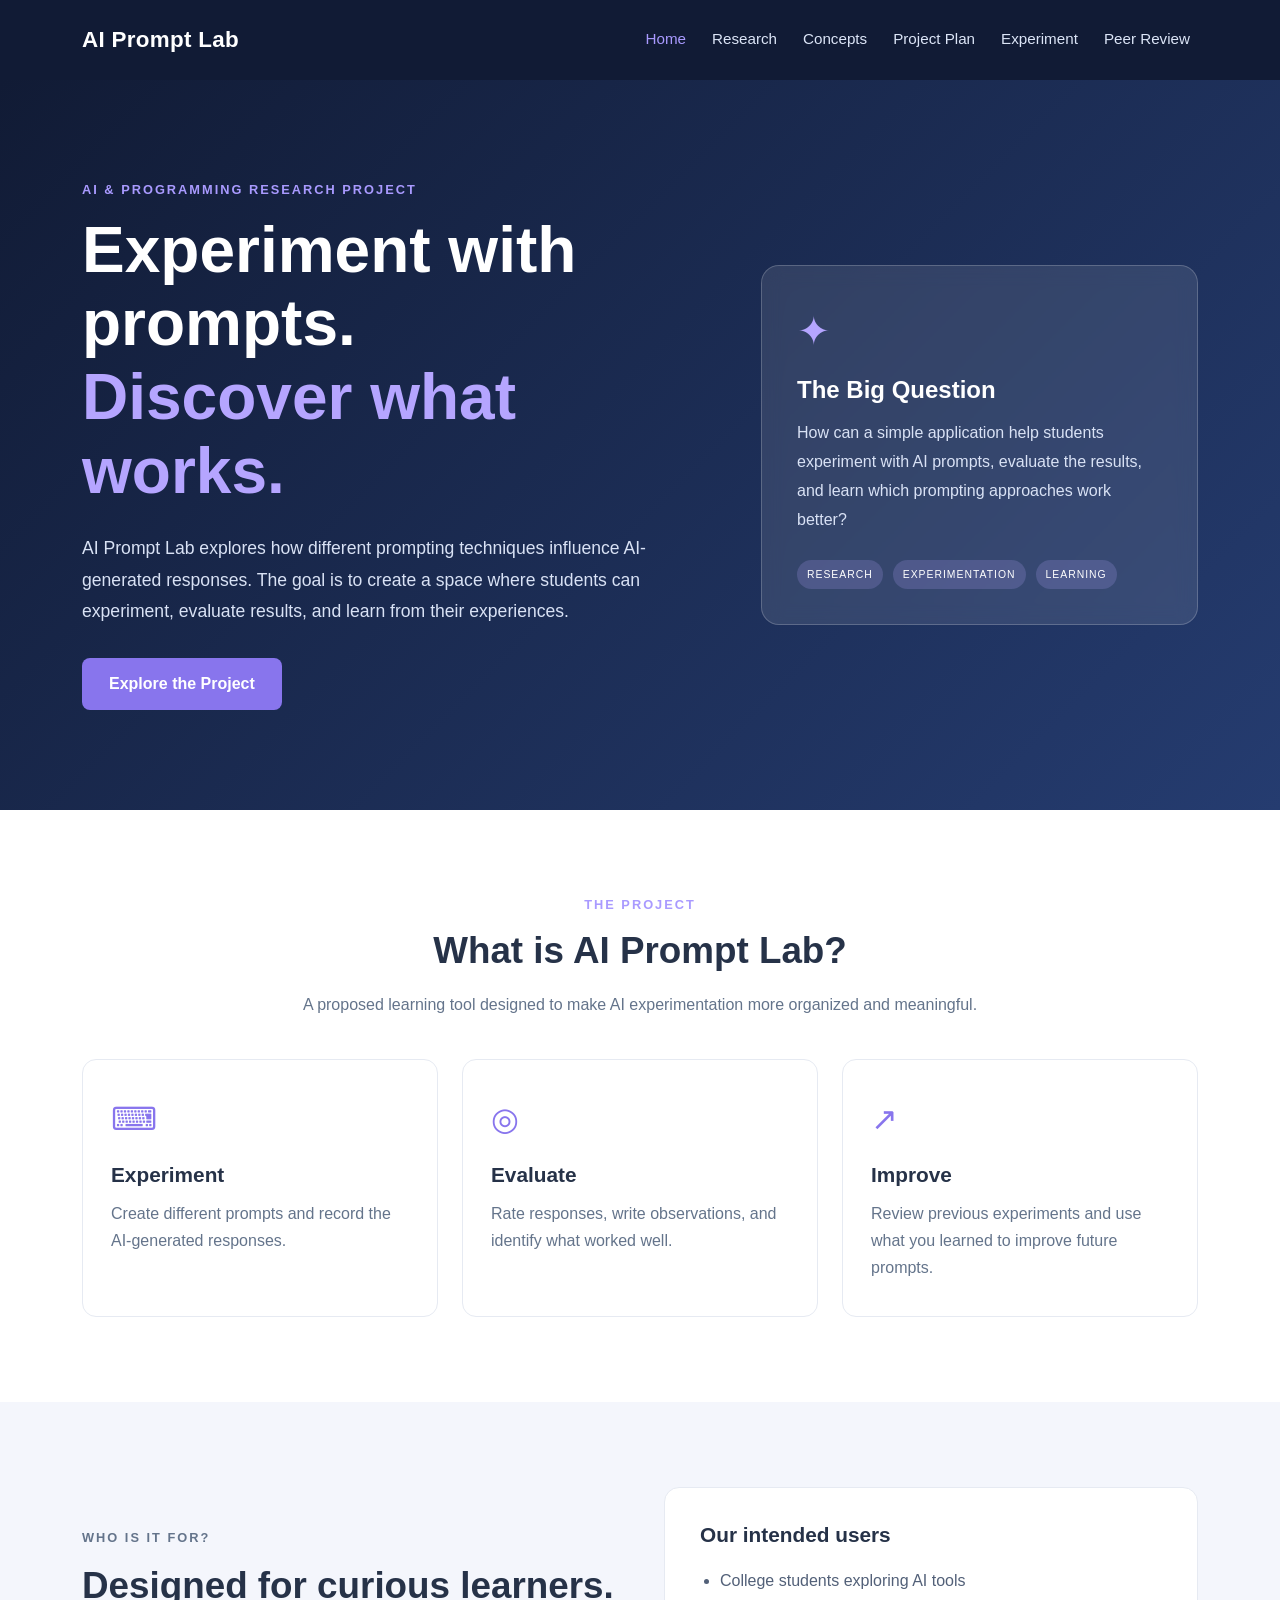
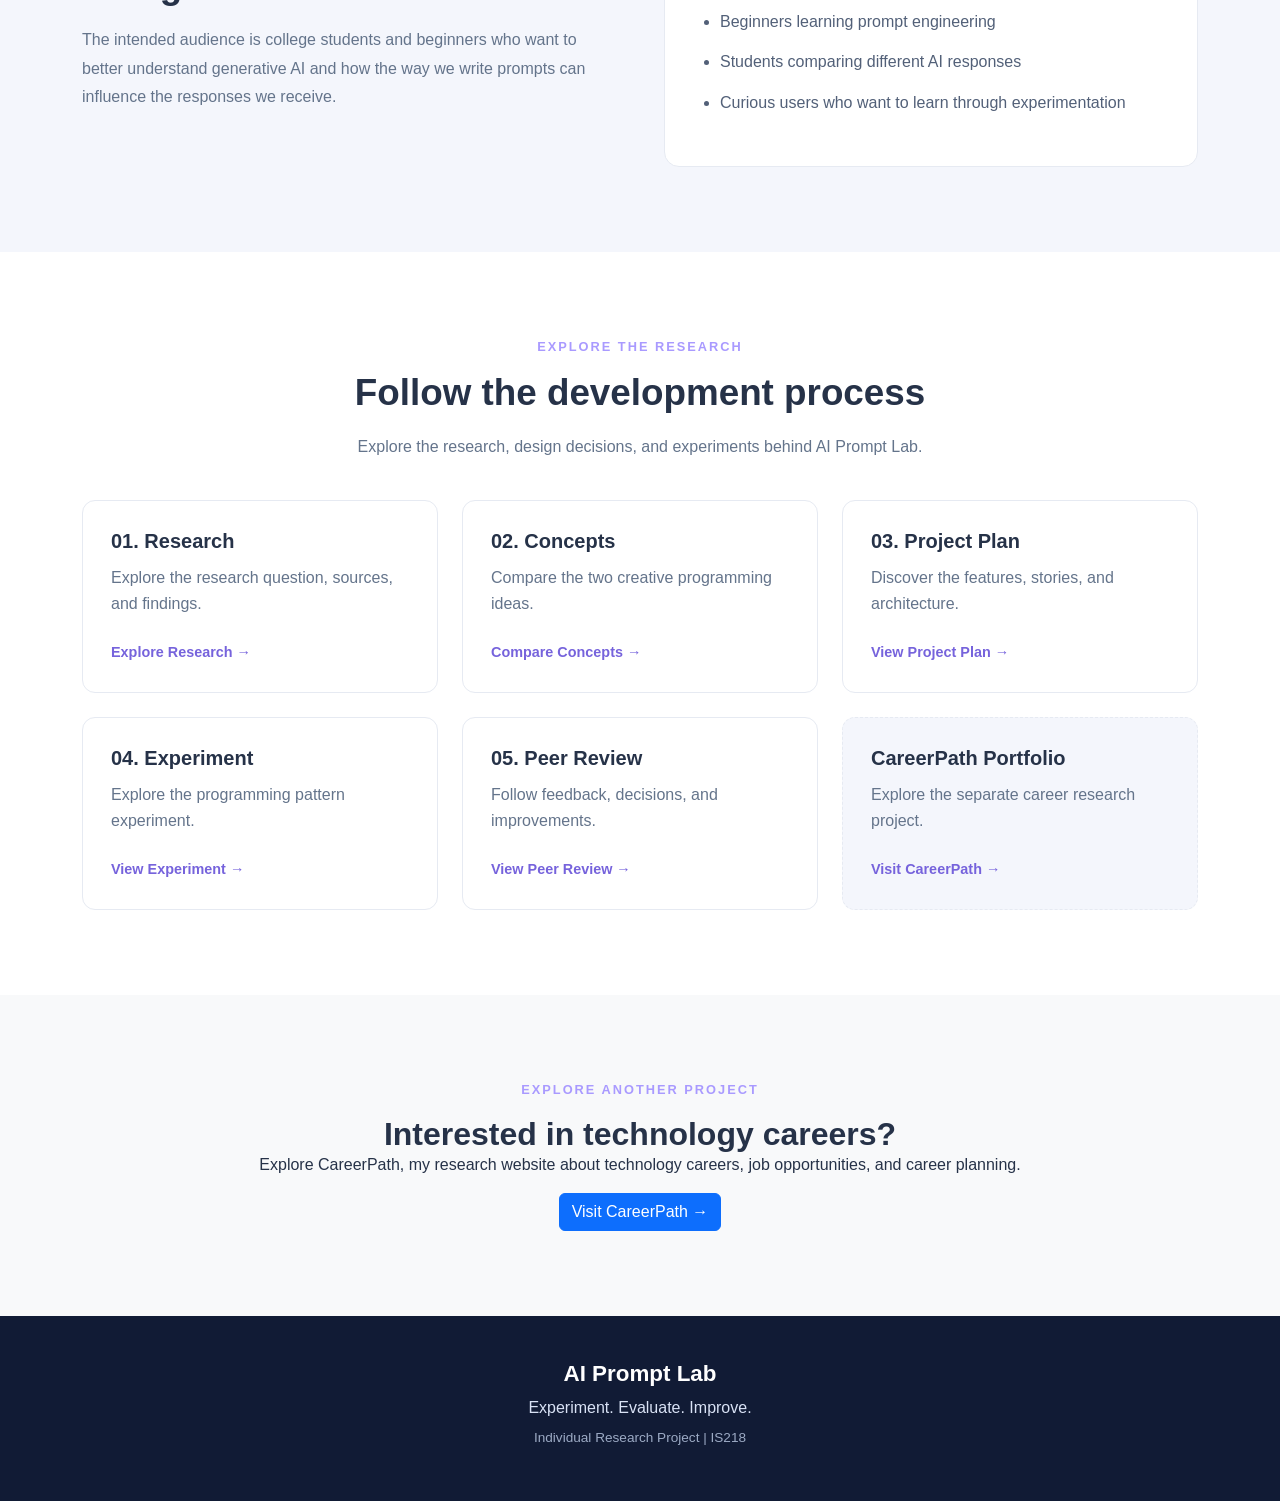
<file: index.html>
<!DOCTYPE html>
<html lang="en">
<head>
    <meta charset="UTF-8">
    <meta name="viewport" content="width=device-width, initial-scale=1.0">
    <title>AI Prompt Lab | Experiment. Evaluate. Improve.</title>

    <!-- Bootstrap CSS -->
    <link href="https://cdn.jsdelivr.net/npm/bootstrap@5.3.3/dist/css/bootstrap.min.css" rel="stylesheet">

    <!-- Custom CSS -->
    <link rel="stylesheet" href="css/style.css">
</head>
<body>

    <!-- Navigation -->
    <nav class="navbar navbar-expand-lg navbar-dark">
        <div class="container">
            <a class="navbar-brand fw-bold" href="index.html">
                AI Prompt Lab
            </a>

            <button class="navbar-toggler" type="button"
                    data-bs-toggle="collapse" data-bs-target="#mainNav"
                    aria-controls="mainNav" aria-expanded="false"
                    aria-label="Toggle navigation">
                <span class="navbar-toggler-icon"></span>
            </button>

            <div class="collapse navbar-collapse" id="mainNav">
                <ul class="navbar-nav ms-auto">
                    <li class="nav-item">
                        <a class="nav-link active" href="index.html">Home</a>
                    </li>
                    <li class="nav-item">
                        <a class="nav-link" href="research.html">Research</a>
                    </li>
                    <li class="nav-item">
                        <a class="nav-link" href="concepts.html">Concepts</a>
                    </li>
                    <li class="nav-item">
                        <a class="nav-link" href="project-plan.html">Project Plan</a>
                    </li>
                    <li class="nav-item">
                        <a class="nav-link" href="experiment.html">Experiment</a>
                    </li>
                    <li class="nav-item">
                        <a class="nav-link" href="review.html">Peer Review</a>
                    </li>
                </ul>
            </div>
        </div>
    </nav>

    <!-- Hero Section -->
    <header class="hero-section">
        <div class="container">
            <div class="row align-items-center g-5">
                <div class="col-lg-7">
                    <p class="hero-label">AI & PROGRAMMING RESEARCH PROJECT</p>

                    <h1>
                        Experiment with prompts.
                        <span>Discover what works.</span>
                    </h1>

                    <p class="hero-description">
                        AI Prompt Lab explores how different prompting
                        techniques influence AI-generated responses.
                        The goal is to create a space where students
                        can experiment, evaluate results, and learn
                        from their experiences.
                    </p>

                    <a href="project-plan.html" class="btn btn-primary-custom">
                        Explore the Project
                    </a>
                </div>

                <div class="col-lg-5">
                    <div class="hero-card">
                        <div class="hero-card-icon">✦</div>
                        <h3>The Big Question</h3>
                        <p>
                            How can a simple application help students
                            experiment with AI prompts, evaluate the
                            results, and learn which prompting
                            approaches work better?
                        </p>
                        <div class="hero-card-footer">
                            <span>RESEARCH</span>
                            <span>EXPERIMENTATION</span>
                            <span>LEARNING</span>
                        </div>
                    </div>
                </div>
            </div>
        </div>
    </header>

    <!-- Project Overview -->
    <section class="section-padding">
        <div class="container">
            <div class="section-heading text-center">
                <p class="section-label">THE PROJECT</p>
                <h2>What is AI Prompt Lab?</h2>
                <p>
                    A proposed learning tool designed to make AI
                    experimentation more organized and meaningful.
                </p>
            </div>

            <div class="row g-4 mt-3">
                <div class="col-md-4">
                    <div class="info-card">
                        <div class="info-icon">⌨</div>
                        <h3>Experiment</h3>
                        <p>
                            Create different prompts and record
                            the AI-generated responses.
                        </p>
                    </div>
                </div>

                <div class="col-md-4">
                    <div class="info-card">
                        <div class="info-icon">◎</div>
                        <h3>Evaluate</h3>
                        <p>
                            Rate responses, write observations,
                            and identify what worked well.
                        </p>
                    </div>
                </div>

                <div class="col-md-4">
                    <div class="info-card">
                        <div class="info-icon">↗</div>
                        <h3>Improve</h3>
                        <p>
                            Review previous experiments and use
                            what you learned to improve future prompts.
                        </p>
                    </div>
                </div>
            </div>
        </div>
    </section>

    <!-- Audience -->
    <section class="audience-section section-padding">
        <div class="container">
            <div class="row align-items-center g-5">
                <div class="col-lg-6">
                    <p class="section-label">WHO IS IT FOR?</p>
                    <h2>Designed for curious learners.</h2>
                    <p>
                        The intended audience is college students
                        and beginners who want to better understand
                        generative AI and how the way we write prompts
                        can influence the responses we receive.
                    </p>
                </div>

                <div class="col-lg-6">
                    <div class="audience-card">
                        <h3>Our intended users</h3>
                        <ul>
                            <li>College students exploring AI tools</li>
                            <li>Beginners learning prompt engineering</li>
                            <li>Students comparing different AI responses</li>
                            <li>Curious users who want to learn through experimentation</li>
                        </ul>
                    </div>
                </div>
            </div>
        </div>
    </section>

    <!-- Research Navigation -->
    <section class="section-padding">
        <div class="container">
            <div class="section-heading text-center">
                <p class="section-label">EXPLORE THE RESEARCH</p>
                <h2>Follow the development process</h2>
                <p>
                    Explore the research, design decisions,
                    and experiments behind AI Prompt Lab.
                </p>
            </div>

            <div class="row g-4 mt-3">
                <div class="col-md-4">
                    <a href="research.html" class="navigation-card">
                        <h3>01. Research</h3>
                        <p>Explore the research question, sources, and findings.</p>
                        <span>Explore Research →</span>
                    </a>
                </div>

                <div class="col-md-4">
                    <a href="concepts.html" class="navigation-card">
                        <h3>02. Concepts</h3>
                        <p>Compare the two creative programming ideas.</p>
                        <span>Compare Concepts →</span>
                    </a>
                </div>

                <div class="col-md-4">
                    <a href="project-plan.html" class="navigation-card">
                        <h3>03. Project Plan</h3>
                        <p>Discover the features, stories, and architecture.</p>
                        <span>View Project Plan →</span>
                    </a>
                </div>

                <div class="col-md-4">
                    <a href="experiment.html" class="navigation-card">
                        <h3>04. Experiment</h3>
                        <p>Explore the programming pattern experiment.</p>
                        <span>View Experiment →</span>
                    </a>
                </div>

                <div class="col-md-4">
                    <a href="review.html" class="navigation-card">
                        <h3>05. Peer Review</h3>
                        <p>Follow feedback, decisions, and improvements.</p>
                        <span>View Peer Review →</span>
                    </a>
                </div>

            
<div class="col-md-4">
    <a href="https://jmb26243.github.io/careerpath/"
       class="navigation-card portfolio-card"
       target="_blank"
       rel="noopener noreferrer">

        <h3>CareerPath Portfolio</h3>
        <p>Explore the separate career research project.</p>
        <span>Visit CareerPath →</span>

    </a>
</div>

                </div>
            </div>
        </div>
    </section>

    <!-- Related Project -->
<section class="section-padding bg-light">
    <div class="container text-center">
        <p class="section-label">EXPLORE ANOTHER PROJECT</p>
        <h2 class="section-heading">Interested in technology careers?</h2>
        <p>
            Explore CareerPath, my research website about technology
            careers, job opportunities, and career planning.
        </p>

  <a href="https://jmb26243.github.io/careerpath/"
   class="btn btn-primary"
   target="_blank"
   rel="noopener noreferrer">
    Visit CareerPath →
</a> 
    </div>
</section>

    <!-- Footer -->
    <footer class="site-footer">
        <div class="container text-center">
            <h3>AI Prompt Lab</h3>
            <p>Experiment. Evaluate. Improve.</p>
            <p class="footer-small">
                Individual Research Project | IS218
            </p>
        </div>
    </footer>

    <!-- Bootstrap JavaScript -->
    <script src="https://cdn.jsdelivr.net/npm/bootstrap@5.3.3/dist/js/bootstrap.bundle.min.js"></script>

</body>
</html>
</file>
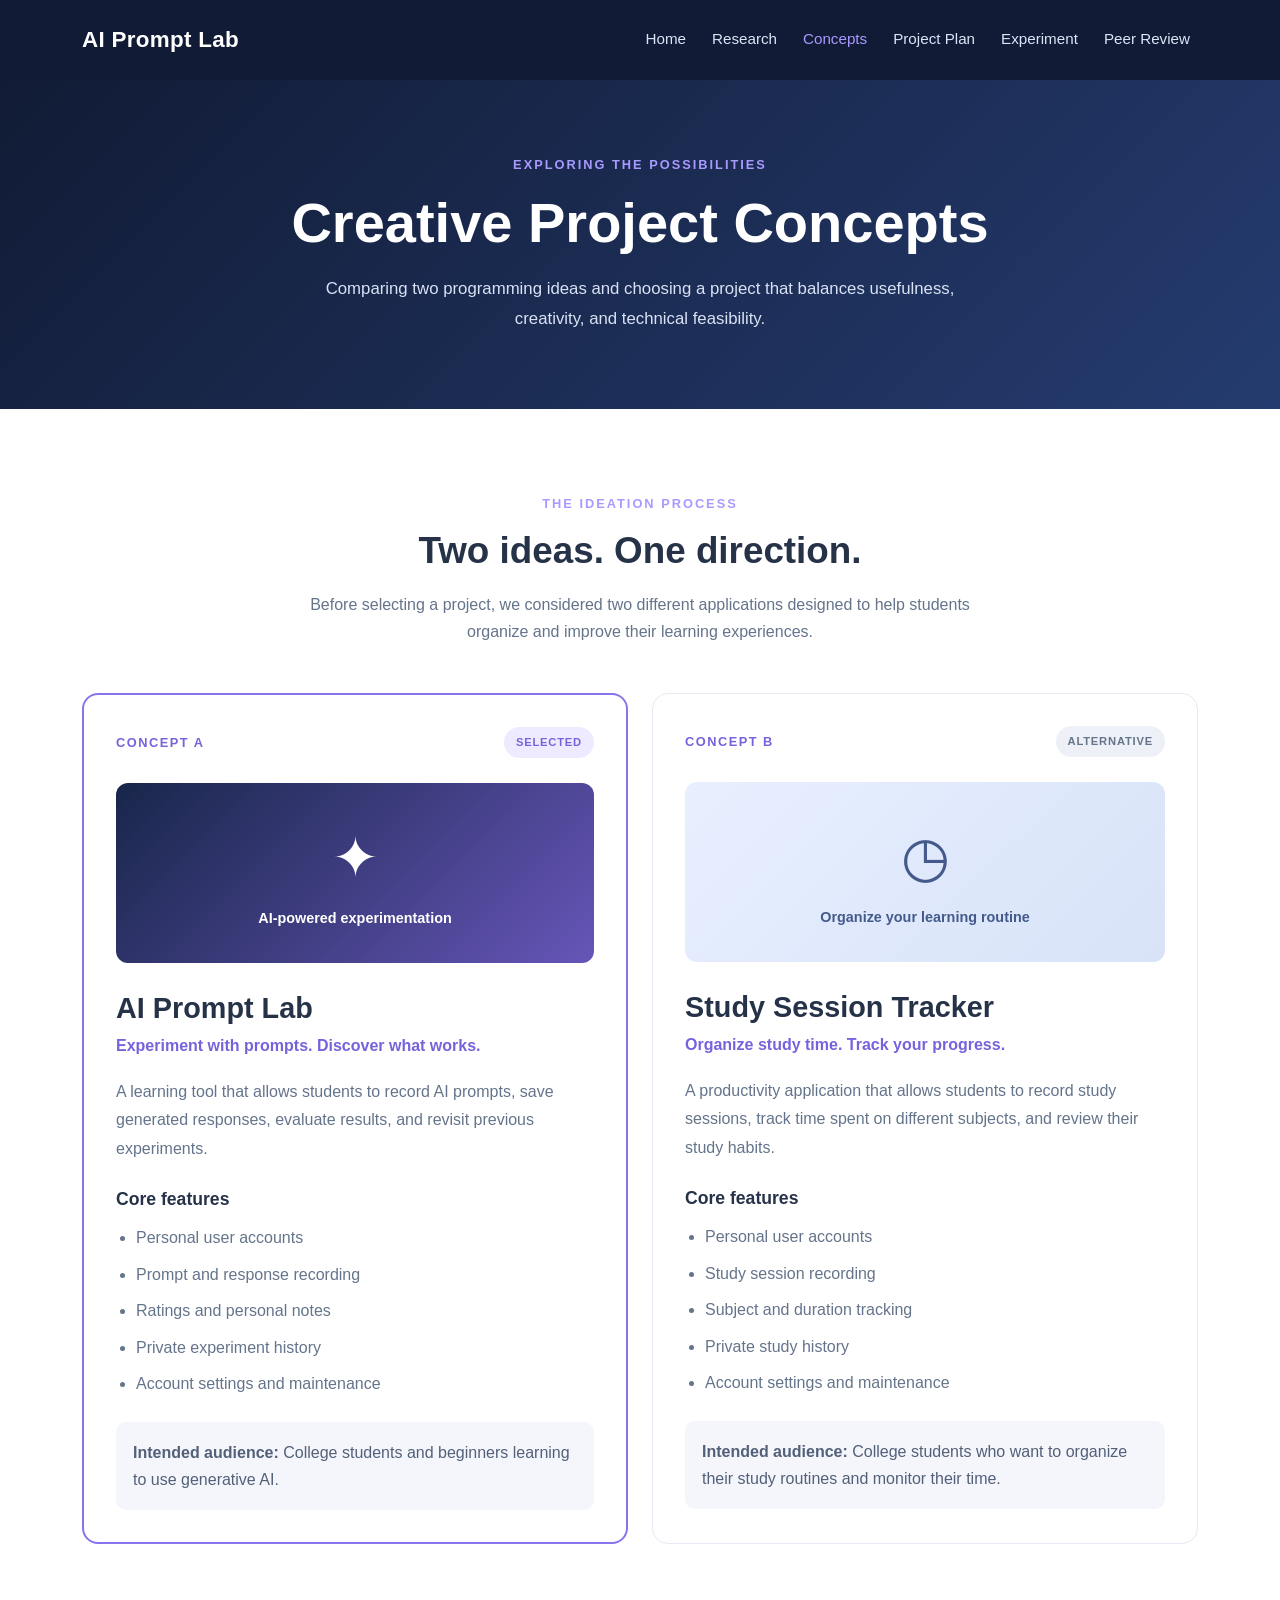
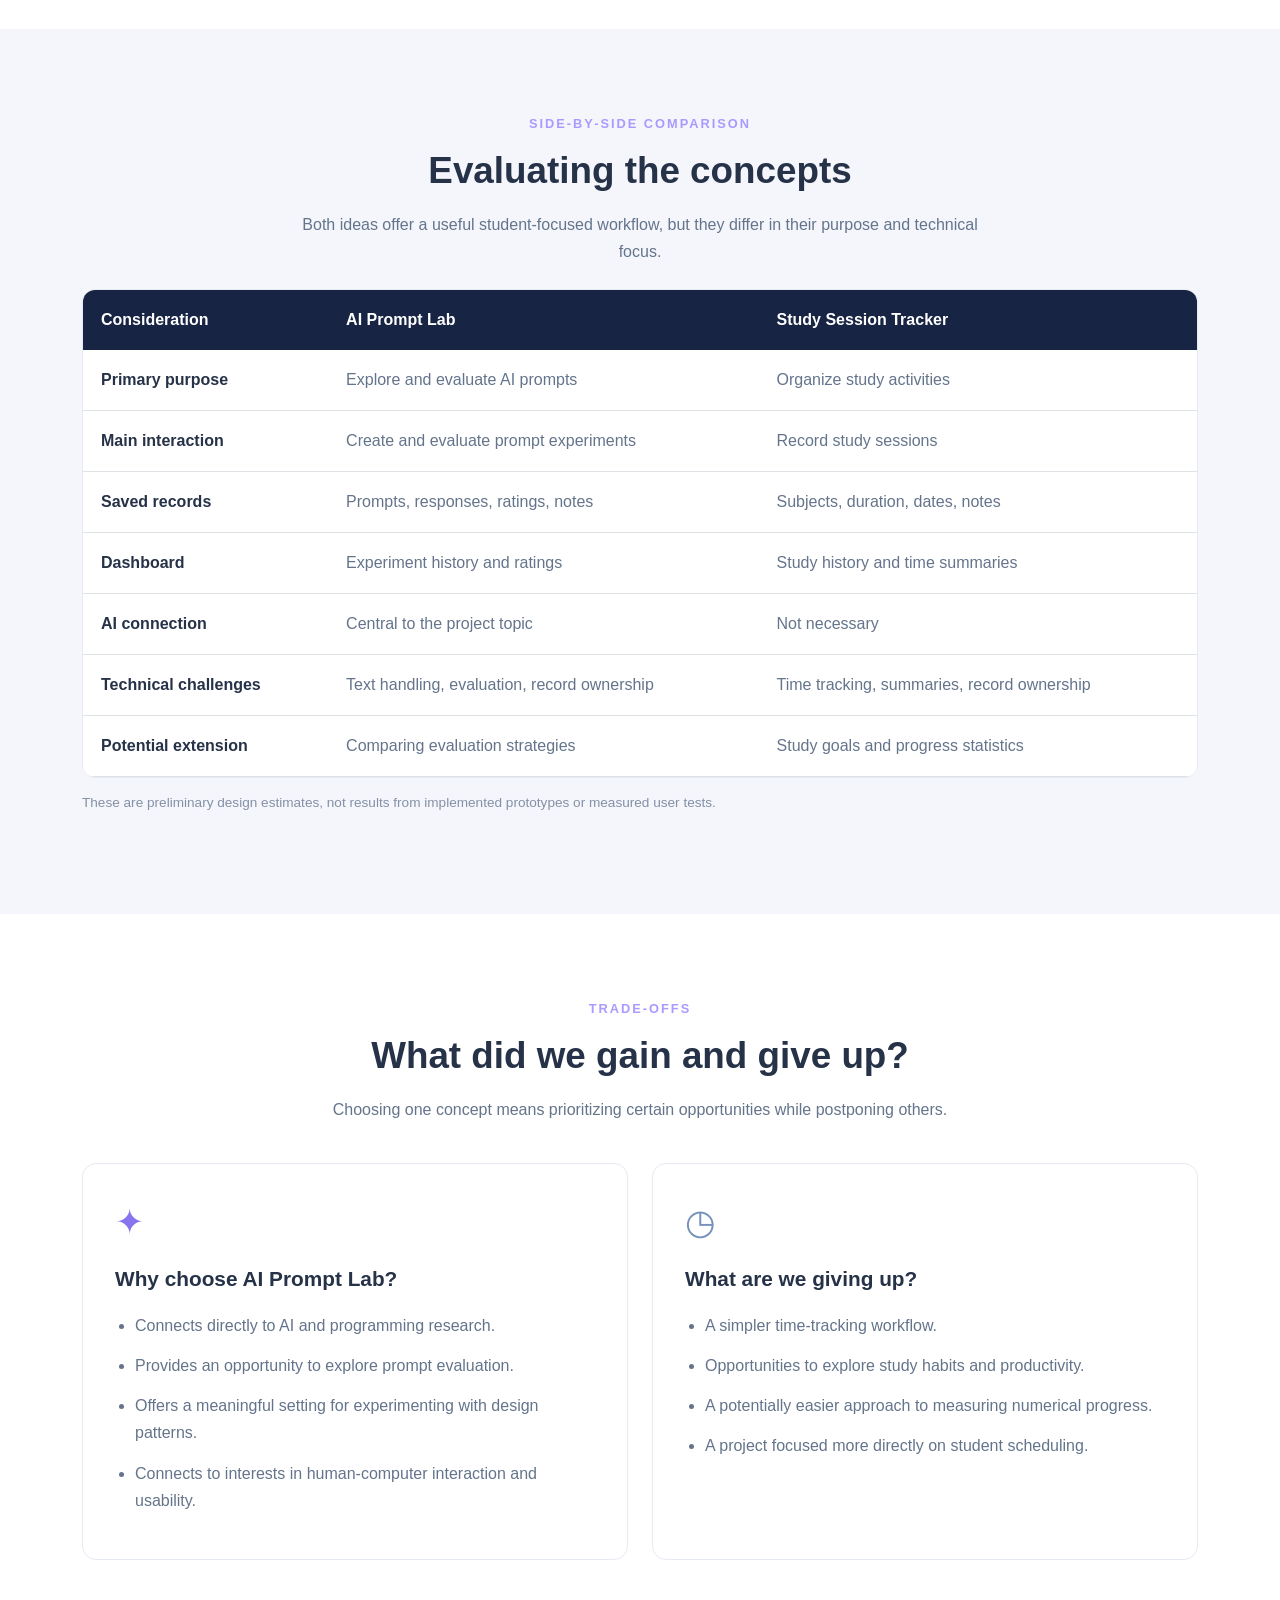
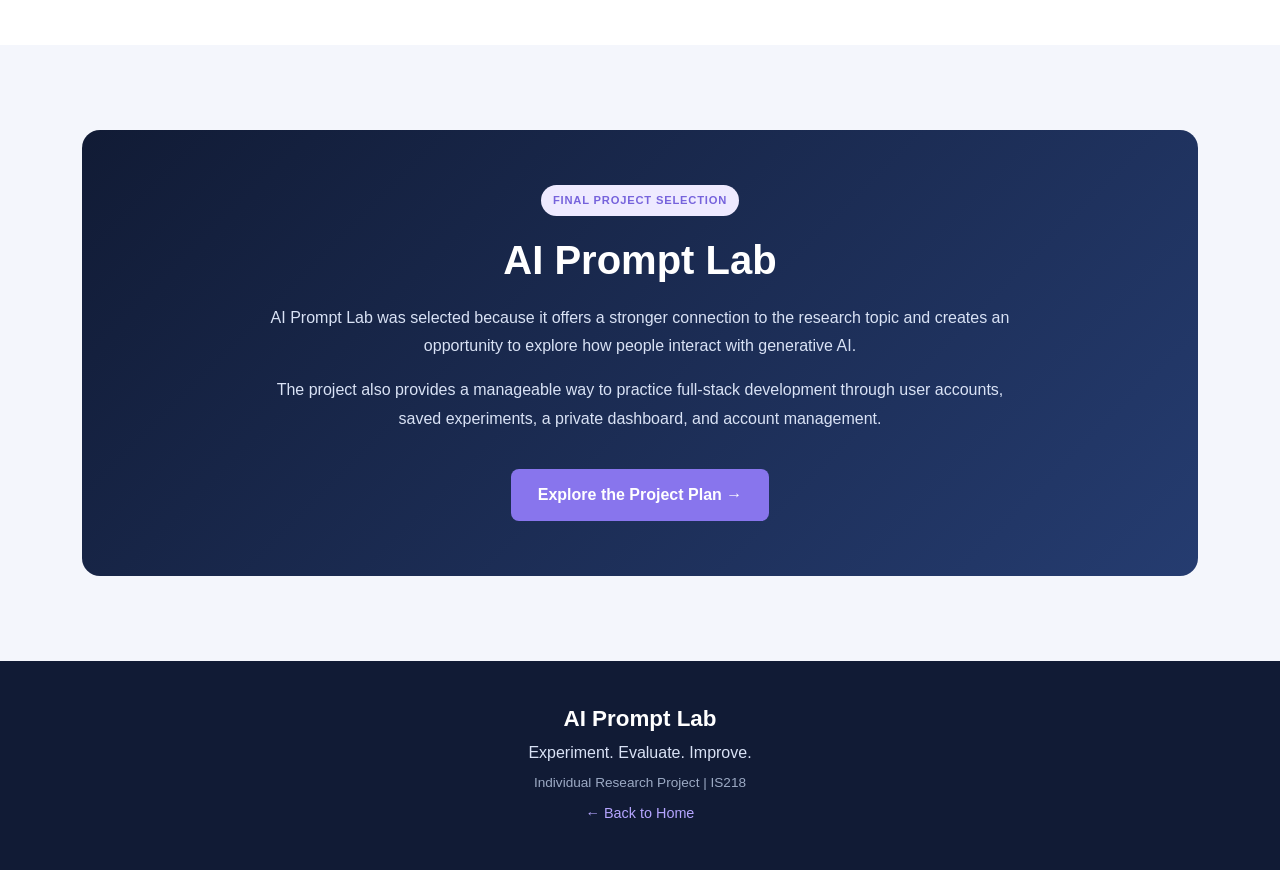
<file: concepts.html>
<!DOCTYPE html>
<html lang="en">
<head>
    <meta charset="UTF-8">
    <meta name="viewport" content="width=device-width, initial-scale=1.0">
    <title>Concepts | AI Prompt Lab</title>

    <!-- Bootstrap CSS -->
    <link href="https://cdn.jsdelivr.net/npm/bootstrap@5.3.3/dist/css/bootstrap.min.css" rel="stylesheet">

    <!-- Custom CSS -->
    <link rel="stylesheet" href="css/style.css">
</head>
<body>

    <!-- Navigation -->
    <nav class="navbar navbar-expand-lg navbar-dark">
        <div class="container">
            <a class="navbar-brand fw-bold" href="index.html">
                AI Prompt Lab
            </a>

            <button class="navbar-toggler" type="button"
                    data-bs-toggle="collapse" data-bs-target="#mainNav"
                    aria-controls="mainNav" aria-expanded="false"
                    aria-label="Toggle navigation">
                <span class="navbar-toggler-icon"></span>
            </button>

            <div class="collapse navbar-collapse" id="mainNav">
                <ul class="navbar-nav ms-auto">
                    <li class="nav-item">
                        <a class="nav-link" href="index.html">Home</a>
                    </li>
                    <li class="nav-item">
                        <a class="nav-link" href="research.html">Research</a>
                    </li>
                    <li class="nav-item">
                        <a class="nav-link active" href="concepts.html">Concepts</a>
                    </li>
                    <li class="nav-item">
                        <a class="nav-link" href="project-plan.html">Project Plan</a>
                    </li>
                    <li class="nav-item">
                        <a class="nav-link" href="experiment.html">Experiment</a>
                    </li>
                    <li class="nav-item">
                        <a class="nav-link" href="review.html">Peer Review</a>
                    </li>
                </ul>
            </div>
        </div>
    </nav>

    <!-- Page Hero -->
    <header class="page-hero">
        <div class="container">
            <p class="hero-label">EXPLORING THE POSSIBILITIES</p>
            <h1>Creative Project Concepts</h1>
            <p>
                Comparing two programming ideas and choosing
                a project that balances usefulness, creativity,
                and technical feasibility.
            </p>
        </div>
    </header>

    <!-- Introduction -->
    <section class="section-padding">
        <div class="container">
            <div class="section-heading text-center">
                <p class="section-label">THE IDEATION PROCESS</p>
                <h2>Two ideas. One direction.</h2>
                <p>
                    Before selecting a project, we considered two
                    different applications designed to help students
                    organize and improve their learning experiences.
                </p>
            </div>

            <div class="row g-4 mt-4">

                <!-- Concept A -->
                <div class="col-lg-6">
                    <div class="concept-card selected-concept">
                        <div class="concept-card-top">
                            <span class="concept-number">CONCEPT A</span>
                            <span class="selected-label">SELECTED</span>
                        </div>

                        <div class="concept-illustration ai-illustration">
                            <div class="illustration-symbol">✦</div>
                            <div class="illustration-caption">
                                AI-powered experimentation
                            </div>
                        </div>

                        <h2>AI Prompt Lab</h2>

                        <p class="concept-tagline">
                            Experiment with prompts. Discover what works.
                        </p>

                        <p>
                            A learning tool that allows students to
                            record AI prompts, save generated responses,
                            evaluate results, and revisit previous
                            experiments.
                        </p>

                        <h3>Core features</h3>
                        <ul>
                            <li>Personal user accounts</li>
                            <li>Prompt and response recording</li>
                            <li>Ratings and personal notes</li>
                            <li>Private experiment history</li>
                            <li>Account settings and maintenance</li>
                        </ul>

                        <div class="concept-audience">
                            <strong>Intended audience:</strong>
                            College students and beginners learning
                            to use generative AI.
                        </div>
                    </div>
                </div>

                <!-- Concept B -->
                <div class="col-lg-6">
                    <div class="concept-card">
                        <div class="concept-card-top">
                            <span class="concept-number">CONCEPT B</span>
                            <span class="alternative-label">ALTERNATIVE</span>
                        </div>

                        <div class="concept-illustration study-illustration">
                            <div class="illustration-symbol">◷</div>
                            <div class="illustration-caption">
                                Organize your learning routine
                            </div>
                        </div>

                        <h2>Study Session Tracker</h2>

                        <p class="concept-tagline">
                            Organize study time. Track your progress.
                        </p>

                        <p>
                            A productivity application that allows
                            students to record study sessions,
                            track time spent on different subjects,
                            and review their study habits.
                        </p>

                        <h3>Core features</h3>
                        <ul>
                            <li>Personal user accounts</li>
                            <li>Study session recording</li>
                            <li>Subject and duration tracking</li>
                            <li>Private study history</li>
                            <li>Account settings and maintenance</li>
                        </ul>

                        <div class="concept-audience">
                            <strong>Intended audience:</strong>
                            College students who want to organize
                            their study routines and monitor their time.
                        </div>
                    </div>
                </div>

            </div>
        </div>
    </section>

    <!-- Comparison Table -->
    <section class="comparison-section section-padding">
        <div class="container">
            <div class="section-heading text-center">
                <p class="section-label">SIDE-BY-SIDE COMPARISON</p>
                <h2>Evaluating the concepts</h2>
                <p>
                    Both ideas offer a useful student-focused workflow,
                    but they differ in their purpose and technical focus.
                </p>
            </div>

            <div class="comparison-table-wrapper mt-4">
                <table class="table comparison-table">
                    <thead>
                        <tr>
                            <th>Consideration</th>
                            <th>AI Prompt Lab</th>
                            <th>Study Session Tracker</th>
                        </tr>
                    </thead>
                    <tbody>
                        <tr>
                            <th>Primary purpose</th>
                            <td>Explore and evaluate AI prompts</td>
                            <td>Organize study activities</td>
                        </tr>
                        <tr>
                            <th>Main interaction</th>
                            <td>Create and evaluate prompt experiments</td>
                            <td>Record study sessions</td>
                        </tr>
                        <tr>
                            <th>Saved records</th>
                            <td>Prompts, responses, ratings, notes</td>
                            <td>Subjects, duration, dates, notes</td>
                        </tr>
                        <tr>
                            <th>Dashboard</th>
                            <td>Experiment history and ratings</td>
                            <td>Study history and time summaries</td>
                        </tr>
                        <tr>
                            <th>AI connection</th>
                            <td>Central to the project topic</td>
                            <td>Not necessary</td>
                        </tr>
                        <tr>
                            <th>Technical challenges</th>
                            <td>Text handling, evaluation, record ownership</td>
                            <td>Time tracking, summaries, record ownership</td>
                        </tr>
                        <tr>
                            <th>Potential extension</th>
                            <td>Comparing evaluation strategies</td>
                            <td>Study goals and progress statistics</td>
                        </tr>
                    </tbody>
                </table>
            </div>

            <p class="comparison-note">
                These are preliminary design estimates, not results
                from implemented prototypes or measured user tests.
            </p>
        </div>
    </section>

    <!-- Tradeoffs -->
    <section class="section-padding">
        <div class="container">
            <div class="section-heading text-center">
                <p class="section-label">TRADE-OFFS</p>
                <h2>What did we gain and give up?</h2>
                <p>
                    Choosing one concept means prioritizing certain
                    opportunities while postponing others.
                </p>
            </div>

            <div class="row g-4 mt-3">
                <div class="col-md-6">
                    <div class="tradeoff-card">
                        <div class="tradeoff-icon">✦</div>
                        <h3>Why choose AI Prompt Lab?</h3>
                        <ul>
                            <li>Connects directly to AI and programming research.</li>
                            <li>Provides an opportunity to explore prompt evaluation.</li>
                            <li>Offers a meaningful setting for experimenting with design patterns.</li>
                            <li>Connects to interests in human-computer interaction and usability.</li>
                        </ul>
                    </div>
                </div>

                <div class="col-md-6">
                    <div class="tradeoff-card alternative-tradeoff">
                        <div class="tradeoff-icon">◷</div>
                        <h3>What are we giving up?</h3>
                        <ul>
                            <li>A simpler time-tracking workflow.</li>
                            <li>Opportunities to explore study habits and productivity.</li>
                            <li>A potentially easier approach to measuring numerical progress.</li>
                            <li>A project focused more directly on student scheduling.</li>
                        </ul>
                    </div>
                </div>
            </div>
        </div>
    </section>

    <!-- Final Decision -->
    <section class="decision-section section-padding">
        <div class="container">
            <div class="decision-card">
                <span class="selected-label">FINAL PROJECT SELECTION</span>
                <h2>AI Prompt Lab</h2>
                <p>
                    AI Prompt Lab was selected because it offers a
                    stronger connection to the research topic and
                    creates an opportunity to explore how people
                    interact with generative AI.
                </p>
                <p>
                    The project also provides a manageable way to
                    practice full-stack development through user
                    accounts, saved experiments, a private dashboard,
                    and account management.
                </p>
                <a href="project-plan.html" class="btn btn-primary-custom">
                    Explore the Project Plan →
                </a>
            </div>
        </div>
    </section>

    <!-- Footer -->
    <footer class="site-footer">
        <div class="container text-center">
            <h3>AI Prompt Lab</h3>
            <p>Experiment. Evaluate. Improve.</p>
            <p class="footer-small">
                Individual Research Project | IS218
            </p>
            <a href="index.html">← Back to Home</a>
        </div>
    </footer>

    <!-- Bootstrap JavaScript -->
    <script src="https://cdn.jsdelivr.net/npm/bootstrap@5.3.3/dist/js/bootstrap.bundle.min.js"></script>

</body>
</html>
</file>
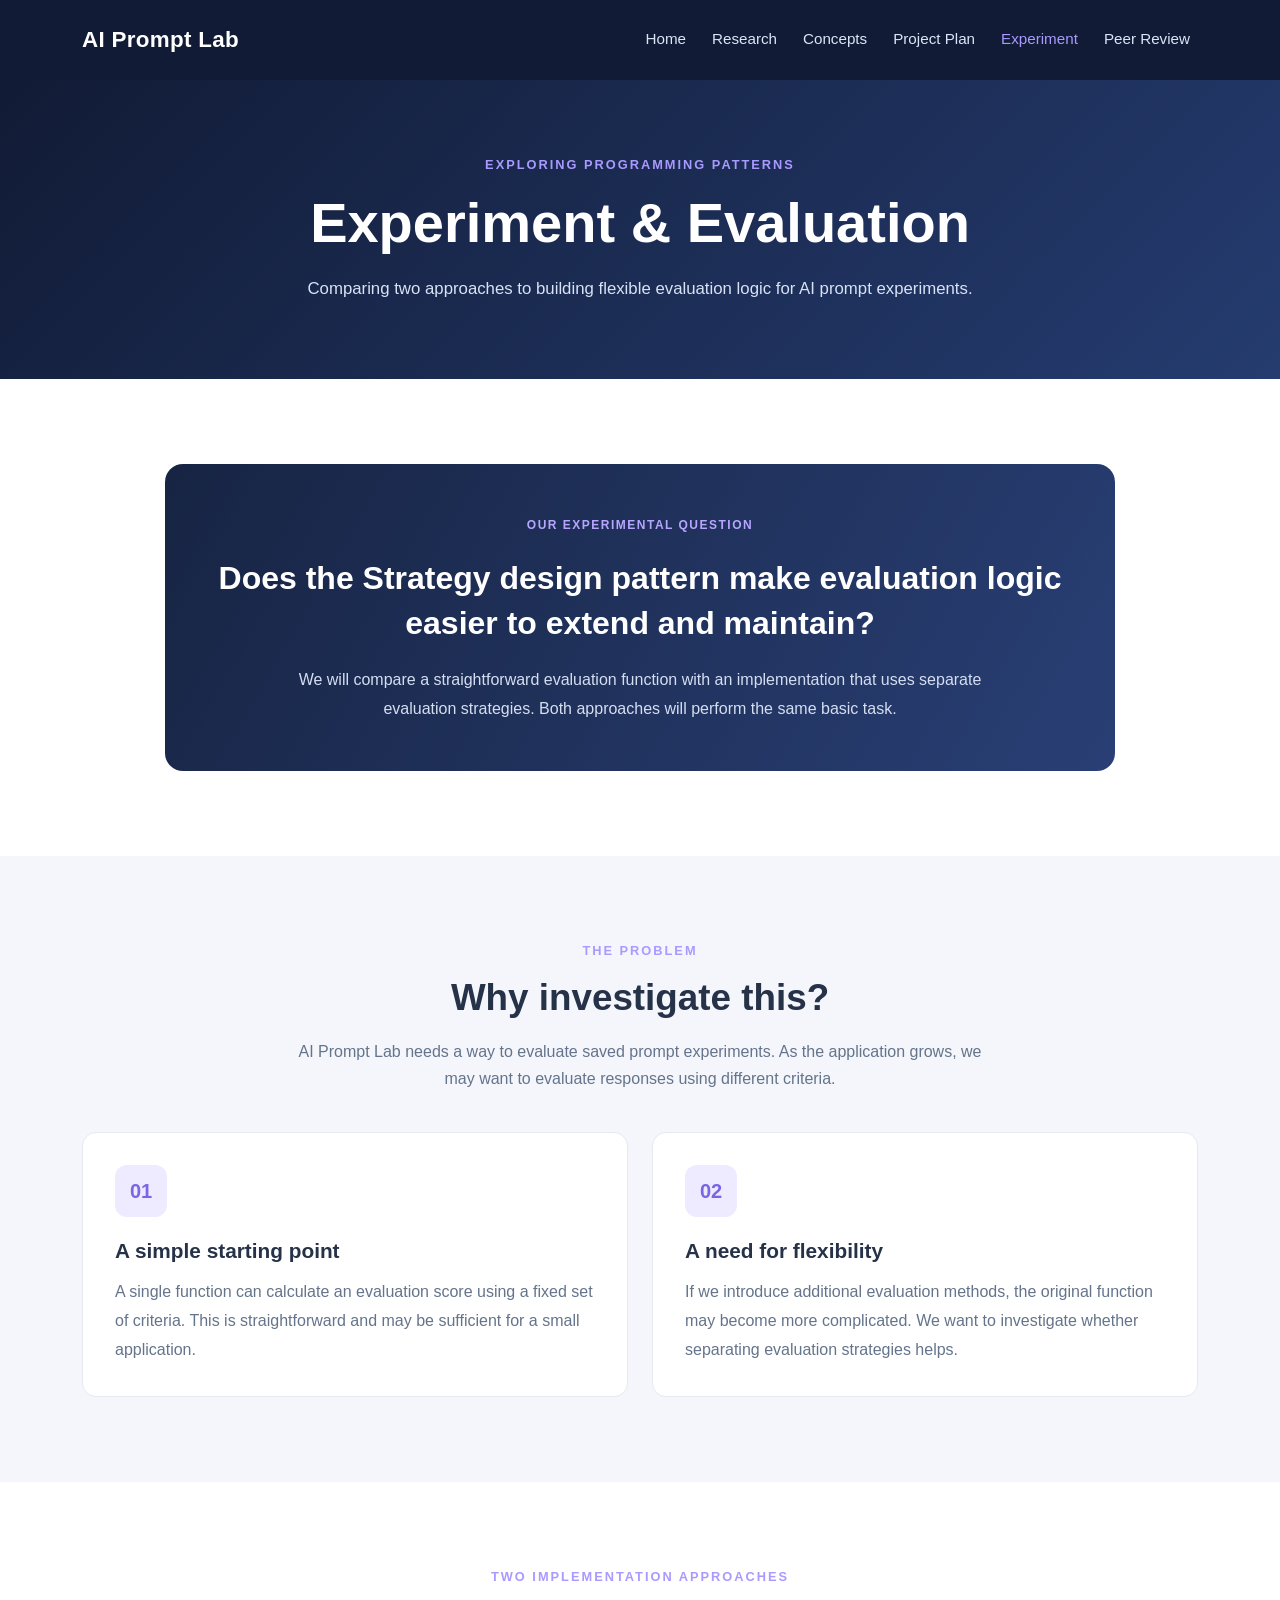
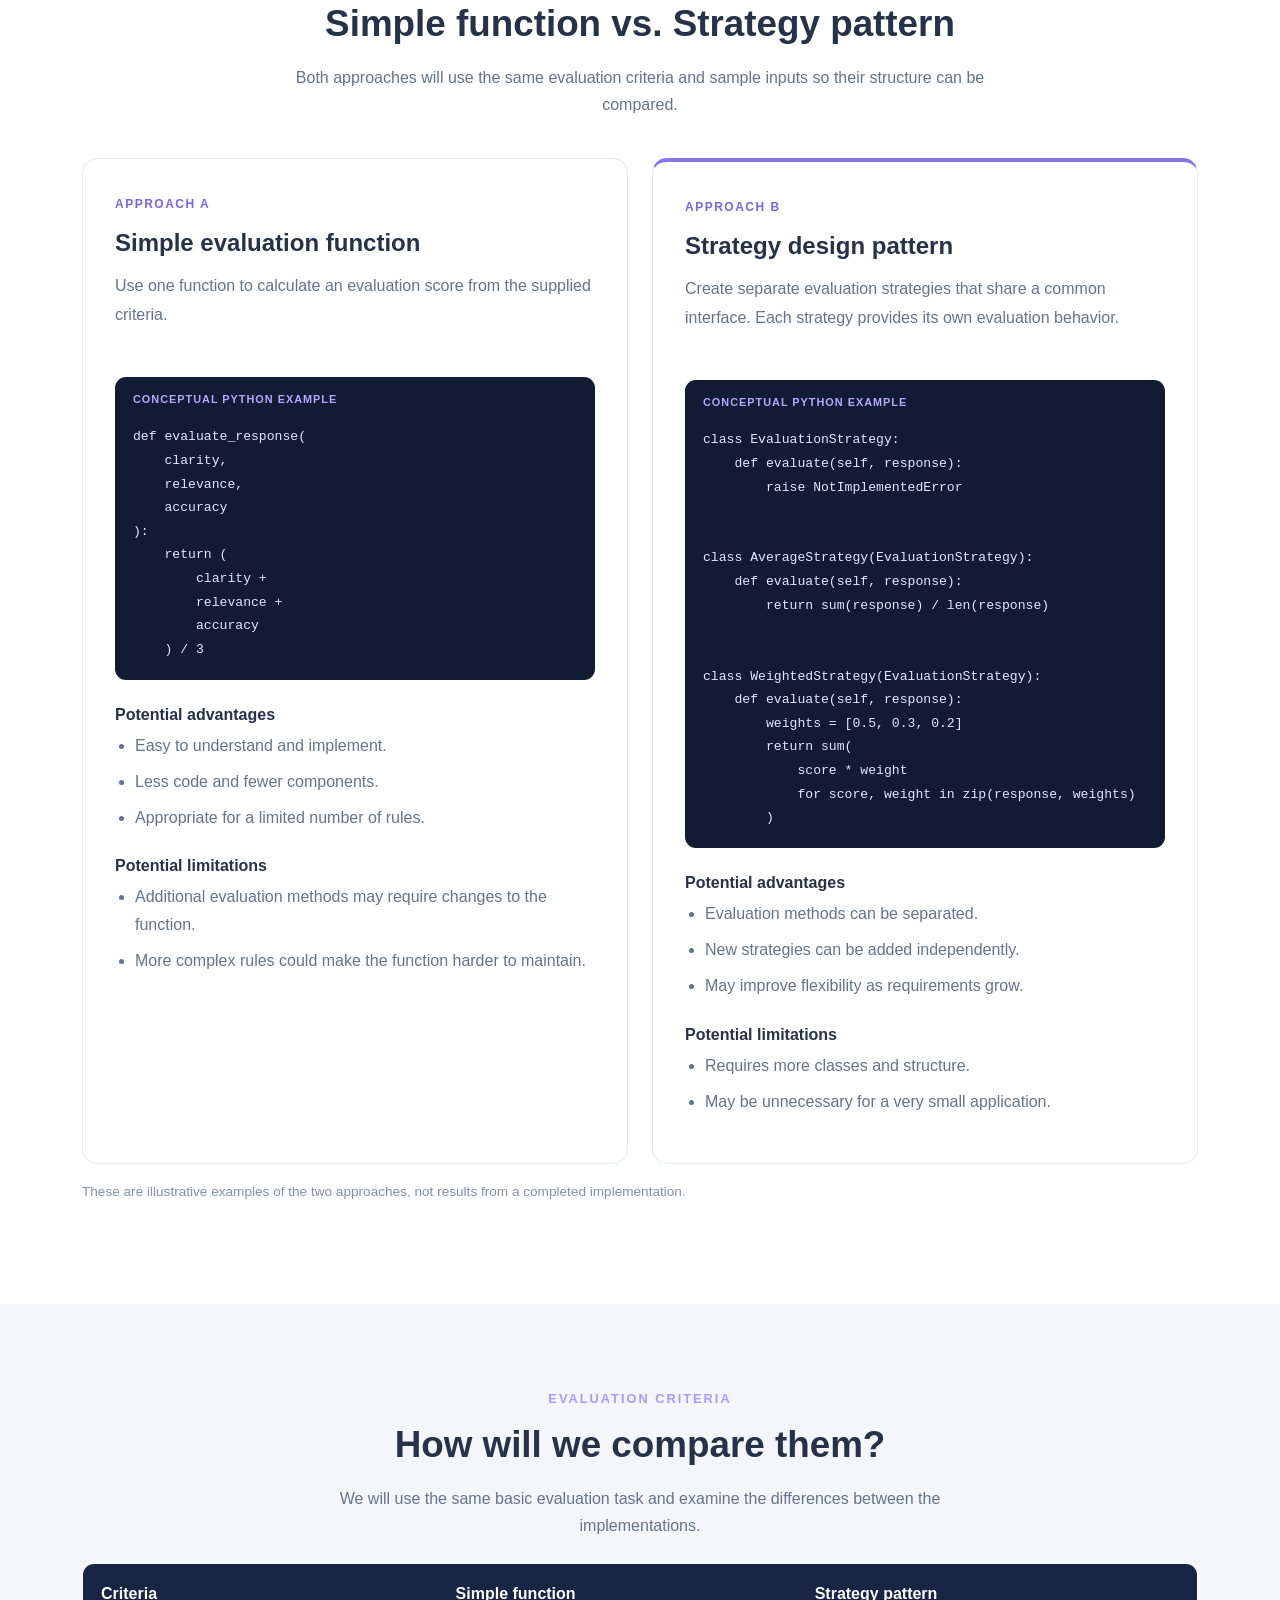
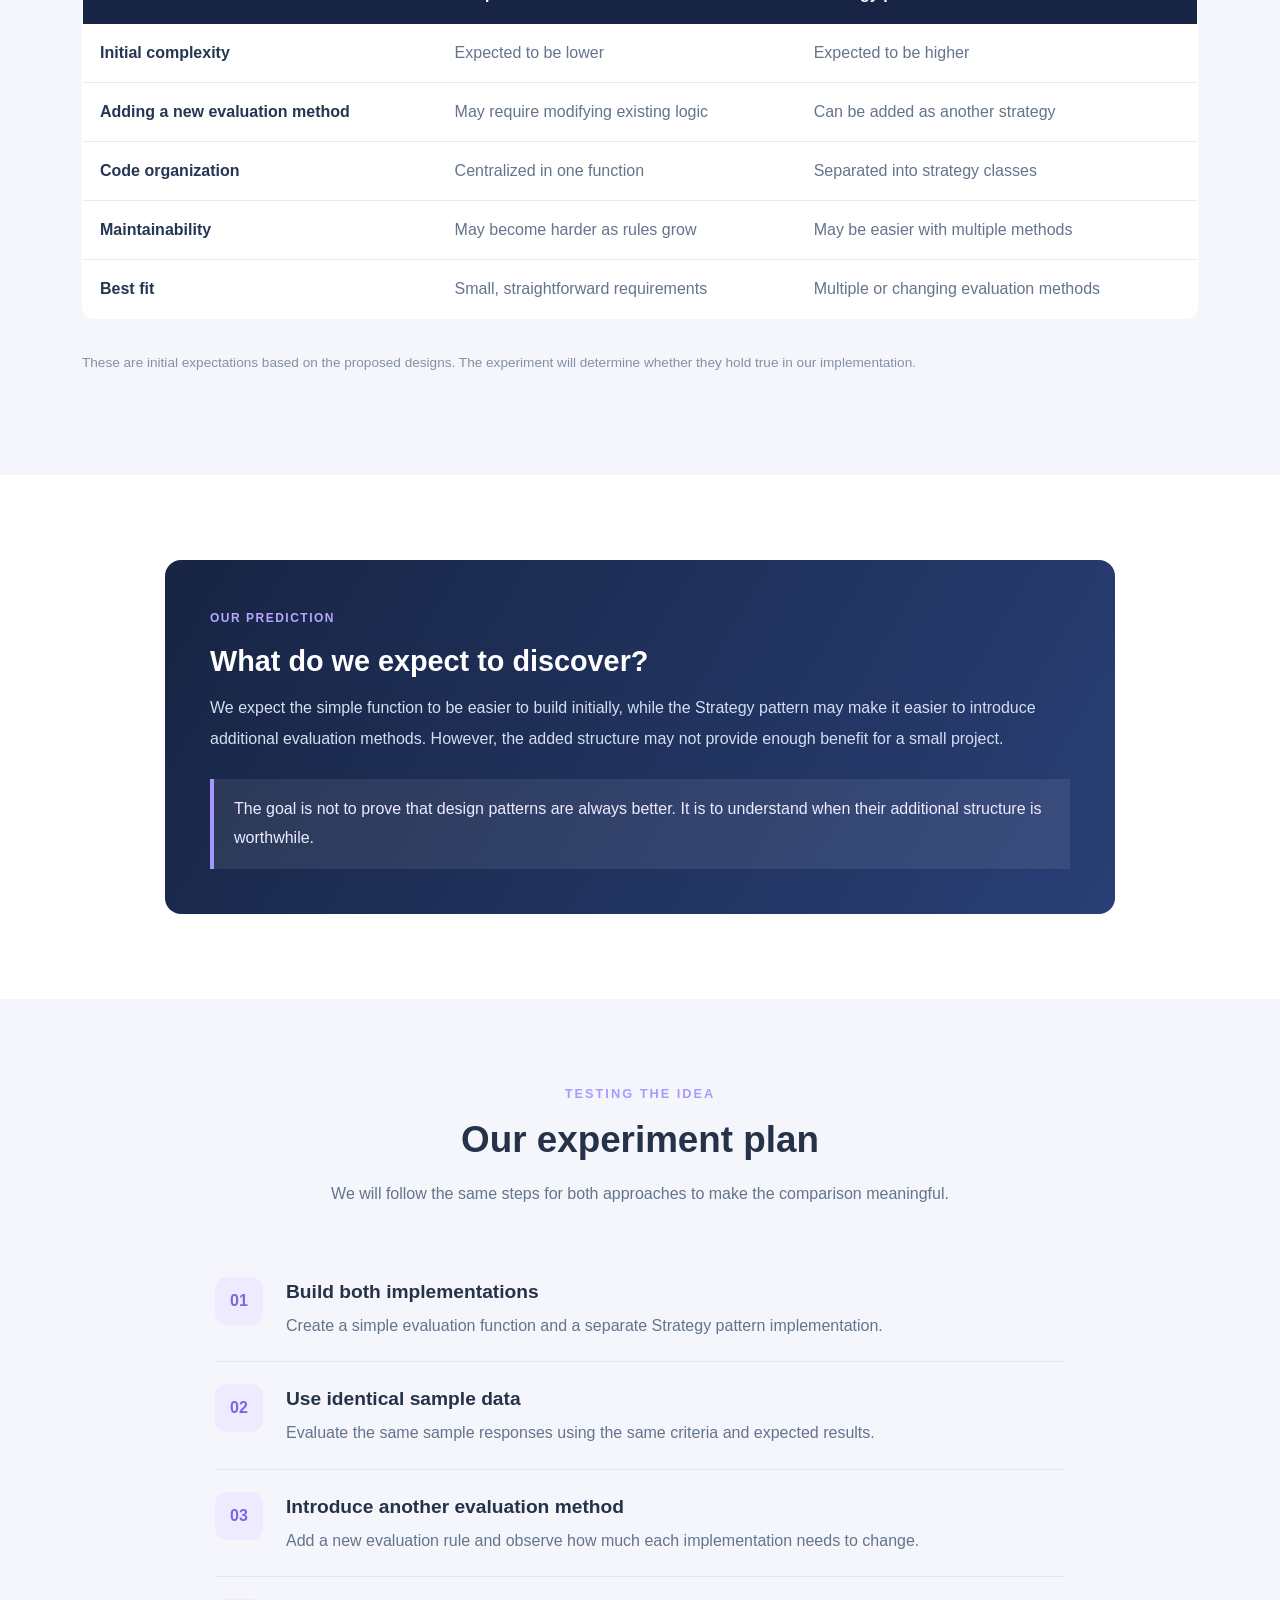
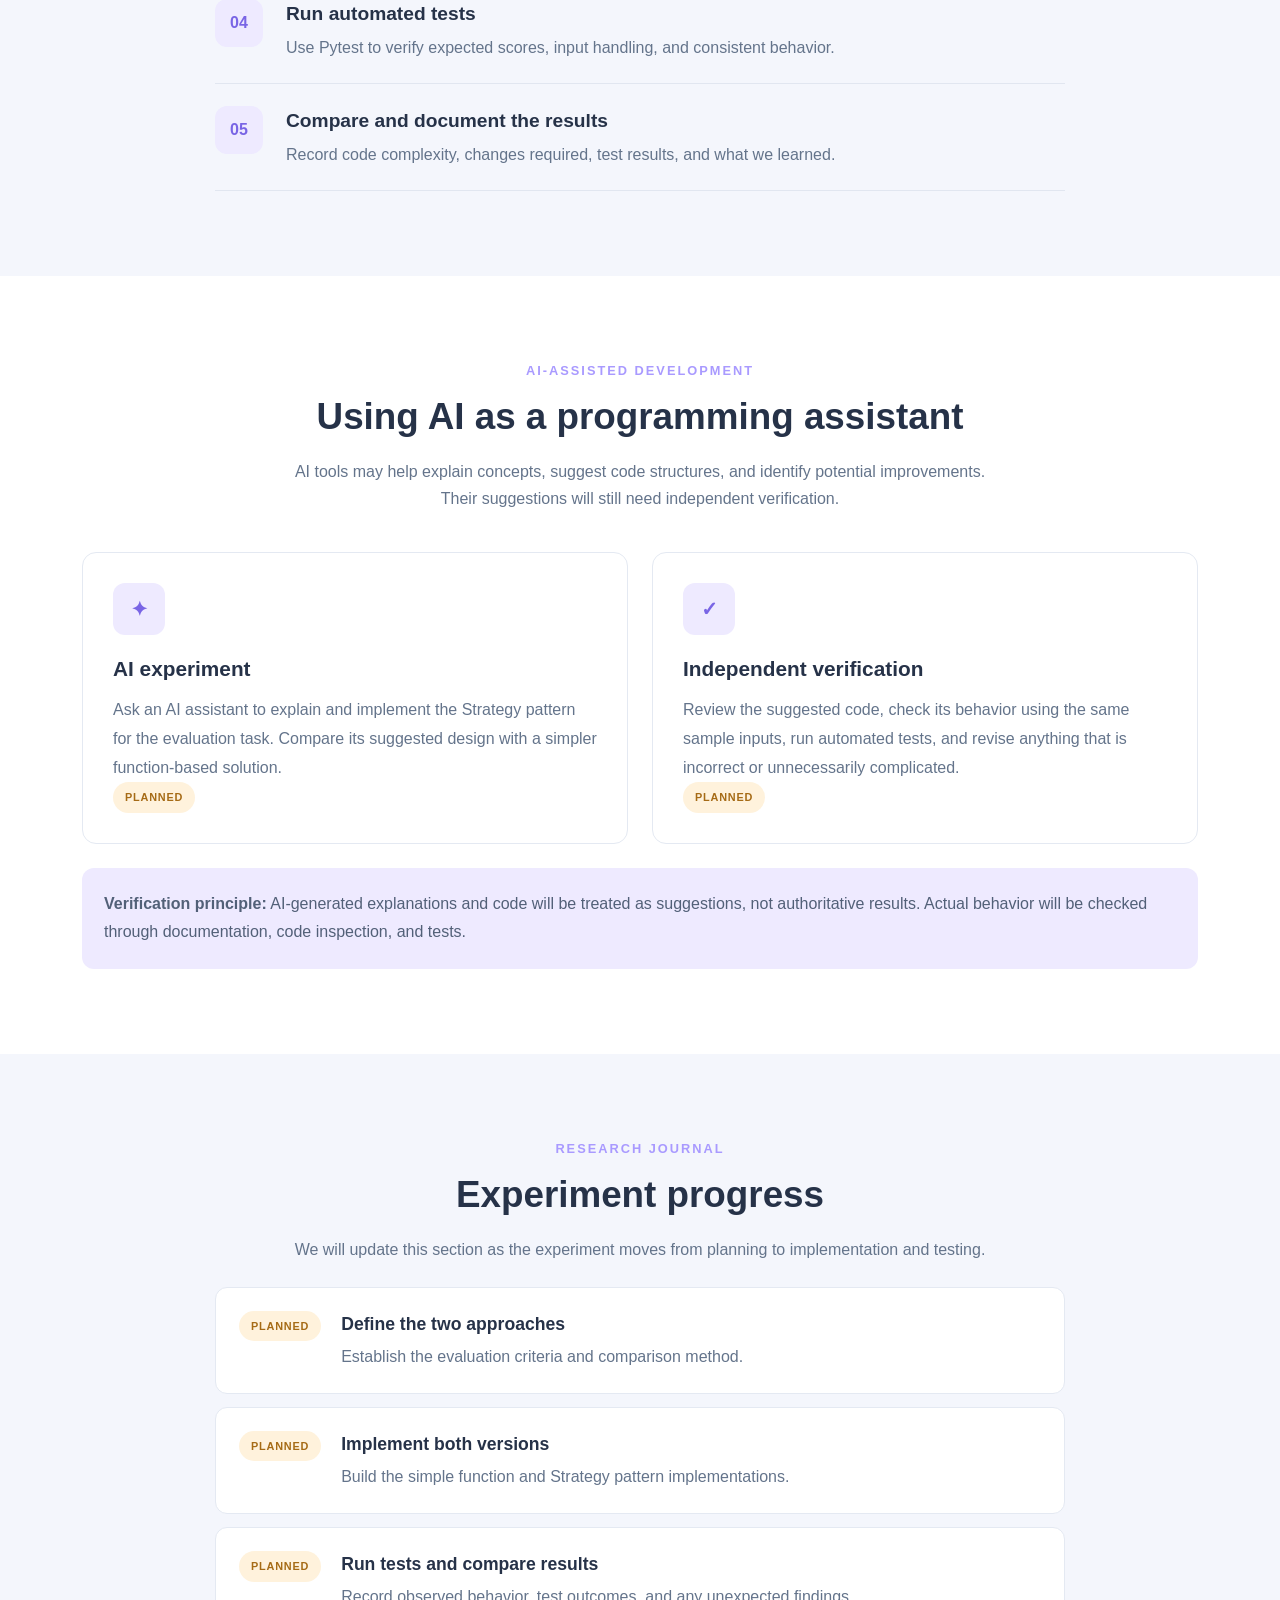
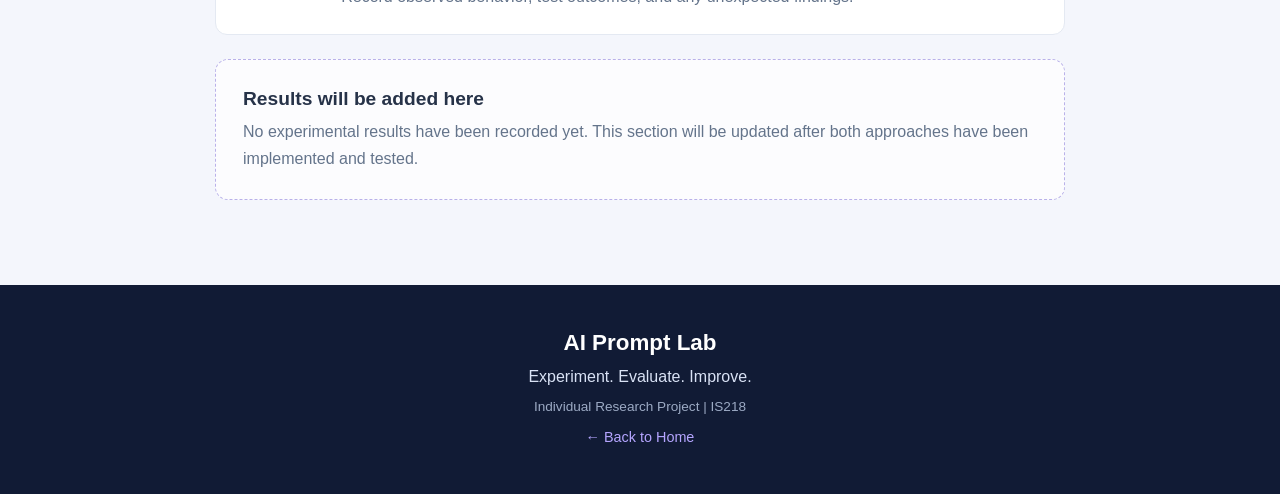
<file: experiment.html>
<!DOCTYPE html>
<html lang="en">
<head>
    <meta charset="UTF-8">
    <meta name="viewport" content="width=device-width, initial-scale=1.0">
    <title>Experiment | AI Prompt Lab</title>

    <link href="https://cdn.jsdelivr.net/npm/bootstrap@5.3.3/dist/css/bootstrap.min.css" rel="stylesheet">
    <link rel="stylesheet" href="css/style.css">
</head>
<body>

<!-- Navigation -->
<nav class="navbar navbar-expand-lg navbar-dark">
    <div class="container">
        <a class="navbar-brand fw-bold" href="index.html">AI Prompt Lab</a>

        <button class="navbar-toggler" type="button"
                data-bs-toggle="collapse" data-bs-target="#mainNav"
                aria-controls="mainNav" aria-expanded="false"
                aria-label="Toggle navigation">
            <span class="navbar-toggler-icon"></span>
        </button>

        <div class="collapse navbar-collapse" id="mainNav">
            <ul class="navbar-nav ms-auto">
                <li class="nav-item"><a class="nav-link" href="index.html">Home</a></li>
                <li class="nav-item"><a class="nav-link" href="research.html">Research</a></li>
                <li class="nav-item"><a class="nav-link" href="concepts.html">Concepts</a></li>
                <li class="nav-item"><a class="nav-link" href="project-plan.html">Project Plan</a></li>
                <li class="nav-item"><a class="nav-link active" href="experiment.html">Experiment</a></li>
                <li class="nav-item"><a class="nav-link" href="review.html">Peer Review</a></li>
            </ul>
        </div>
    </div>
</nav>

<!-- Hero -->
<header class="page-hero">
    <div class="container">
        <p class="hero-label">EXPLORING PROGRAMMING PATTERNS</p>
        <h1>Experiment & Evaluation</h1>
        <p>
            Comparing two approaches to building flexible evaluation
            logic for AI prompt experiments.
        </p>
    </div>
</header>

<!-- Research Question -->
<section class="section-padding">
    <div class="container">
        <div class="experiment-question">
            <span class="experiment-label">OUR EXPERIMENTAL QUESTION</span>
            <h2>
                Does the Strategy design pattern make evaluation
                logic easier to extend and maintain?
            </h2>
            <p>
                We will compare a straightforward evaluation function
                with an implementation that uses separate evaluation
                strategies. Both approaches will perform the same
                basic task.
            </p>
        </div>
    </div>
</section>

<!-- Background -->
<section class="plan-background section-padding">
    <div class="container">
        <div class="section-heading text-center">
            <p class="section-label">THE PROBLEM</p>
            <h2>Why investigate this?</h2>
            <p>
                AI Prompt Lab needs a way to evaluate saved prompt
                experiments. As the application grows, we may want
                to evaluate responses using different criteria.
            </p>
        </div>

        <div class="row g-4 mt-3">
            <div class="col-md-6">
                <div class="experiment-info-card">
                    <div class="experiment-icon">01</div>
                    <h3>A simple starting point</h3>
                    <p>
                        A single function can calculate an evaluation
                        score using a fixed set of criteria. This is
                        straightforward and may be sufficient for
                        a small application.
                    </p>
                </div>
            </div>

            <div class="col-md-6">
                <div class="experiment-info-card">
                    <div class="experiment-icon">02</div>
                    <h3>A need for flexibility</h3>
                    <p>
                        If we introduce additional evaluation methods,
                        the original function may become more
                        complicated. We want to investigate whether
                        separating evaluation strategies helps.
                    </p>
                </div>
            </div>
        </div>
    </div>
</section>

<!-- Approaches -->
<section class="section-padding">
    <div class="container">
        <div class="section-heading text-center">
            <p class="section-label">TWO IMPLEMENTATION APPROACHES</p>
            <h2>Simple function vs. Strategy pattern</h2>
            <p>
                Both approaches will use the same evaluation criteria
                and sample inputs so their structure can be compared.
            </p>
        </div>

        <div class="row g-4 mt-3">
            <div class="col-lg-6">
                <div class="approach-card">
                    <span class="approach-number">APPROACH A</span>
                    <h3>Simple evaluation function</h3>
                    <p class="approach-description">
                        Use one function to calculate an evaluation
                        score from the supplied criteria.
                    </p>

                    <div class="code-example">
                        <span class="code-caption">CONCEPTUAL PYTHON EXAMPLE</span>
                        <pre><code>def evaluate_response(
    clarity,
    relevance,
    accuracy
):
    return (
        clarity +
        relevance +
        accuracy
    ) / 3</code></pre>
                    </div>

                    <h4>Potential advantages</h4>
                    <ul>
                        <li>Easy to understand and implement.</li>
                        <li>Less code and fewer components.</li>
                        <li>Appropriate for a limited number of rules.</li>
                    </ul>

                    <h4>Potential limitations</h4>
                    <ul>
                        <li>Additional evaluation methods may require changes to the function.</li>
                        <li>More complex rules could make the function harder to maintain.</li>
                    </ul>
                </div>
            </div>

            <div class="col-lg-6">
                <div class="approach-card strategy-card">
                    <span class="approach-number">APPROACH B</span>
                    <h3>Strategy design pattern</h3>
                    <p class="approach-description">
                        Create separate evaluation strategies that
                        share a common interface. Each strategy
                        provides its own evaluation behavior.
                    </p>

                    <div class="code-example">
                        <span class="code-caption">CONCEPTUAL PYTHON EXAMPLE</span>
                        <pre><code>class EvaluationStrategy:
    def evaluate(self, response):
        raise NotImplementedError


class AverageStrategy(EvaluationStrategy):
    def evaluate(self, response):
        return sum(response) / len(response)


class WeightedStrategy(EvaluationStrategy):
    def evaluate(self, response):
        weights = [0.5, 0.3, 0.2]
        return sum(
            score * weight
            for score, weight in zip(response, weights)
        )</code></pre>
                    </div>

                    <h4>Potential advantages</h4>
                    <ul>
                        <li>Evaluation methods can be separated.</li>
                        <li>New strategies can be added independently.</li>
                        <li>May improve flexibility as requirements grow.</li>
                    </ul>

                    <h4>Potential limitations</h4>
                    <ul>
                        <li>Requires more classes and structure.</li>
                        <li>May be unnecessary for a very small application.</li>
                    </ul>
                </div>
            </div>
        </div>

        <p class="experiment-disclaimer">
            These are illustrative examples of the two approaches,
            not results from a completed implementation.
        </p>
    </div>
</section>

<!-- Comparison -->
<section class="plan-background section-padding">
    <div class="container">
        <div class="section-heading text-center">
            <p class="section-label">EVALUATION CRITERIA</p>
            <h2>How will we compare them?</h2>
            <p>
                We will use the same basic evaluation task and
                examine the differences between the implementations.
            </p>
        </div>

        <div class="table-responsive mt-4">
            <table class="table experiment-table align-middle">
                <thead>
                    <tr>
                        <th>Criteria</th>
                        <th>Simple function</th>
                        <th>Strategy pattern</th>
                    </tr>
                </thead>
                <tbody>
                    <tr>
                        <th>Initial complexity</th>
                        <td>Expected to be lower</td>
                        <td>Expected to be higher</td>
                    </tr>
                    <tr>
                        <th>Adding a new evaluation method</th>
                        <td>May require modifying existing logic</td>
                        <td>Can be added as another strategy</td>
                    </tr>
                    <tr>
                        <th>Code organization</th>
                        <td>Centralized in one function</td>
                        <td>Separated into strategy classes</td>
                    </tr>
                    <tr>
                        <th>Maintainability</th>
                        <td>May become harder as rules grow</td>
                        <td>May be easier with multiple methods</td>
                    </tr>
                    <tr>
                        <th>Best fit</th>
                        <td>Small, straightforward requirements</td>
                        <td>Multiple or changing evaluation methods</td>
                    </tr>
                </tbody>
            </table>
        </div>

        <p class="experiment-disclaimer">
            These are initial expectations based on the proposed
            designs. The experiment will determine whether they
            hold true in our implementation.
        </p>
    </div>
</section>

<!-- Prediction -->
<section class="section-padding">
    <div class="container">
        <div class="prediction-card">
            <span class="experiment-label">OUR PREDICTION</span>
            <h2>What do we expect to discover?</h2>
            <p>
                We expect the simple function to be easier to build
                initially, while the Strategy pattern may make it
                easier to introduce additional evaluation methods.
                However, the added structure may not provide enough
                benefit for a small project.
            </p>
            <div class="prediction-highlight">
                The goal is not to prove that design patterns are
                always better. It is to understand when their
                additional structure is worthwhile.
            </div>
        </div>
    </div>
</section>

<!-- Test Plan -->
<section class="plan-background section-padding">
    <div class="container">
        <div class="section-heading text-center">
            <p class="section-label">TESTING THE IDEA</p>
            <h2>Our experiment plan</h2>
            <p>
                We will follow the same steps for both approaches
                to make the comparison meaningful.
            </p>
        </div>

        <div class="experiment-steps mt-5">
            <div class="experiment-step">
                <span>01</span>
                <div>
                    <h3>Build both implementations</h3>
                    <p>
                        Create a simple evaluation function and a
                        separate Strategy pattern implementation.
                    </p>
                </div>
            </div>

            <div class="experiment-step">
                <span>02</span>
                <div>
                    <h3>Use identical sample data</h3>
                    <p>
                        Evaluate the same sample responses using
                        the same criteria and expected results.
                    </p>
                </div>
            </div>

            <div class="experiment-step">
                <span>03</span>
                <div>
                    <h3>Introduce another evaluation method</h3>
                    <p>
                        Add a new evaluation rule and observe
                        how much each implementation needs to change.
                    </p>
                </div>
            </div>

            <div class="experiment-step">
                <span>04</span>
                <div>
                    <h3>Run automated tests</h3>
                    <p>
                        Use Pytest to verify expected scores,
                        input handling, and consistent behavior.
                    </p>
                </div>
            </div>

            <div class="experiment-step">
                <span>05</span>
                <div>
                    <h3>Compare and document the results</h3>
                    <p>
                        Record code complexity, changes required,
                        test results, and what we learned.
                    </p>
                </div>
            </div>
        </div>
    </div>
</section>

<!-- AI Assistance -->
<section class="section-padding">
    <div class="container">
        <div class="section-heading text-center">
            <p class="section-label">AI-ASSISTED DEVELOPMENT</p>
            <h2>Using AI as a programming assistant</h2>
            <p>
                AI tools may help explain concepts, suggest code
                structures, and identify potential improvements.
                Their suggestions will still need independent verification.
            </p>
        </div>

        <div class="row g-4 mt-3">
            <div class="col-md-6">
                <div class="ai-experiment-card">
                    <div class="experiment-icon">✦</div>
                    <h3>AI experiment</h3>
                    <p>
                        Ask an AI assistant to explain and implement
                        the Strategy pattern for the evaluation task.
                        Compare its suggested design with a simpler
                        function-based solution.
                    </p>
                    <span class="status-label planned">PLANNED</span>
                </div>
            </div>

            <div class="col-md-6">
                <div class="ai-experiment-card">
                    <div class="experiment-icon">✓</div>
                    <h3>Independent verification</h3>
                    <p>
                        Review the suggested code, check its behavior
                        using the same sample inputs, run automated
                        tests, and revise anything that is incorrect
                        or unnecessarily complicated.
                    </p>
                    <span class="status-label planned">PLANNED</span>
                </div>
            </div>
        </div>

        <div class="verification-note mt-4">
            <strong>Verification principle:</strong>
            AI-generated explanations and code will be treated as
            suggestions, not authoritative results. Actual behavior
            will be checked through documentation, code inspection,
            and tests.
        </div>
    </div>
</section>

<!-- Progress -->
<section class="plan-background section-padding">
    <div class="container">
        <div class="section-heading text-center">
            <p class="section-label">RESEARCH JOURNAL</p>
            <h2>Experiment progress</h2>
            <p>
                We will update this section as the experiment moves
                from planning to implementation and testing.
            </p>
        </div>

        <div class="progress-list mt-4">
            <div class="progress-item">
                <span class="status-label planned">PLANNED</span>
                <div>
                    <h3>Define the two approaches</h3>
                    <p>
                        Establish the evaluation criteria and
                        comparison method.
                    </p>
                </div>
            </div>

            <div class="progress-item">
                <span class="status-label planned">PLANNED</span>
                <div>
                    <h3>Implement both versions</h3>
                    <p>
                        Build the simple function and Strategy
                        pattern implementations.
                    </p>
                </div>
            </div>

            <div class="progress-item">
                <span class="status-label planned">PLANNED</span>
                <div>
                    <h3>Run tests and compare results</h3>
                    <p>
                        Record observed behavior, test outcomes,
                        and any unexpected findings.
                    </p>
                </div>
            </div>
        </div>

        <div class="future-results mt-4">
            <h3>Results will be added here</h3>
            <p>
                No experimental results have been recorded yet.
                This section will be updated after both approaches
                have been implemented and tested.
            </p>
        </div>
    </div>
</section>

<!-- Footer -->
<footer class="site-footer">
    <div class="container text-center">
        <h3>AI Prompt Lab</h3>
        <p>Experiment. Evaluate. Improve.</p>
        <p class="footer-small">Individual Research Project | IS218</p>
        <a href="index.html">← Back to Home</a>
    </div>
</footer>

<script src="https://cdn.jsdelivr.net/npm/bootstrap@5.3.3/dist/js/bootstrap.bundle.min.js"></script>
</body>
</html>
</file>
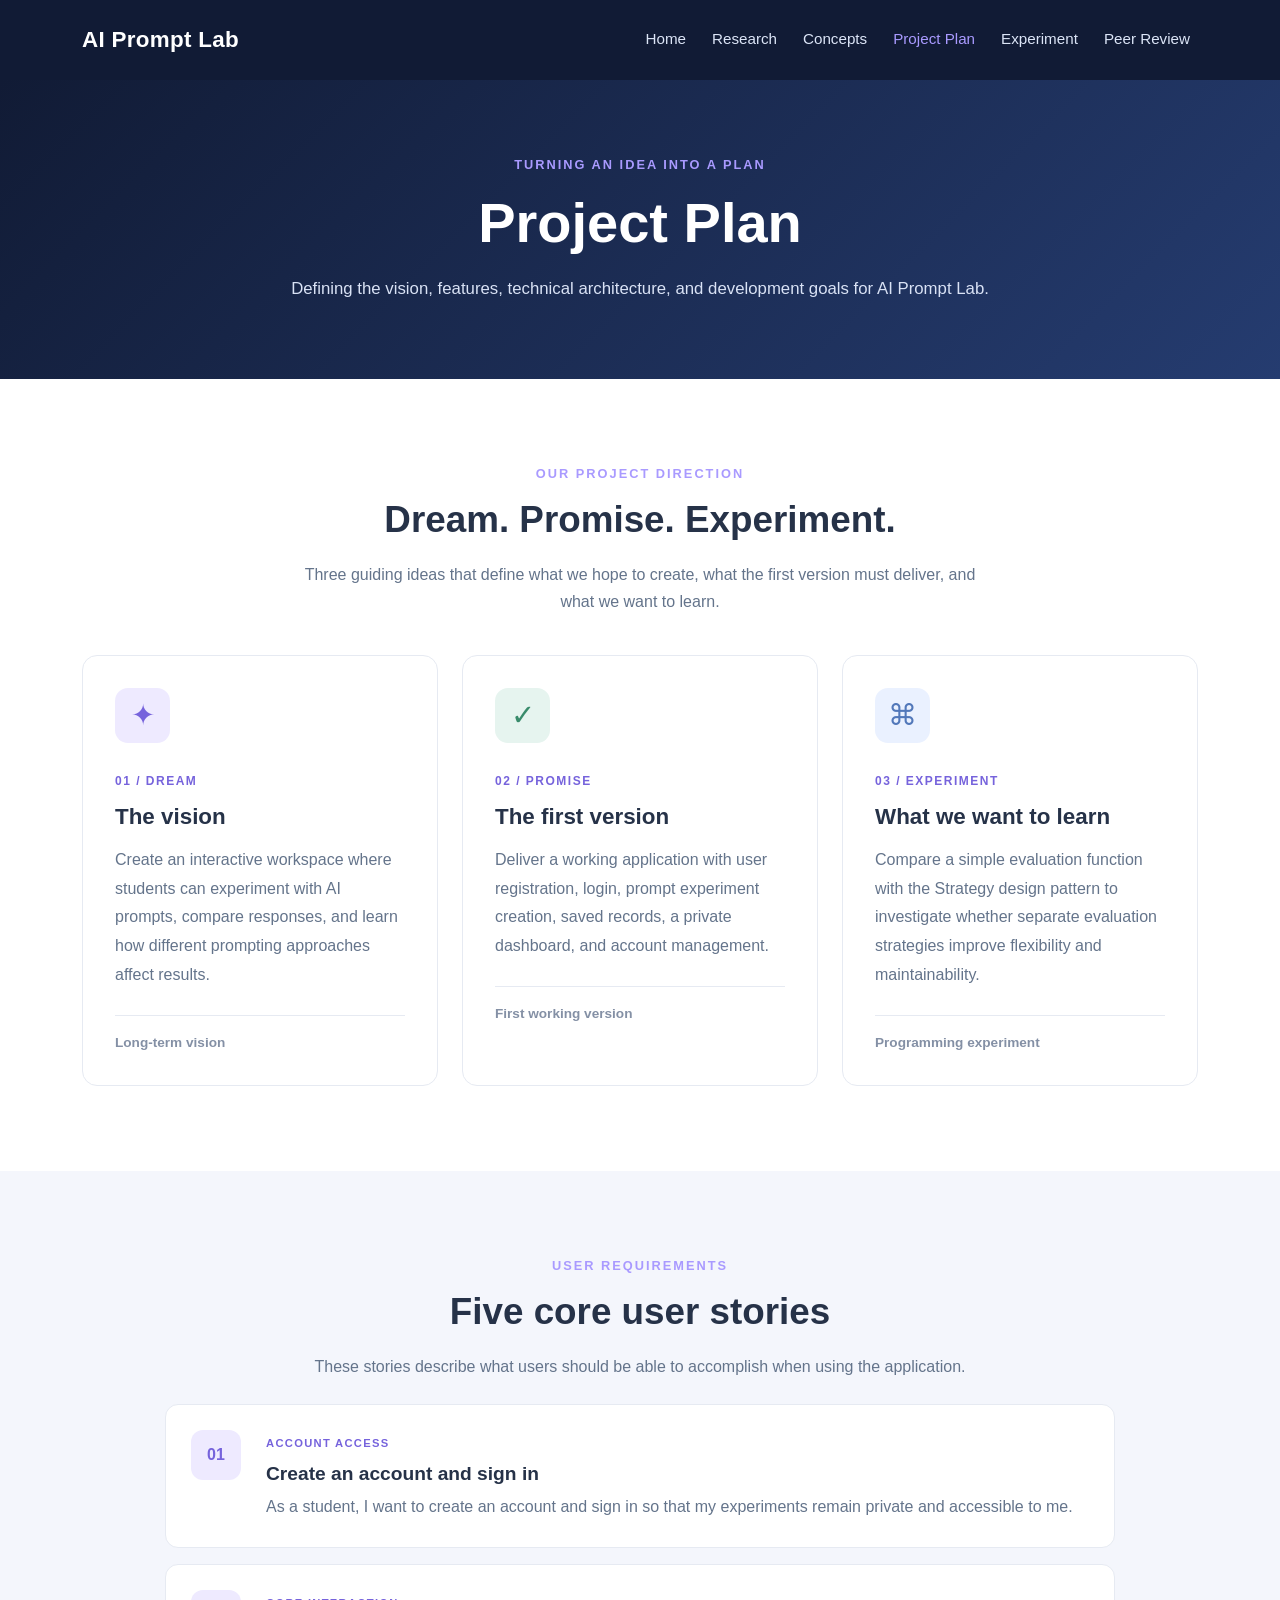
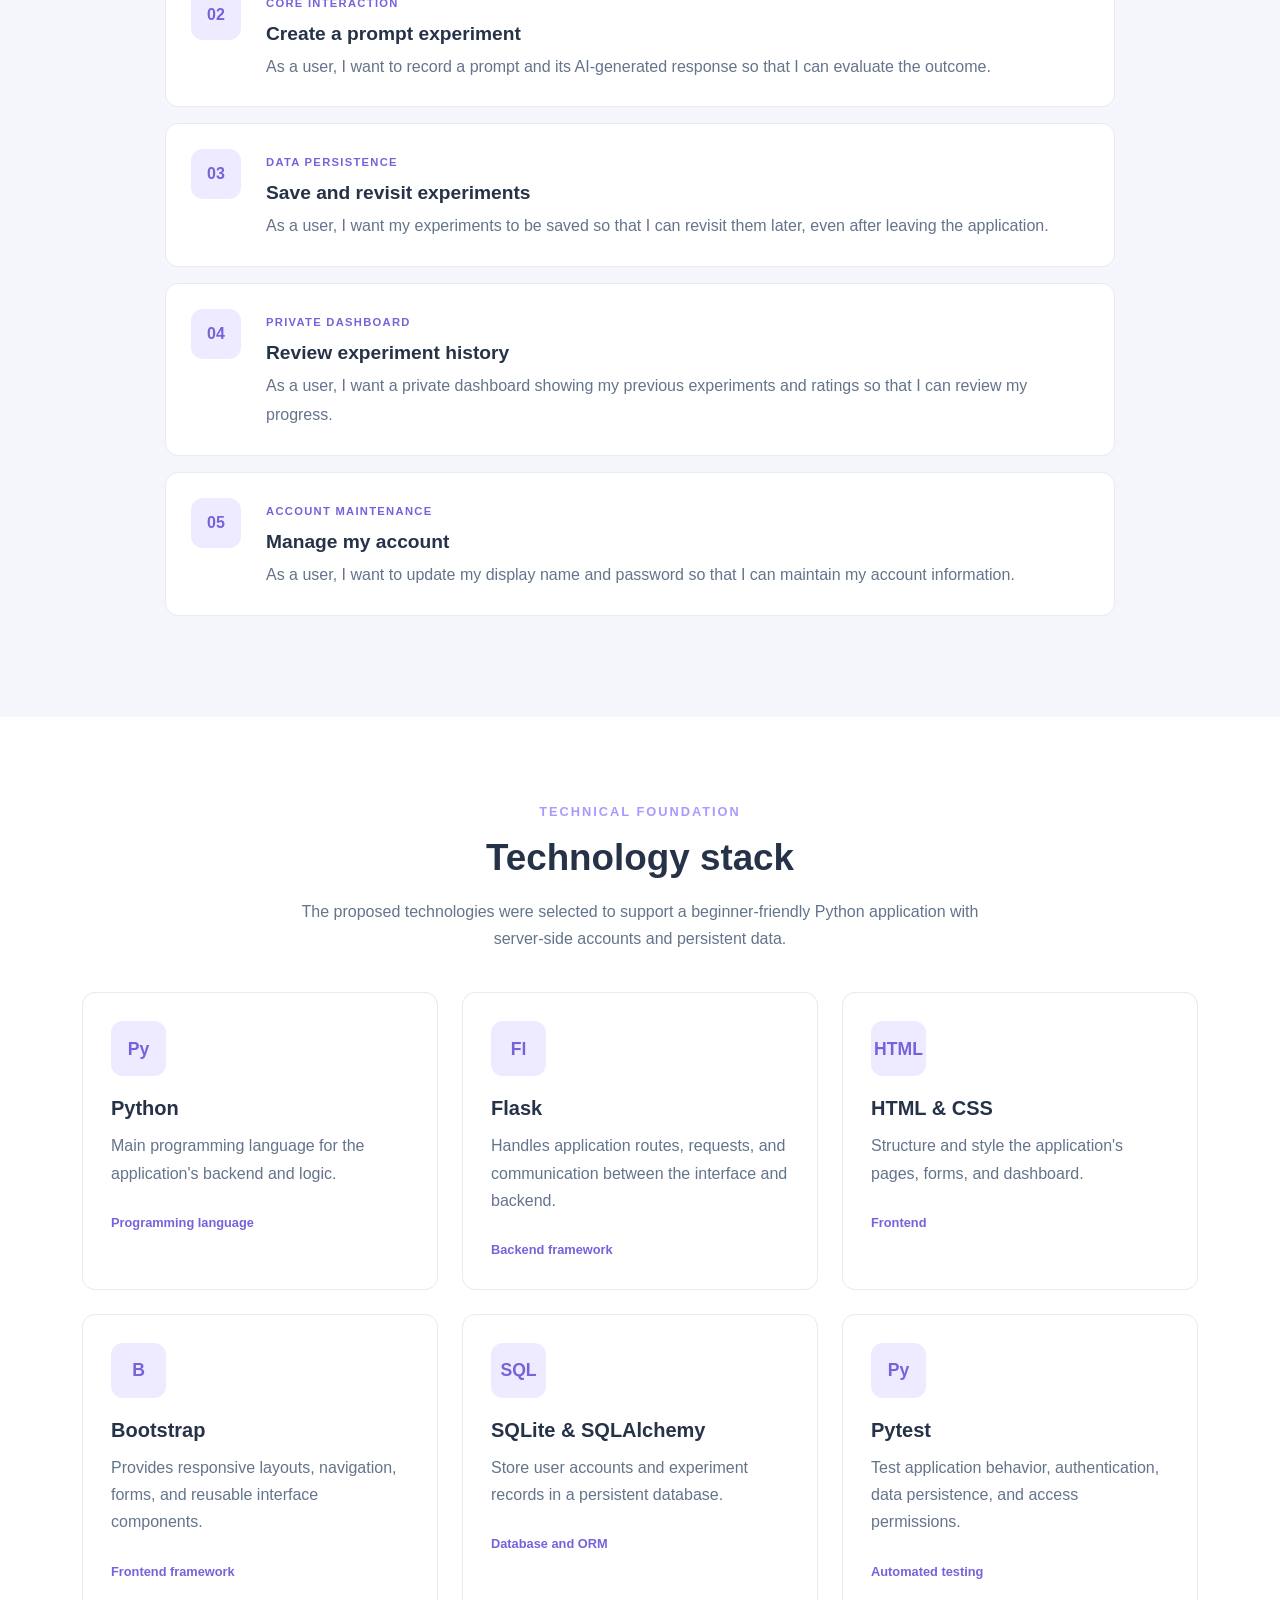
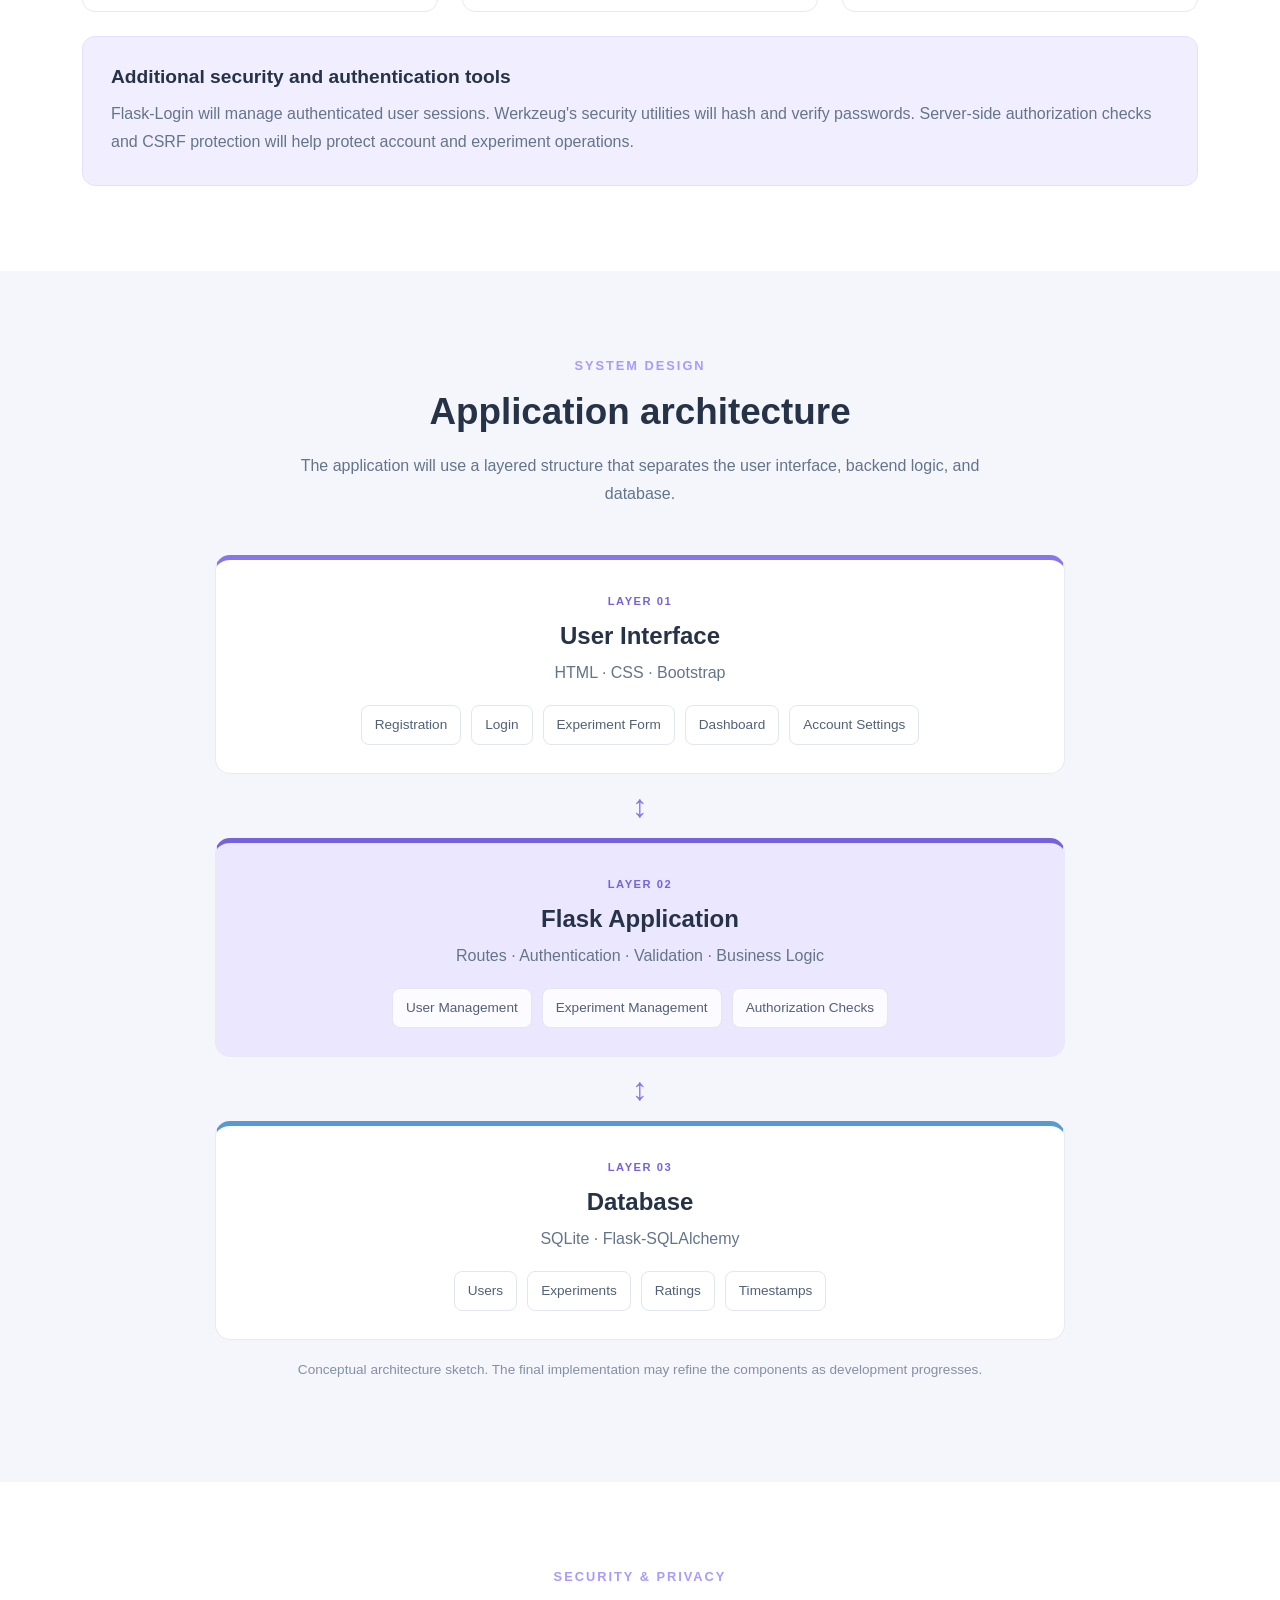
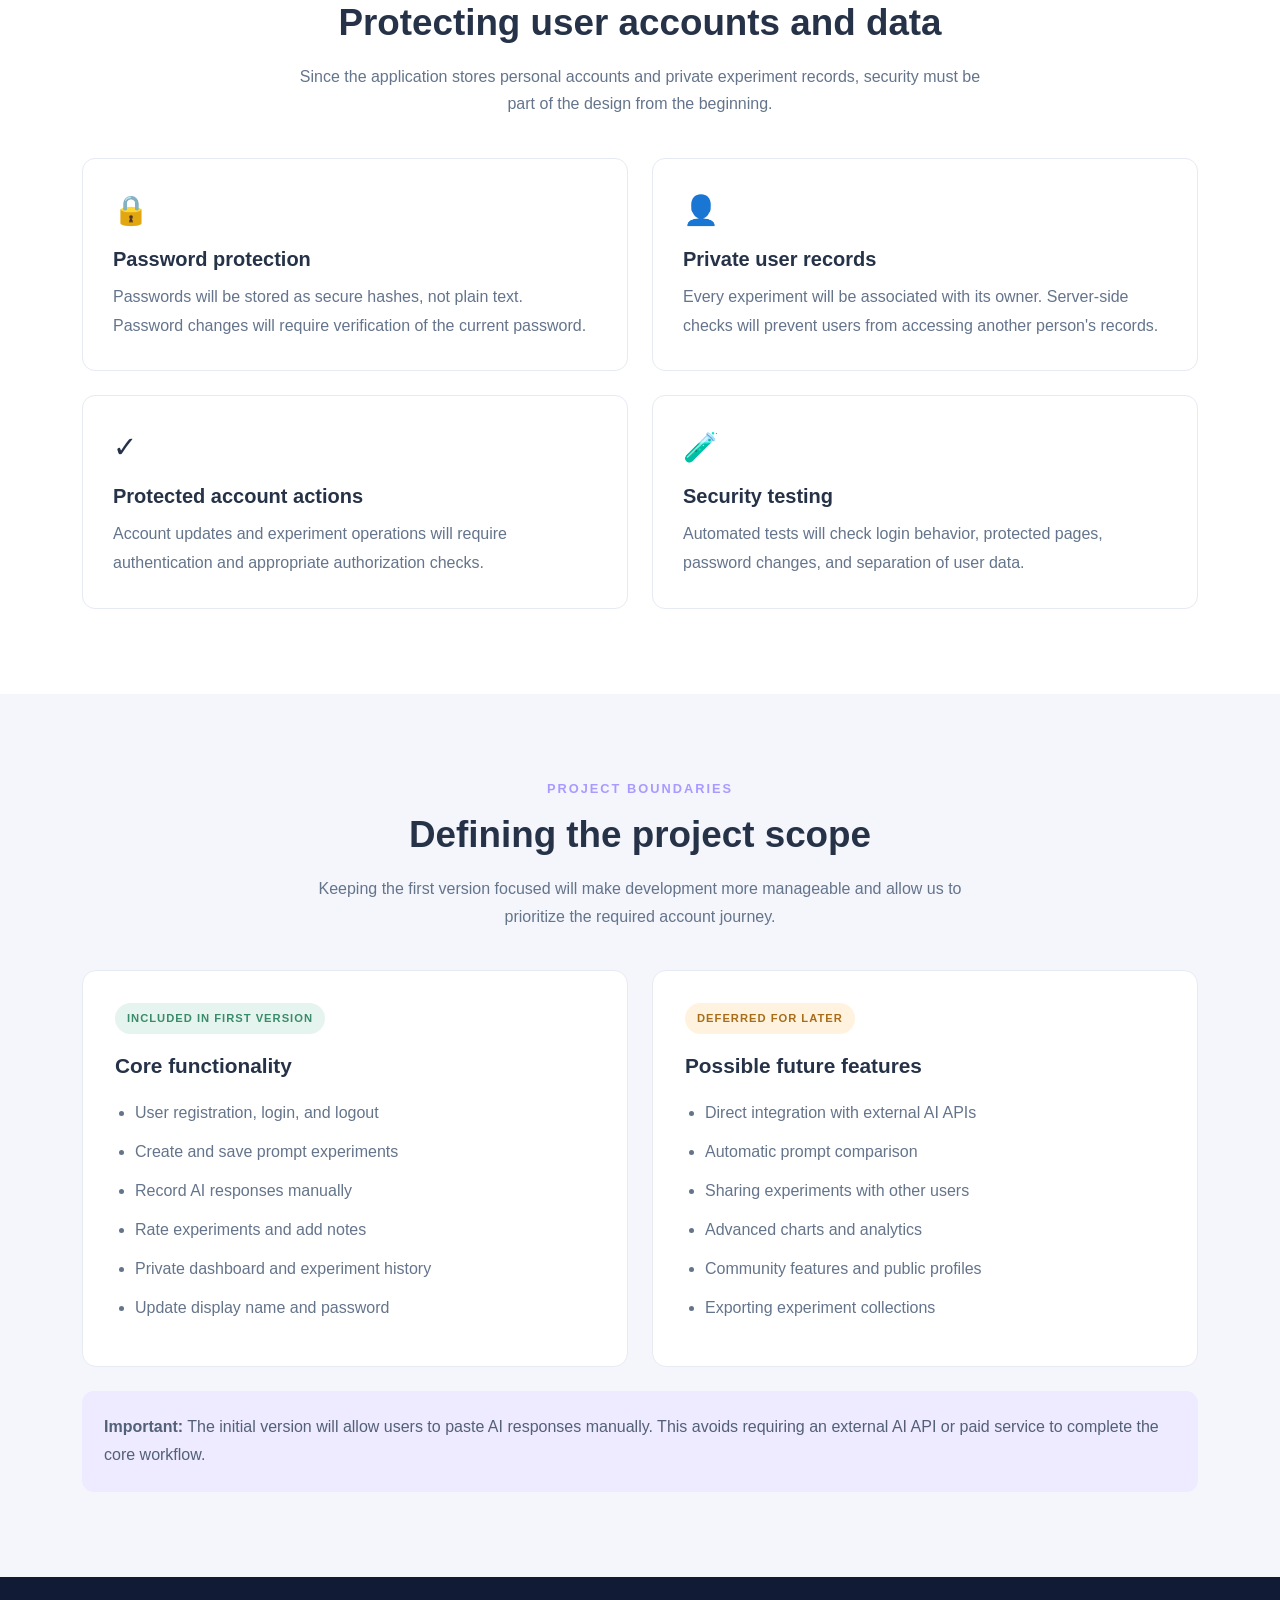
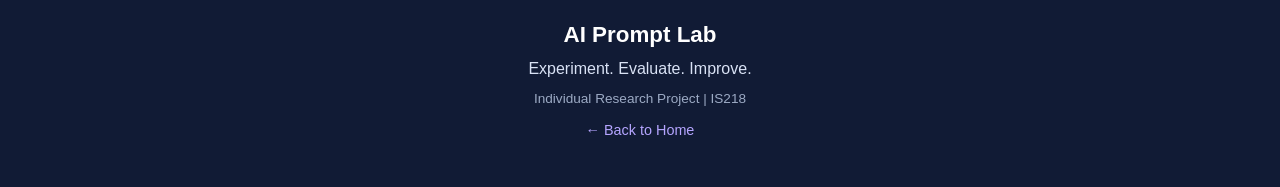
<file: project-plan.html>
<!DOCTYPE html>
<html lang="en">
<head>
    <meta charset="UTF-8">
    <meta name="viewport" content="width=device-width, initial-scale=1.0">
    <title>Project Plan | AI Prompt Lab</title>

    <!-- Bootstrap CSS -->
    <link href="https://cdn.jsdelivr.net/npm/bootstrap@5.3.3/dist/css/bootstrap.min.css" rel="stylesheet">

    <!-- Custom CSS -->
    <link rel="stylesheet" href="css/style.css">
</head>
<body>

    <!-- Navigation -->
    <nav class="navbar navbar-expand-lg navbar-dark">
        <div class="container">
            <a class="navbar-brand fw-bold" href="index.html">
                AI Prompt Lab
            </a>

            <button class="navbar-toggler" type="button"
                    data-bs-toggle="collapse" data-bs-target="#mainNav"
                    aria-controls="mainNav" aria-expanded="false"
                    aria-label="Toggle navigation">
                <span class="navbar-toggler-icon"></span>
            </button>

            <div class="collapse navbar-collapse" id="mainNav">
                <ul class="navbar-nav ms-auto">
                    <li class="nav-item">
                        <a class="nav-link" href="index.html">Home</a>
                    </li>
                    <li class="nav-item">
                        <a class="nav-link" href="research.html">Research</a>
                    </li>
                    <li class="nav-item">
                        <a class="nav-link" href="concepts.html">Concepts</a>
                    </li>
                    <li class="nav-item">
                        <a class="nav-link active" href="project-plan.html">Project Plan</a>
                    </li>
                    <li class="nav-item">
                        <a class="nav-link" href="experiment.html">Experiment</a>
                    </li>
                    <li class="nav-item">
                        <a class="nav-link" href="review.html">Peer Review</a>
                    </li>
                </ul>
            </div>
        </div>
    </nav>

    <!-- Page Hero -->
    <header class="page-hero">
        <div class="container">
            <p class="hero-label">TURNING AN IDEA INTO A PLAN</p>
            <h1>Project Plan</h1>
            <p>
                Defining the vision, features, technical architecture,
                and development goals for AI Prompt Lab.
            </p>
        </div>
    </header>

    <!-- Dream, Promise, Experiment -->
    <section class="section-padding">
        <div class="container">
            <div class="section-heading text-center">
                <p class="section-label">OUR PROJECT DIRECTION</p>
                <h2>Dream. Promise. Experiment.</h2>
                <p>
                    Three guiding ideas that define what we hope to
                    create, what the first version must deliver,
                    and what we want to learn.
                </p>
            </div>

            <div class="row g-4 mt-3">

                <div class="col-lg-4">
                    <div class="plan-card dream-card">
                        <div class="plan-icon">✦</div>
                        <span class="plan-label">01 / DREAM</span>
                        <h3>The vision</h3>
                        <p>
                            Create an interactive workspace where
                            students can experiment with AI prompts,
                            compare responses, and learn how different
                            prompting approaches affect results.
                        </p>
                        <div class="plan-card-footer">
                            Long-term vision
                        </div>
                    </div>
                </div>

                <div class="col-lg-4">
                    <div class="plan-card promise-card">
                        <div class="plan-icon">✓</div>
                        <span class="plan-label">02 / PROMISE</span>
                        <h3>The first version</h3>
                        <p>
                            Deliver a working application with user
                            registration, login, prompt experiment
                            creation, saved records, a private dashboard,
                            and account management.
                        </p>
                        <div class="plan-card-footer">
                            First working version
                        </div>
                    </div>
                </div>

                <div class="col-lg-4">
                    <div class="plan-card experiment-plan-card">
                        <div class="plan-icon">⌘</div>
                        <span class="plan-label">03 / EXPERIMENT</span>
                        <h3>What we want to learn</h3>
                        <p>
                            Compare a simple evaluation function with
                            the Strategy design pattern to investigate
                            whether separate evaluation strategies
                            improve flexibility and maintainability.
                        </p>
                        <div class="plan-card-footer">
                            Programming experiment
                        </div>
                    </div>
                </div>

            </div>
        </div>
    </section>

    <!-- User Stories -->
    <section class="plan-background section-padding">
        <div class="container">
            <div class="section-heading text-center">
                <p class="section-label">USER REQUIREMENTS</p>
                <h2>Five core user stories</h2>
                <p>
                    These stories describe what users should be able
                    to accomplish when using the application.
                </p>
            </div>

            <div class="user-story-list mt-4">

                <div class="user-story">
                    <div class="story-number">01</div>
                    <div>
                        <span class="story-category">ACCOUNT ACCESS</span>
                        <h3>Create an account and sign in</h3>
                        <p>
                            As a student, I want to create an account
                            and sign in so that my experiments remain
                            private and accessible to me.
                        </p>
                    </div>
                </div>

                <div class="user-story">
                    <div class="story-number">02</div>
                    <div>
                        <span class="story-category">CORE INTERACTION</span>
                        <h3>Create a prompt experiment</h3>
                        <p>
                            As a user, I want to record a prompt and
                            its AI-generated response so that I can
                            evaluate the outcome.
                        </p>
                    </div>
                </div>

                <div class="user-story">
                    <div class="story-number">03</div>
                    <div>
                        <span class="story-category">DATA PERSISTENCE</span>
                        <h3>Save and revisit experiments</h3>
                        <p>
                            As a user, I want my experiments to be
                            saved so that I can revisit them later,
                            even after leaving the application.
                        </p>
                    </div>
                </div>

                <div class="user-story">
                    <div class="story-number">04</div>
                    <div>
                        <span class="story-category">PRIVATE DASHBOARD</span>
                        <h3>Review experiment history</h3>
                        <p>
                            As a user, I want a private dashboard
                            showing my previous experiments and
                            ratings so that I can review my progress.
                        </p>
                    </div>
                </div>

                <div class="user-story">
                    <div class="story-number">05</div>
                    <div>
                        <span class="story-category">ACCOUNT MAINTENANCE</span>
                        <h3>Manage my account</h3>
                        <p>
                            As a user, I want to update my display
                            name and password so that I can maintain
                            my account information.
                        </p>
                    </div>
                </div>

            </div>
        </div>
    </section>

    <!-- Technology Stack -->
    <section class="section-padding">
        <div class="container">
            <div class="section-heading text-center">
                <p class="section-label">TECHNICAL FOUNDATION</p>
                <h2>Technology stack</h2>
                <p>
                    The proposed technologies were selected to support
                    a beginner-friendly Python application with
                    server-side accounts and persistent data.
                </p>
            </div>

            <div class="row g-4 mt-3">

                <div class="col-md-6 col-lg-4">
                    <div class="technology-card">
                        <div class="technology-icon">Py</div>
                        <h3>Python</h3>
                        <p>
                            Main programming language for the
                            application's backend and logic.
                        </p>
                        <span>Programming language</span>
                    </div>
                </div>

                <div class="col-md-6 col-lg-4">
                    <div class="technology-card">
                        <div class="technology-icon">Fl</div>
                        <h3>Flask</h3>
                        <p>
                            Handles application routes, requests,
                            and communication between the interface
                            and backend.
                        </p>
                        <span>Backend framework</span>
                    </div>
                </div>

                <div class="col-md-6 col-lg-4">
                    <div class="technology-card">
                        <div class="technology-icon">HTML</div>
                        <h3>HTML & CSS</h3>
                        <p>
                            Structure and style the application's
                            pages, forms, and dashboard.
                        </p>
                        <span>Frontend</span>
                    </div>
                </div>

                <div class="col-md-6 col-lg-4">
                    <div class="technology-card">
                        <div class="technology-icon">B</div>
                        <h3>Bootstrap</h3>
                        <p>
                            Provides responsive layouts, navigation,
                            forms, and reusable interface components.
                        </p>
                        <span>Frontend framework</span>
                    </div>
                </div>

                <div class="col-md-6 col-lg-4">
                    <div class="technology-card">
                        <div class="technology-icon">SQL</div>
                        <h3>SQLite & SQLAlchemy</h3>
                        <p>
                            Store user accounts and experiment records
                            in a persistent database.
                        </p>
                        <span>Database and ORM</span>
                    </div>
                </div>

                <div class="col-md-6 col-lg-4">
                    <div class="technology-card">
                        <div class="technology-icon">Py</div>
                        <h3>Pytest</h3>
                        <p>
                            Test application behavior, authentication,
                            data persistence, and access permissions.
                        </p>
                        <span>Automated testing</span>
                    </div>
                </div>

            </div>

            <div class="technology-note mt-4">
                <h3>Additional security and authentication tools</h3>
                <p>
                    Flask-Login will manage authenticated user sessions.
                    Werkzeug's security utilities will hash and verify
                    passwords. Server-side authorization checks and
                    CSRF protection will help protect account and
                    experiment operations.
                </p>
            </div>
        </div>
    </section>

    <!-- Architecture -->
    <section class="plan-background section-padding">
        <div class="container">
            <div class="section-heading text-center">
                <p class="section-label">SYSTEM DESIGN</p>
                <h2>Application architecture</h2>
                <p>
                    The application will use a layered structure
                    that separates the user interface, backend
                    logic, and database.
                </p>
            </div>

            <div class="architecture-container mt-5">

                <div class="architecture-layer interface-layer">
                    <span class="architecture-label">LAYER 01</span>
                    <h3>User Interface</h3>
                    <p>HTML · CSS · Bootstrap</p>

                    <div class="architecture-items">
                        <span>Registration</span>
                        <span>Login</span>
                        <span>Experiment Form</span>
                        <span>Dashboard</span>
                        <span>Account Settings</span>
                    </div>
                </div>

                <div class="architecture-arrow">↕</div>

                <div class="architecture-layer backend-layer">
                    <span class="architecture-label">LAYER 02</span>
                    <h3>Flask Application</h3>
                    <p>Routes · Authentication · Validation · Business Logic</p>

                    <div class="architecture-items">
                        <span>User Management</span>
                        <span>Experiment Management</span>
                        <span>Authorization Checks</span>
                    </div>
                </div>

                <div class="architecture-arrow">↕</div>

                <div class="architecture-layer database-layer">
                    <span class="architecture-label">LAYER 03</span>
                    <h3>Database</h3>
                    <p>SQLite · Flask-SQLAlchemy</p>

                    <div class="architecture-items">
                        <span>Users</span>
                        <span>Experiments</span>
                        <span>Ratings</span>
                        <span>Timestamps</span>
                    </div>
                </div>

            </div>

            <p class="architecture-caption">
                Conceptual architecture sketch. The final implementation
                may refine the components as development progresses.
            </p>
        </div>
    </section>

    <!-- Security -->
    <section class="section-padding">
        <div class="container">
            <div class="section-heading text-center">
                <p class="section-label">SECURITY & PRIVACY</p>
                <h2>Protecting user accounts and data</h2>
                <p>
                    Since the application stores personal accounts
                    and private experiment records, security must
                    be part of the design from the beginning.
                </p>
            </div>

            <div class="row g-4 mt-3">

                <div class="col-md-6">
                    <div class="security-card">
                        <div class="security-icon">🔒</div>
                        <h3>Password protection</h3>
                        <p>
                            Passwords will be stored as secure hashes,
                            not plain text. Password changes will
                            require verification of the current password.
                        </p>
                    </div>
                </div>

                <div class="col-md-6">
                    <div class="security-card">
                        <div class="security-icon">👤</div>
                        <h3>Private user records</h3>
                        <p>
                            Every experiment will be associated with
                            its owner. Server-side checks will prevent
                            users from accessing another person's records.
                        </p>
                    </div>
                </div>

                <div class="col-md-6">
                    <div class="security-card">
                        <div class="security-icon">✓</div>
                        <h3>Protected account actions</h3>
                        <p>
                            Account updates and experiment operations
                            will require authentication and appropriate
                            authorization checks.
                        </p>
                    </div>
                </div>

                <div class="col-md-6">
                    <div class="security-card">
                        <div class="security-icon">🧪</div>
                        <h3>Security testing</h3>
                        <p>
                            Automated tests will check login behavior,
                            protected pages, password changes, and
                            separation of user data.
                        </p>
                    </div>
                </div>

            </div>
        </div>
    </section>

    <!-- Scope -->
    <section class="plan-background section-padding">
        <div class="container">
            <div class="section-heading text-center">
                <p class="section-label">PROJECT BOUNDARIES</p>
                <h2>Defining the project scope</h2>
                <p>
                    Keeping the first version focused will make
                    development more manageable and allow us to
                    prioritize the required account journey.
                </p>
            </div>

            <div class="row g-4 mt-3">

                <div class="col-md-6">
                    <div class="scope-card">
                        <span class="scope-label included-label">INCLUDED IN FIRST VERSION</span>
                        <h3>Core functionality</h3>
                        <ul>
                            <li>User registration, login, and logout</li>
                            <li>Create and save prompt experiments</li>
                            <li>Record AI responses manually</li>
                            <li>Rate experiments and add notes</li>
                            <li>Private dashboard and experiment history</li>
                            <li>Update display name and password</li>
                        </ul>
                    </div>
                </div>

                <div class="col-md-6">
                    <div class="scope-card">
                        <span class="scope-label deferred-label">DEFERRED FOR LATER</span>
                        <h3>Possible future features</h3>
                        <ul>
                            <li>Direct integration with external AI APIs</li>
                            <li>Automatic prompt comparison</li>
                            <li>Sharing experiments with other users</li>
                            <li>Advanced charts and analytics</li>
                            <li>Community features and public profiles</li>
                            <li>Exporting experiment collections</li>
                        </ul>
                    </div>
                </div>

            </div>

            <div class="scope-note mt-4">
                <strong>Important:</strong>
                The initial version will allow users to paste AI
                responses manually. This avoids requiring an external
                AI API or paid service to complete the core workflow.
            </div>
        </div>
    </section>

    <!-- Footer -->
    <footer class="site-footer">
        <div class="container text-center">
            <h3>AI Prompt Lab</h3>
            <p>Experiment. Evaluate. Improve.</p>
            <p class="footer-small">
                Individual Research Project | IS218
            </p>
            <a href="index.html">← Back to Home</a>
        </div>
    </footer>

    <!-- Bootstrap JavaScript -->
    <script src="https://cdn.jsdelivr.net/npm/bootstrap@5.3.3/dist/js/bootstrap.bundle.min.js"></script>

</body>
</html>
</file>
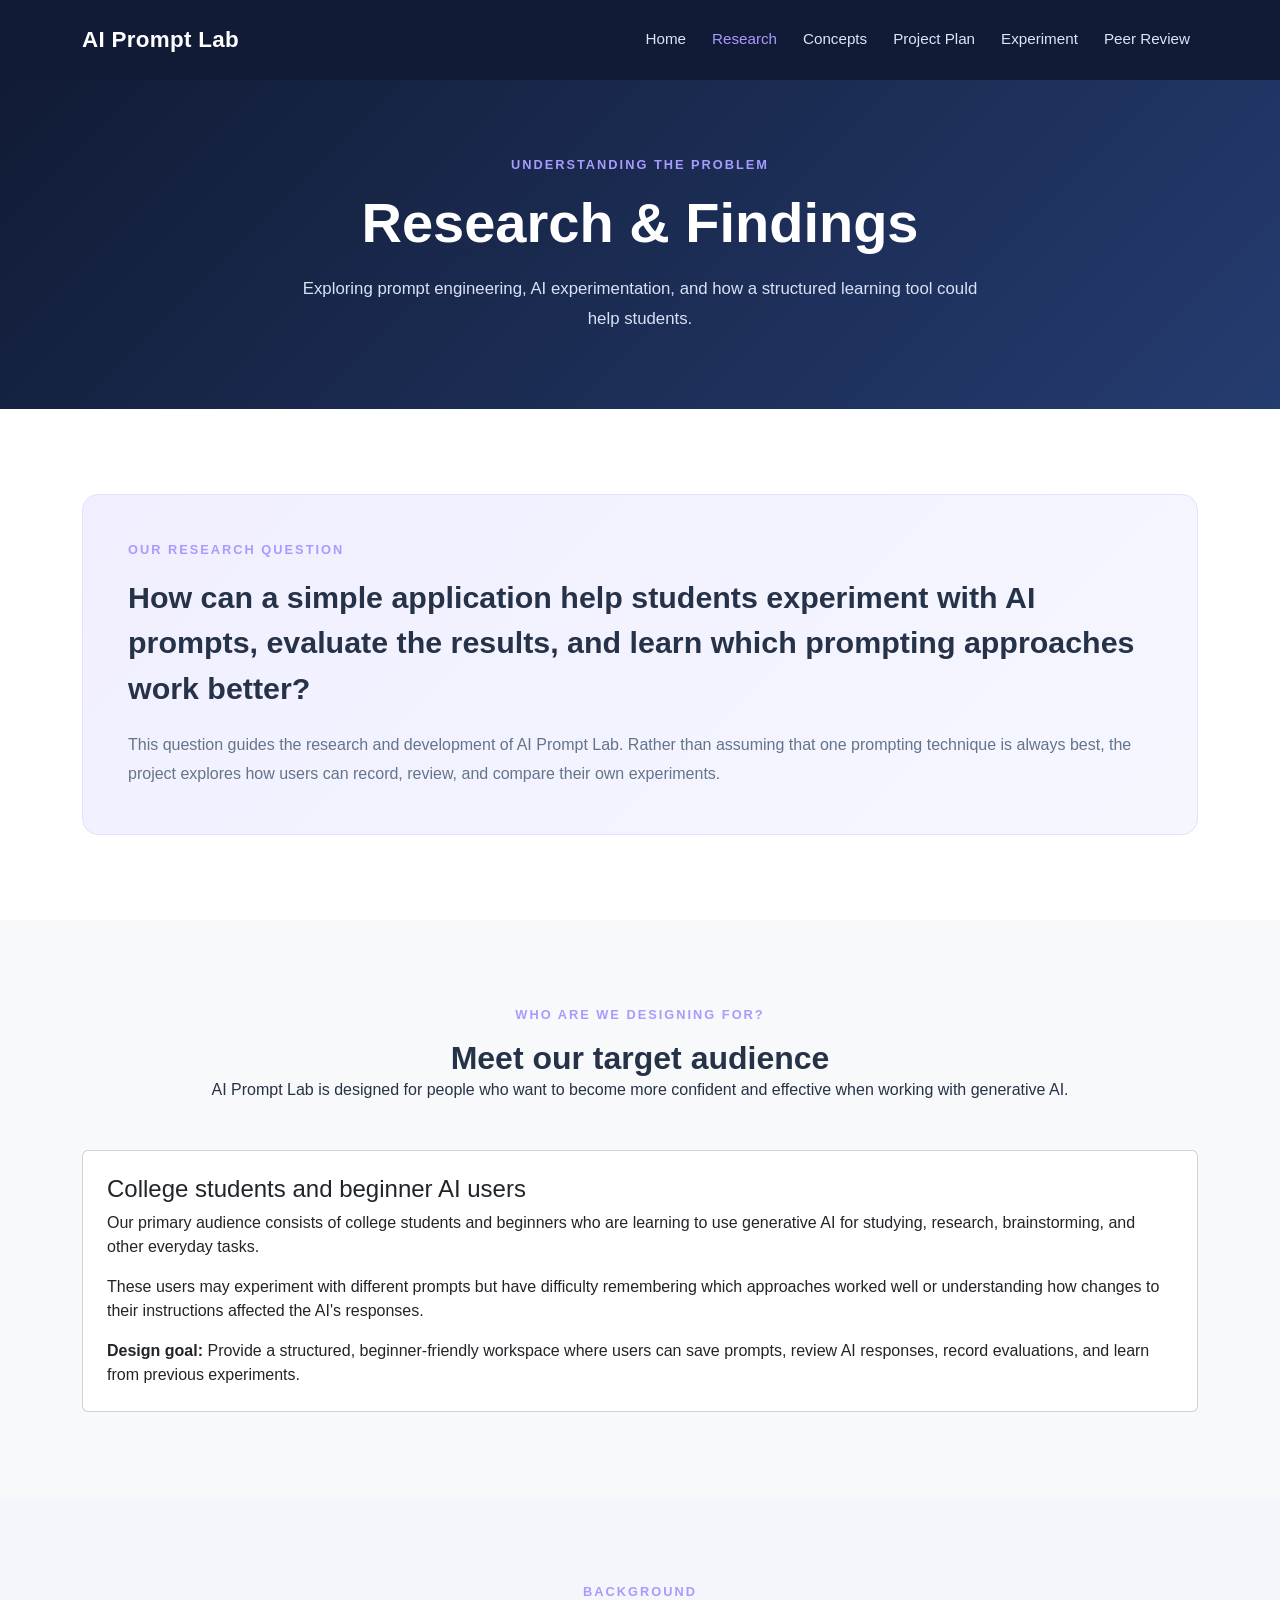
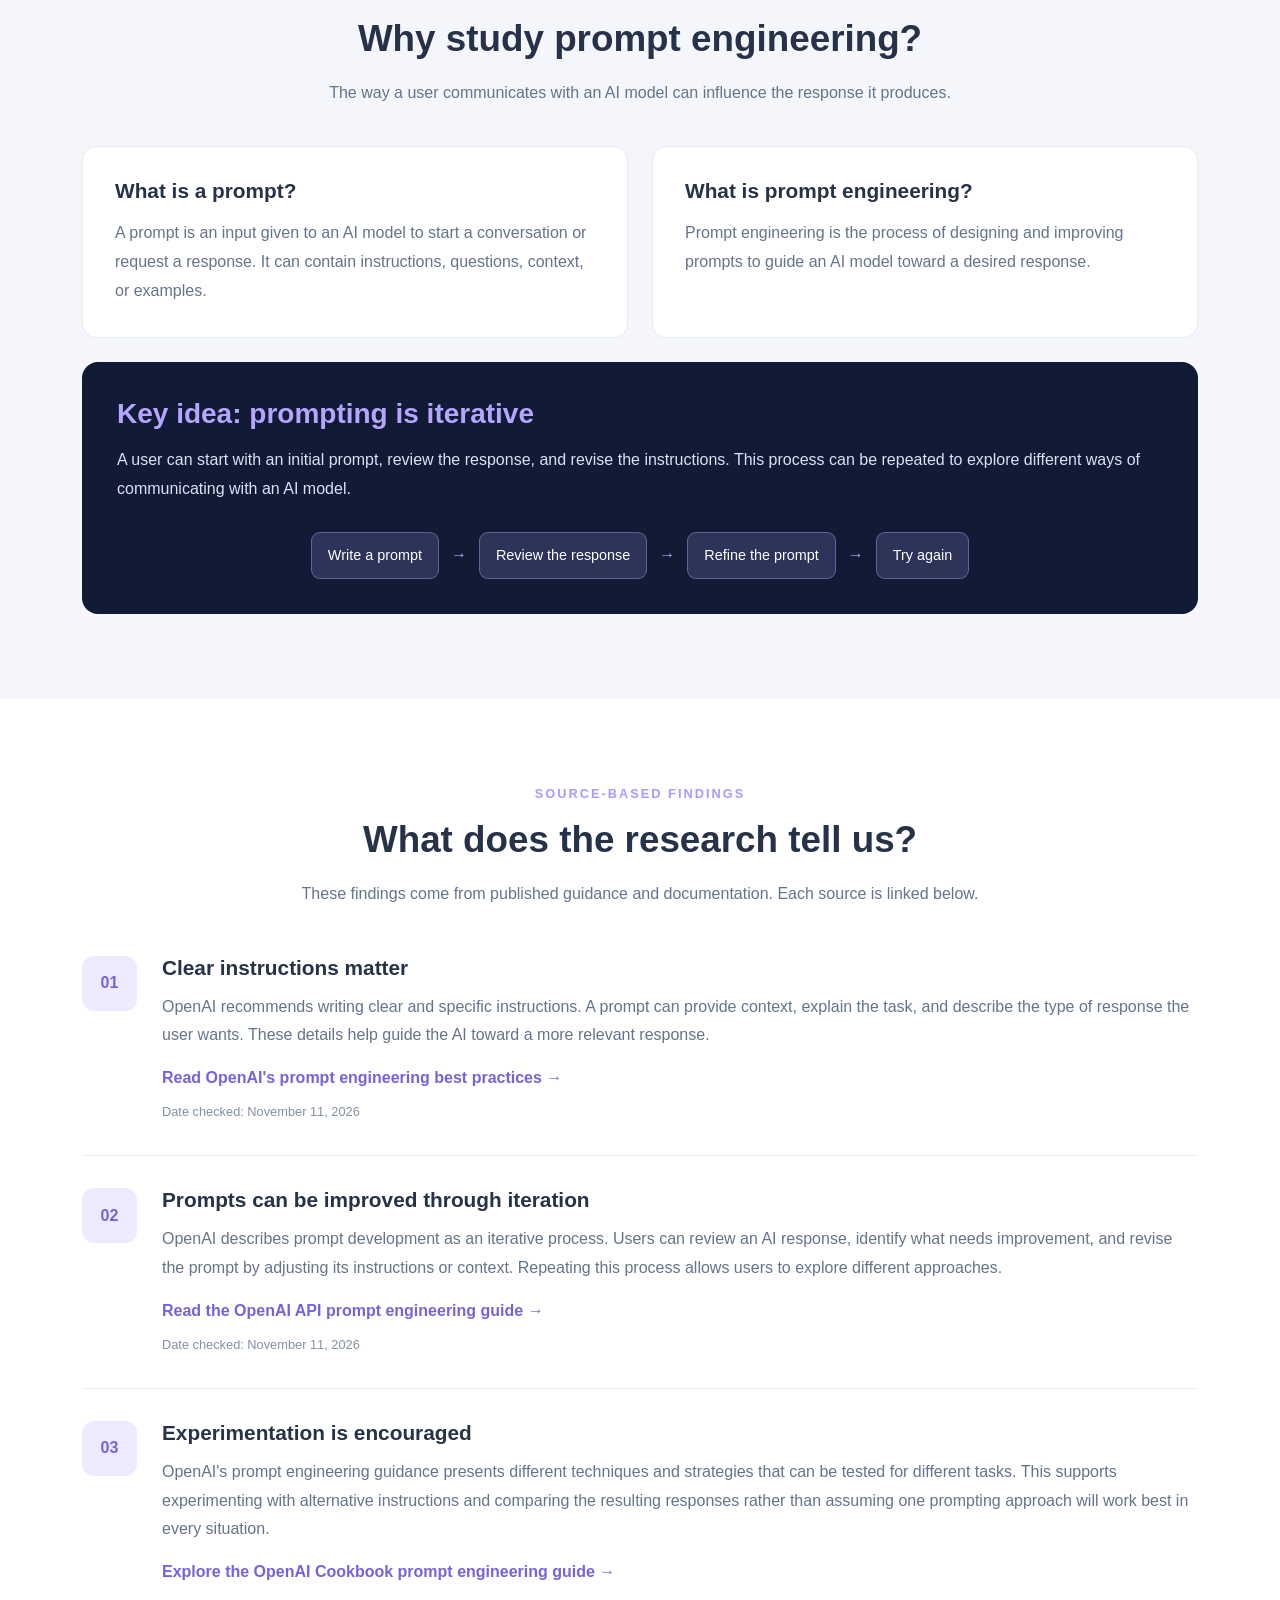
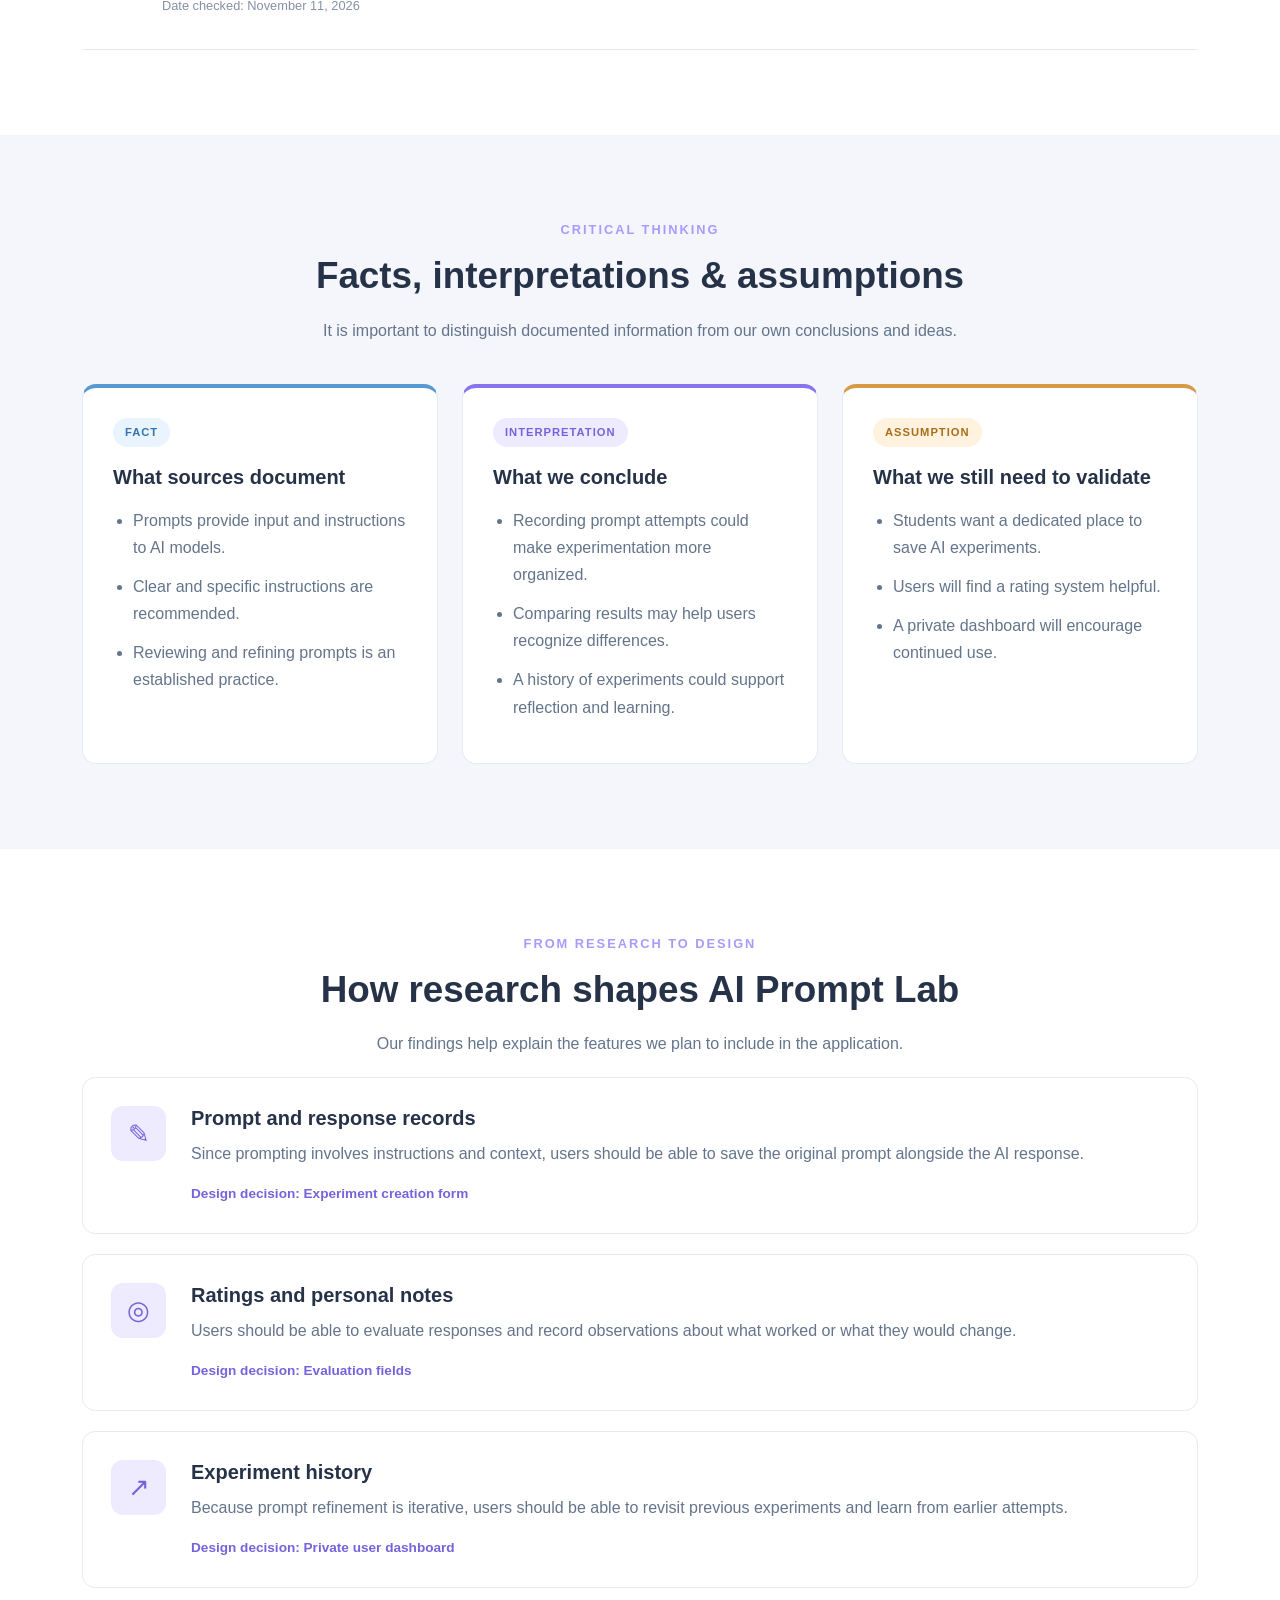
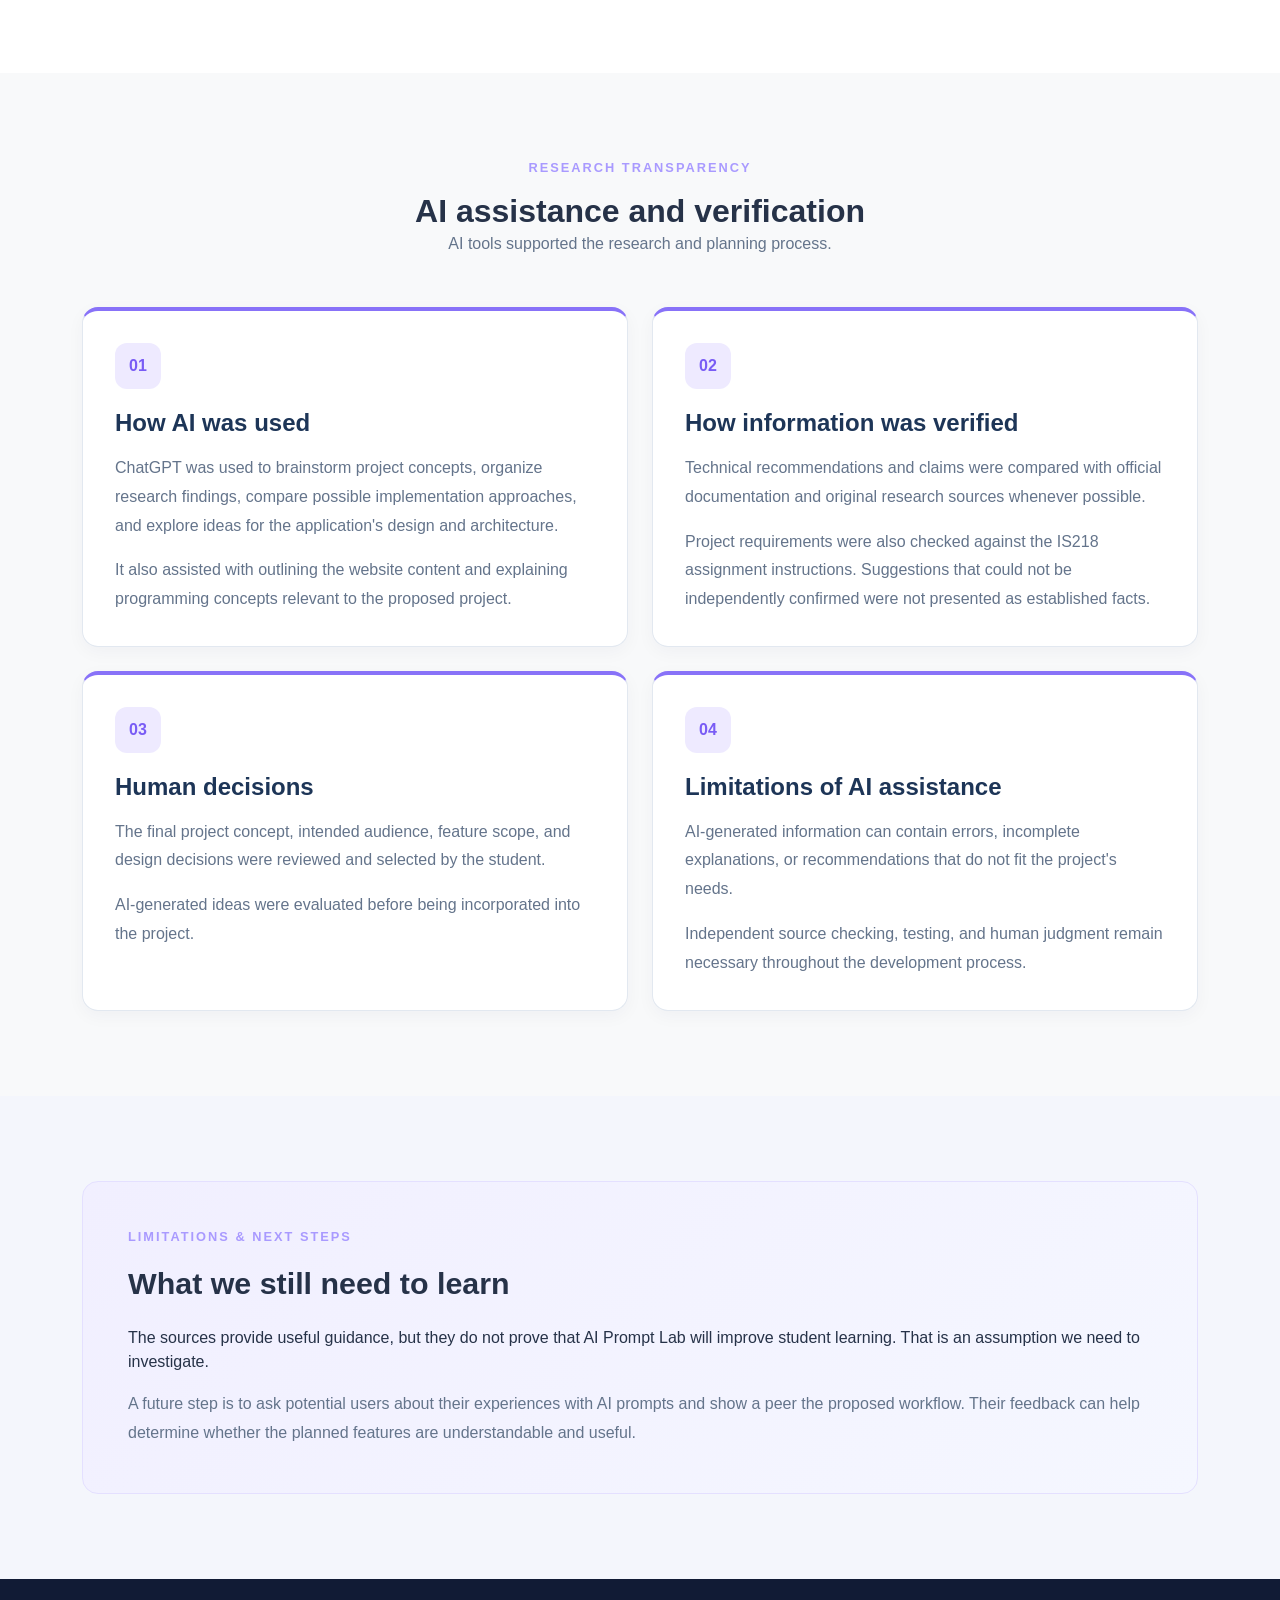
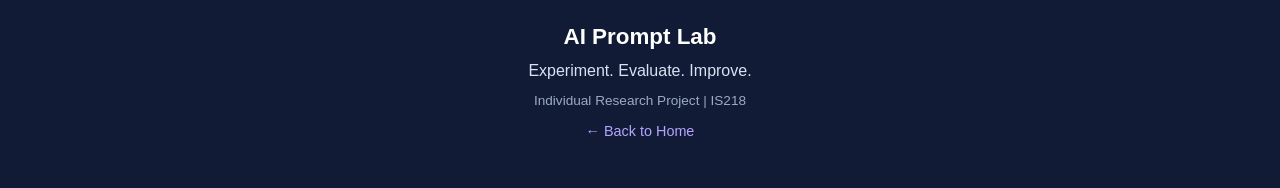
<file: research.html>
<!DOCTYPE html>
<html lang="en">
<head>
    <meta charset="UTF-8">
    <meta name="viewport" content="width=device-width, initial-scale=1.0">
    <title>Research | AI Prompt Lab</title>

    <!-- Bootstrap CSS -->
    <link href="https://cdn.jsdelivr.net/npm/bootstrap@5.3.3/dist/css/bootstrap.min.css" rel="stylesheet">

    <!-- Custom CSS -->
    <link rel="stylesheet" href="css/style.css">
</head>
<body>

    <!-- Navigation -->
    <nav class="navbar navbar-expand-lg navbar-dark">
        <div class="container">
            <a class="navbar-brand fw-bold" href="index.html">
                AI Prompt Lab
            </a>

            <button class="navbar-toggler" type="button"
                    data-bs-toggle="collapse" data-bs-target="#mainNav"
                    aria-controls="mainNav" aria-expanded="false"
                    aria-label="Toggle navigation">
                <span class="navbar-toggler-icon"></span>
            </button>

            <div class="collapse navbar-collapse" id="mainNav">
                <ul class="navbar-nav ms-auto">
                    <li class="nav-item">
                        <a class="nav-link" href="index.html">Home</a>
                    </li>
                    <li class="nav-item">
                        <a class="nav-link active" href="research.html">Research</a>
                    </li>
                    <li class="nav-item">
                        <a class="nav-link" href="concepts.html">Concepts</a>
                    </li>
                    <li class="nav-item">
                        <a class="nav-link" href="project-plan.html">Project Plan</a>
                    </li>
                    <li class="nav-item">
                        <a class="nav-link" href="experiment.html">Experiment</a>
                    </li>
                    <li class="nav-item">
                        <a class="nav-link" href="review.html">Peer Review</a>
                    </li>
                </ul>
            </div>
        </div>
    </nav>

    <!-- Page Hero -->
    <header class="page-hero">
        <div class="container">
            <p class="hero-label">UNDERSTANDING THE PROBLEM</p>
            <h1>Research & Findings</h1>
            <p>
                Exploring prompt engineering, AI experimentation,
                and how a structured learning tool could help students.
            </p>
        </div>
    </header>

    <!-- Research Question -->
    <section class="section-padding">
        <div class="container">
            <div class="research-question-card">
                <p class="section-label">OUR RESEARCH QUESTION</p>
                <h2>
                    How can a simple application help students experiment
                    with AI prompts, evaluate the results, and learn
                    which prompting approaches work better?
                </h2>
                <p>
                    This question guides the research and development
                    of AI Prompt Lab. Rather than assuming that one
                    prompting technique is always best, the project
                    explores how users can record, review, and compare
                    their own experiments.
                </p>
            </div>
        </div>
    </section>


<!-- Target Audience -->
<section class="section-padding bg-light">
    <div class="container">
        <div class="text-center mb-5">
            <p class="section-label">WHO ARE WE DESIGNING FOR?</p>
            <h2 class="section-heading">Meet our target audience</h2>
            <p>
                AI Prompt Lab is designed for people who want to become
                more confident and effective when working with generative AI.
            </p>
        </div>

        <div class="card p-4">
            <h4>College students and beginner AI users</h4>
            <p>
                Our primary audience consists of college students and
                beginners who are learning to use generative AI for
                studying, research, brainstorming, and other everyday tasks.
            </p>

            <p>
                These users may experiment with different prompts but
                have difficulty remembering which approaches worked well
                or understanding how changes to their instructions
                affected the AI's responses.
            </p>

            <p class="mb-0">
                <strong>Design goal:</strong> Provide a structured,
                beginner-friendly workspace where users can save prompts,
                review AI responses, record evaluations, and learn
                from previous experiments.
            </p>
        </div>
    </div>
</section>


    <!-- Background -->
    <section class="research-background section-padding">
        <div class="container">
            <div class="section-heading text-center">
                <p class="section-label">BACKGROUND</p>
                <h2>Why study prompt engineering?</h2>
                <p>
                    The way a user communicates with an AI model
                    can influence the response it produces.
                </p>
            </div>

            <div class="row g-4 mt-3">
                <div class="col-md-6">
                    <div class="research-info-card">
                        <h3>What is a prompt?</h3>
                        <p>
                            A prompt is an input given to an AI model
                            to start a conversation or request a response.
                            It can contain instructions, questions,
                            context, or examples.
                        </p>
                    </div>
                </div>

                <div class="col-md-6">
                    <div class="research-info-card">
                        <h3>What is prompt engineering?</h3>
                        <p>
                            Prompt engineering is the process of
                            designing and improving prompts to guide
                            an AI model toward a desired response.
                        </p>
                    </div>
                </div>
            </div>

            <div class="research-highlight mt-4">
                <h3>Key idea: prompting is iterative</h3>
                <p>
                    A user can start with an initial prompt, review
                    the response, and revise the instructions.
                    This process can be repeated to explore different
                    ways of communicating with an AI model.
                </p>
                <div class="iteration-flow">
                    <div class="iteration-step">Write a prompt</div>
                    <span>→</span>
                    <div class="iteration-step">Review the response</div>
                    <span>→</span>
                    <div class="iteration-step">Refine the prompt</div>
                    <span>→</span>
                    <div class="iteration-step">Try again</div>
                </div>
            </div>
        </div>
    </section>

    <!-- Research Findings -->
    <section class="section-padding">
        <div class="container">
            <div class="section-heading text-center">
                <p class="section-label">SOURCE-BASED FINDINGS</p>
                <h2>What does the research tell us?</h2>
                <p>
                    These findings come from published guidance
                    and documentation. Each source is linked below.
                </p>
            </div>

            <div class="research-finding">
                <div class="finding-number">01</div>
                <div>
                    <h3>Clear instructions matter</h3>
                    <p>
                       OpenAI recommends writing clear and specific instructions.
    A prompt can provide context, explain the task, and describe
    the type of response the user wants. These details help guide
    the AI toward a more relevant response.
                    </p>
                    <a href="https://help.openai.com/en/articles/10032626-prompt-engineering-best-practices-for-chatgpt"
                       target="_blank" rel="noopener noreferrer">
                        Read OpenAI's prompt engineering best practices →
                    </a>
                    <p class="source-date">Date checked: November 11, 2026</p>
                </div>
            </div>

            <div class="research-finding">
                <div class="finding-number">02</div>
                <div>
                    <h3>Prompts can be improved through iteration</h3>
                    <p>
                         OpenAI describes prompt development as an iterative process.
    Users can review an AI response, identify what needs improvement,
    and revise the prompt by adjusting its instructions or context.
    Repeating this process allows users to explore different approaches.
                    </p>
                    <a href="https://developers.openai.com/api/docs/guides/prompt-engineering"
                       target="_blank" rel="noopener noreferrer">
                        Read the OpenAI API prompt engineering guide →
                    </a>
                    <p class="source-date">Date checked: November 11, 2026</p>
                </div>
            </div>

            <div class="research-finding">
                <div class="finding-number">03</div>
                <div>
                    <h3>Experimentation is encouraged</h3>
                    <p>
                        OpenAI's prompt engineering guidance presents different techniques
    and strategies that can be tested for different tasks.
    This supports experimenting with alternative instructions and
    comparing the resulting responses rather than assuming one
    prompting approach will work best in every situation.
                    </p>
                    <a href="https://github.com/openai/openai-cookbook/blob/main/examples/data/oai_docs/prompt-engineering.txt"
                       target="_blank" rel="noopener noreferrer">
                        Explore the OpenAI Cookbook prompt engineering guide →
                    </a>
                    <p class="source-date">Date checked: November 11, 2026</p>
                </div>
            </div>
        </div>
    </section>

    <!-- Facts, Interpretations and Assumptions -->
    <section class="research-background section-padding">
        <div class="container">
            <div class="section-heading text-center">
                <p class="section-label">CRITICAL THINKING</p>
                <h2>Facts, interpretations & assumptions</h2>
                <p>
                    It is important to distinguish documented information
                    from our own conclusions and ideas.
                </p>
            </div>

            <div class="row g-4 mt-3">
                <div class="col-lg-4">
                    <div class="evidence-card fact-card">
                        <span class="evidence-label">FACT</span>
                        <h3>What sources document</h3>
                        <ul>
                            <li>Prompts provide input and instructions to AI models.</li>
                            <li>Clear and specific instructions are recommended.</li>
                            <li>Reviewing and refining prompts is an established practice.</li>
                        </ul>
                    </div>
                </div>

                <div class="col-lg-4">
                    <div class="evidence-card interpretation-card">
                        <span class="evidence-label">INTERPRETATION</span>
                        <h3>What we conclude</h3>
                        <ul>
                            <li>Recording prompt attempts could make experimentation more organized.</li>
                            <li>Comparing results may help users recognize differences.</li>
                            <li>A history of experiments could support reflection and learning.</li>
                        </ul>
                    </div>
                </div>

                <div class="col-lg-4">
                    <div class="evidence-card assumption-card">
                        <span class="evidence-label">ASSUMPTION</span>
                        <h3>What we still need to validate</h3>
                        <ul>
                            <li>Students want a dedicated place to save AI experiments.</li>
                            <li>Users will find a rating system helpful.</li>
                            <li>A private dashboard will encourage continued use.</li>
                        </ul>
                    </div>
                </div>
            </div>
        </div>
    </section>

    <!-- Design Implications -->
    <section class="section-padding">
        <div class="container">
            <div class="section-heading text-center">
                <p class="section-label">FROM RESEARCH TO DESIGN</p>
                <h2>How research shapes AI Prompt Lab</h2>
                <p>
                    Our findings help explain the features
                    we plan to include in the application.
                </p>
            </div>

            <div class="design-decision">
                <div class="design-decision-icon">✎</div>
                <div>
                    <h3>Prompt and response records</h3>
                    <p>
                        Since prompting involves instructions and context,
                        users should be able to save the original prompt
                        alongside the AI response.
                    </p>
                    <span>Design decision: Experiment creation form</span>
                </div>
            </div>

            <div class="design-decision">
                <div class="design-decision-icon">◎</div>
                <div>
                    <h3>Ratings and personal notes</h3>
                    <p>
                        Users should be able to evaluate responses
                        and record observations about what worked
                        or what they would change.
                    </p>
                    <span>Design decision: Evaluation fields</span>
                </div>
            </div>

            <div class="design-decision">
                <div class="design-decision-icon">↗</div>
                <div>
                    <h3>Experiment history</h3>
                    <p>
                        Because prompt refinement is iterative,
                        users should be able to revisit previous
                        experiments and learn from earlier attempts.
                    </p>
                    <span>Design decision: Private user dashboard</span>
                </div>
            </div>
        </div>
    </section>



<!-- AI Assistance and Verification -->
<section class="section-padding bg-light ai-transparency-section">
    <div class="container">

        <div class="text-center mb-5">
            <p class="section-label">RESEARCH TRANSPARENCY</p>
            <h2 class="section-heading">AI assistance and verification</h2>
            <p class="ai-transparency-intro">
                AI tools supported the research and planning process.
            </p>
        </div>

        <div class="row g-4">

            <div class="col-md-6">
                <div class="card h-100 p-4 ai-transparency-card">
                    <div class="ai-card-number">01</div>
                    <h4>How AI was used</h4>

                    <p>
                        ChatGPT was used to brainstorm project concepts,
                        organize research findings, compare possible
                        implementation approaches, and explore ideas
                        for the application's design and architecture.
                    </p>

                    <p class="mb-0">
                        It also assisted with outlining the website
                        content and explaining programming concepts
                        relevant to the proposed project.
                    </p>
                </div>
            </div>

            <div class="col-md-6">
                <div class="card h-100 p-4 ai-transparency-card">
                    <div class="ai-card-number">02</div>
                    <h4>How information was verified</h4>

                    <p>
                        Technical recommendations and claims were
                        compared with official documentation and
                        original research sources whenever possible.
                    </p>

                    <p class="mb-0">
                        Project requirements were also checked against
                        the IS218 assignment instructions. Suggestions
                        that could not be independently confirmed were
                        not presented as established facts.
                    </p>
                </div>
            </div>

            <div class="col-md-6">
                <div class="card h-100 p-4 ai-transparency-card">
                    <div class="ai-card-number">03</div>
                    <h4>Human decisions</h4>

                    <p>
                        The final project concept, intended audience,
                        feature scope, and design decisions were
                        reviewed and selected by the student.
                    </p>

                    <p class="mb-0">
                        AI-generated ideas were evaluated before being
                        incorporated into the project.
                    </p>
                </div>
            </div>

            <div class="col-md-6">
                <div class="card h-100 p-4 ai-transparency-card">
                    <div class="ai-card-number">04</div>
                    <h4>Limitations of AI assistance</h4>

                    <p>
                        AI-generated information can contain errors,
                        incomplete explanations, or recommendations
                        that do not fit the project's needs.
                    </p>

                    <p class="mb-0">
                        Independent source checking, testing, and
                        human judgment remain necessary throughout
                        the development process.
                    </p>
                </div>
            </div>

        </div>
    </div>
</section>


    <!-- Research Limitations -->
    <section class="research-background section-padding">
        <div class="container">
            <div class="research-question-card">
                <p class="section-label">LIMITATIONS & NEXT STEPS</p>
                <h2>What we still need to learn</h2>
                <p>
                    The sources provide useful guidance, but they do not
                    prove that AI Prompt Lab will improve student learning.
                    That is an assumption we need to investigate.
                </p>
                <p>
                    A future step is to ask potential users about their
                    experiences with AI prompts and show a peer the
                    proposed workflow. Their feedback can help determine
                    whether the planned features are understandable
                    and useful.
                </p>
            </div>
        </div>
    </section>

    <!-- Footer -->
    <footer class="site-footer">
        <div class="container text-center">
            <h3>AI Prompt Lab</h3>
            <p>Experiment. Evaluate. Improve.</p>
            <p class="footer-small">
                Individual Research Project | IS218
            </p>
            <a href="index.html">← Back to Home</a>
        </div>
    </footer>

    <!-- Bootstrap JavaScript -->
    <script src="https://cdn.jsdelivr.net/npm/bootstrap@5.3.3/dist/js/bootstrap.bundle.min.js"></script>

</body>
</html>
</file>
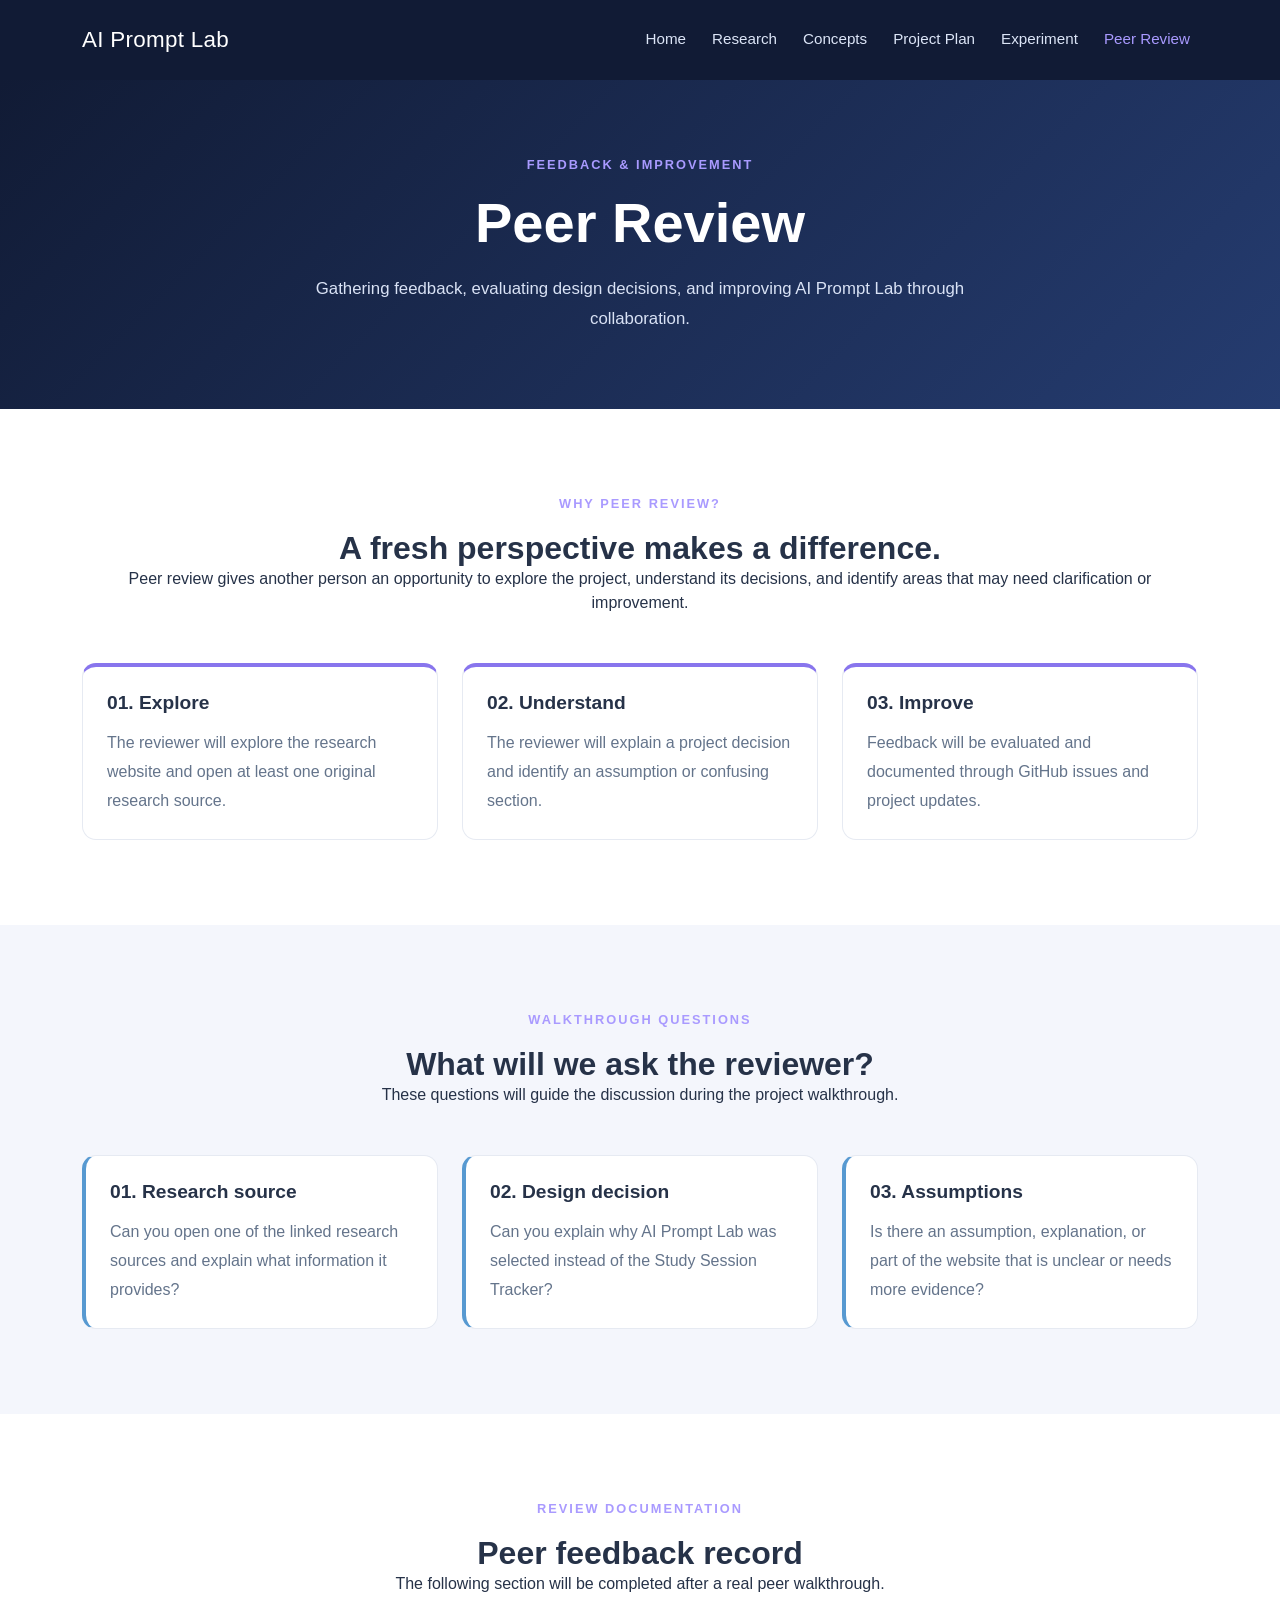
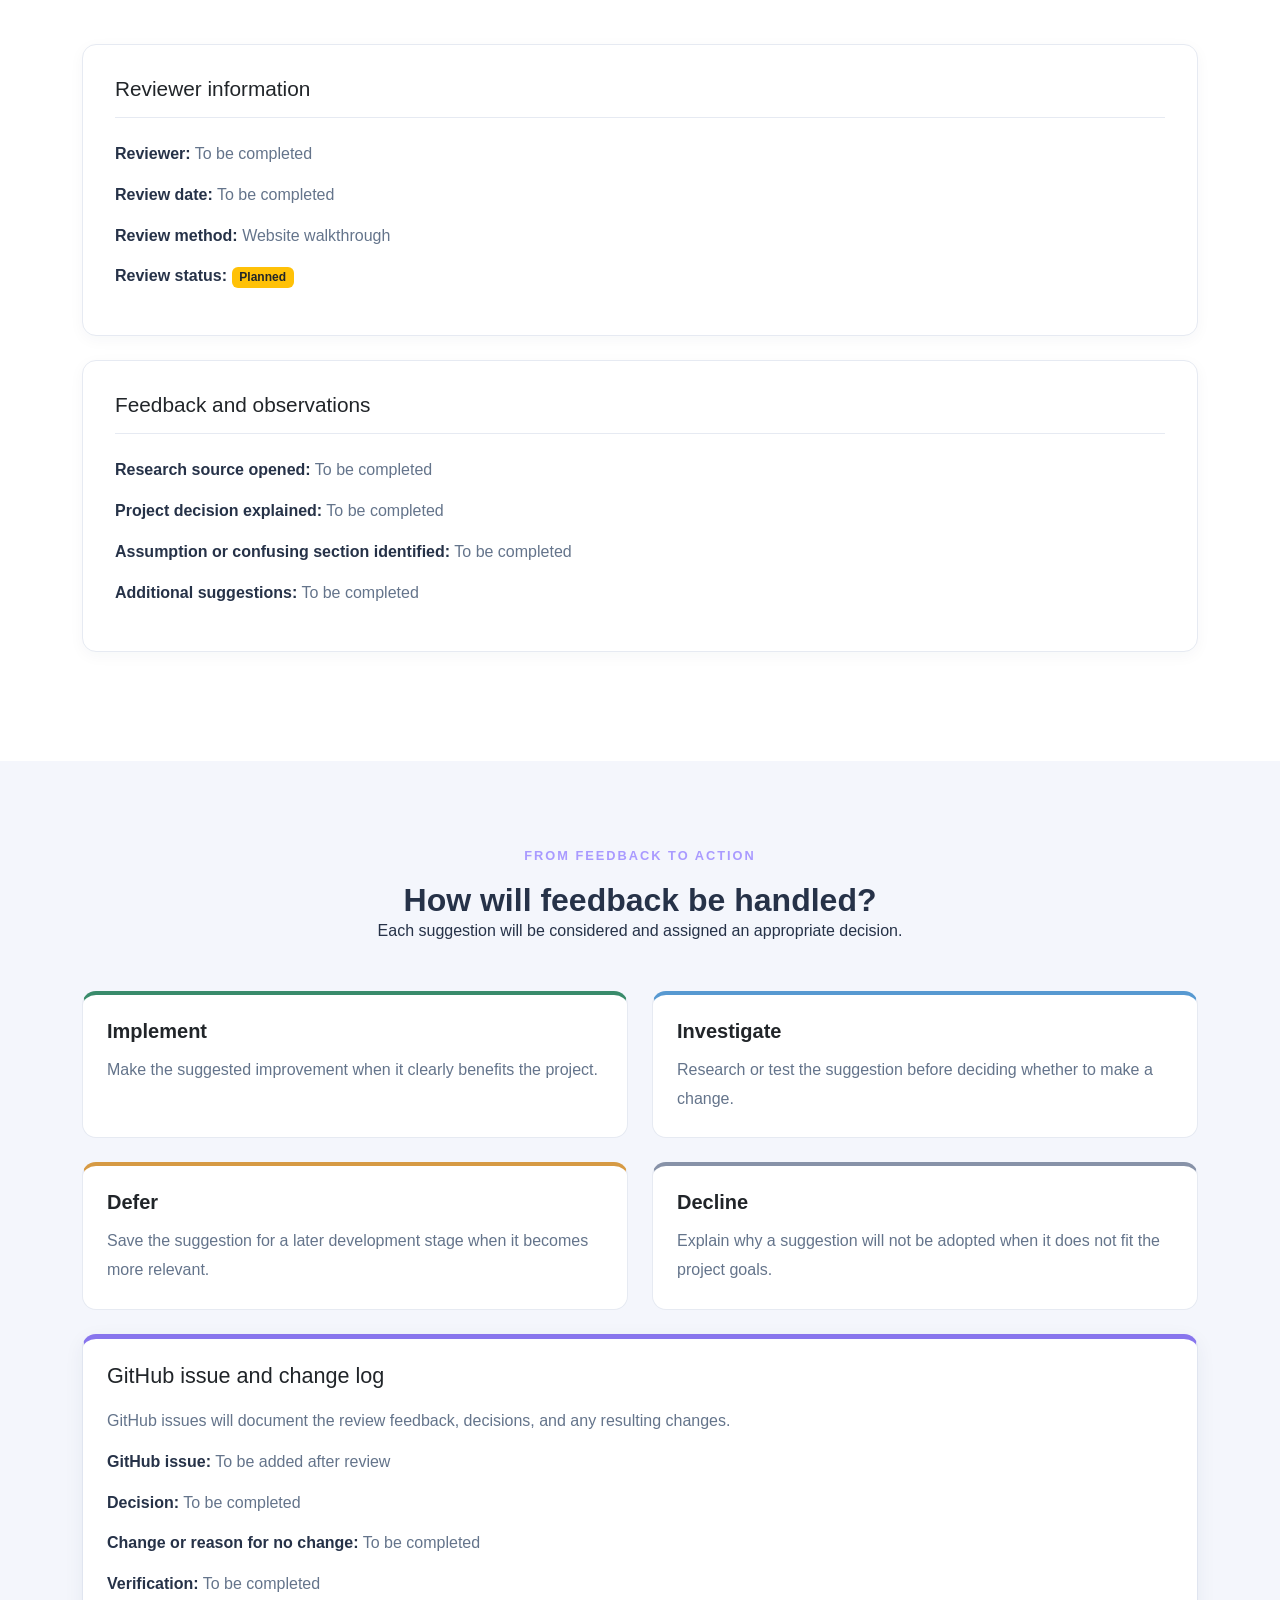
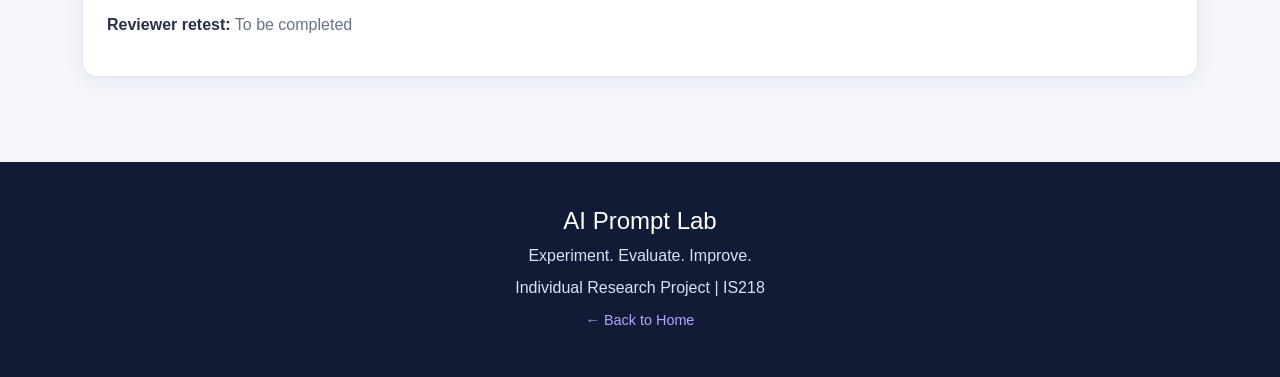
<file: review.html>
<!DOCTYPE html>
<html lang="en">
<head>
    <meta charset="UTF-8">
    <meta name="viewport" content="width=device-width, initial-scale=1.0">
    <title>Peer Review | AI Prompt Lab</title>

    <!-- Bootstrap CSS -->
    <link href="https://cdn.jsdelivr.net/npm/bootstrap@5.3.3/dist/css/bootstrap.min.css"
          rel="stylesheet">

    <!-- Shared stylesheet -->
    <link rel="stylesheet" href="css/style.css">
</head>

<body>

<!-- Navigation -->
<nav class="navbar navbar-expand-lg navbar-dark">
    <div class="container">
        <a class="navbar-brand" href="index.html">AI Prompt Lab</a>

        <button class="navbar-toggler" type="button"
                data-bs-toggle="collapse"
                data-bs-target="#mainNav">
            <span class="navbar-toggler-icon"></span>
        </button>

        <div class="collapse navbar-collapse" id="mainNav">
            <ul class="navbar-nav ms-auto">
                <li class="nav-item"><a class="nav-link" href="index.html">Home</a></li>
                <li class="nav-item"><a class="nav-link" href="research.html">Research</a></li>
                <li class="nav-item"><a class="nav-link" href="concepts.html">Concepts</a></li>
                <li class="nav-item"><a class="nav-link" href="project-plan.html">Project Plan</a></li>
                <li class="nav-item"><a class="nav-link" href="experiment.html">Experiment</a></li>
                <li class="nav-item"><a class="nav-link active" href="review.html">Peer Review</a></li>
            </ul>
        </div>
    </div>
</nav>

<!-- Page Hero -->
<header class="page-hero">
    <div class="container text-center">
        <p class="section-label">FEEDBACK & IMPROVEMENT</p>
        <h1>Peer Review</h1>
        <p>
            Gathering feedback, evaluating design decisions,
            and improving AI Prompt Lab through collaboration.
        </p>
    </div>
</header>

<!-- Introduction -->
<section class="section-padding review-intro">
    <div class="container">
        <div class="text-center mb-5">
            <p class="section-label">WHY PEER REVIEW?</p>
            <h2 class="section-heading">A fresh perspective makes a difference.</h2>
            <p>
                Peer review gives another person an opportunity to explore
                the project, understand its decisions, and identify areas
                that may need clarification or improvement.
            </p>
        </div>

        <div class="row g-4">
            <div class="col-md-4">
                <div class="card h-100 p-4">
                    <h4>01. Explore</h4>
                    <p>
                        The reviewer will explore the research website
                        and open at least one original research source.
                    </p>
                </div>
            </div>

            <div class="col-md-4">
                <div class="card h-100 p-4">
                    <h4>02. Understand</h4>
                    <p>
                        The reviewer will explain a project decision
                        and identify an assumption or confusing section.
                    </p>
                </div>
            </div>

            <div class="col-md-4">
                <div class="card h-100 p-4">
                    <h4>03. Improve</h4>
                    <p>
                        Feedback will be evaluated and documented
                        through GitHub issues and project updates.
                    </p>
                </div>
            </div>
        </div>
    </div>
</section>

<!-- Reviewer Questions -->
<section class="section-padding review-questions">
    <div class="container">
        <div class="text-center mb-5">
            <p class="section-label">WALKTHROUGH QUESTIONS</p>
            <h2 class="section-heading">What will we ask the reviewer?</h2>
            <p>
                These questions will guide the discussion during
                the project walkthrough.
            </p>
        </div>

        <div class="row g-4">
            <div class="col-md-4">
                <div class="card h-100 p-4">
                    <h4>01. Research source</h4>
                    <p>
                        Can you open one of the linked research sources
                        and explain what information it provides?
                    </p>
                </div>
            </div>

            <div class="col-md-4">
                <div class="card h-100 p-4">
                    <h4>02. Design decision</h4>
                    <p>
                        Can you explain why AI Prompt Lab was selected
                        instead of the Study Session Tracker?
                    </p>
                </div>
            </div>

            <div class="col-md-4">
                <div class="card h-100 p-4">
                    <h4>03. Assumptions</h4>
                    <p>
                        Is there an assumption, explanation, or part
                        of the website that is unclear or needs more evidence?
                    </p>
                </div>
            </div>
        </div>
    </div>
</section>

<!-- Feedback Record -->
<section class="section-padding review-record">
    <div class="container">
        <div class="text-center mb-5">
            <p class="section-label">REVIEW DOCUMENTATION</p>
            <h2 class="section-heading">Peer feedback record</h2>
            <p>
                The following section will be completed after
                a real peer walkthrough.
            </p>
        </div>

        <div class="card p-4 mb-4">
            <h4>Reviewer information</h4>
            <p><strong>Reviewer:</strong> To be completed</p>
            <p><strong>Review date:</strong> To be completed</p>
            <p><strong>Review method:</strong> Website walkthrough</p>
            <p><strong>Review status:</strong>
                <span class="badge bg-warning text-dark">Planned</span>
            </p>
        </div>

        <div class="card p-4 mb-4">
            <h4>Feedback and observations</h4>
            <p><strong>Research source opened:</strong> To be completed</p>
            <p><strong>Project decision explained:</strong> To be completed</p>
            <p><strong>Assumption or confusing section identified:</strong> To be completed</p>
            <p><strong>Additional suggestions:</strong> To be completed</p>
        </div>
    </div>
</section>

<!-- Feedback Decisions -->
<section class="section-padding review-decisions">
    <div class="container">
        <div class="text-center mb-5">
            <p class="section-label">FROM FEEDBACK TO ACTION</p>
            <h2 class="section-heading">How will feedback be handled?</h2>
            <p>
                Each suggestion will be considered and assigned
                an appropriate decision.
            </p>
        </div>

        <div class="row g-4">
            <div class="col-md-6">
                <div class="card h-100 p-4">
                    <h4>Implement</h4>
                    <p>
                        Make the suggested improvement when it clearly
                        benefits the project.
                    </p>
                </div>
            </div>

            <div class="col-md-6">
                <div class="card h-100 p-4">
                    <h4>Investigate</h4>
                    <p>
                        Research or test the suggestion before deciding
                        whether to make a change.
                    </p>
                </div>
            </div>

            <div class="col-md-6">
                <div class="card h-100 p-4">
                    <h4>Defer</h4>
                    <p>
                        Save the suggestion for a later development stage
                        when it becomes more relevant.
                    </p>
                </div>
            </div>

            <div class="col-md-6">
                <div class="card h-100 p-4">
                    <h4>Decline</h4>
                    <p>
                        Explain why a suggestion will not be adopted
                        when it does not fit the project goals.
                    </p>
                </div>
            </div>
        </div>

        <div class="card p-4 mt-4 review-github-card">
            <h4>GitHub issue and change log</h4>
            <p>
                GitHub issues will document the review feedback,
                decisions, and any resulting changes.
            </p>
            <p><strong>GitHub issue:</strong> To be added after review</p>
            <p><strong>Decision:</strong> To be completed</p>
            <p><strong>Change or reason for no change:</strong> To be completed</p>
            <p><strong>Verification:</strong> To be completed</p>
            <p><strong>Reviewer retest:</strong> To be completed</p>
        </div>
    </div>
</section>

<!-- Footer -->
<footer class="site-footer">
    <div class="container text-center">
        <h4>AI Prompt Lab</h4>
        <p>Experiment. Evaluate. Improve.</p>
        <p>Individual Research Project | IS218</p>
        <a href="index.html">← Back to Home</a>
    </div>
</footer>

<!-- Bootstrap JS -->
<script src="https://cdn.jsdelivr.net/npm/bootstrap@5.3.3/dist/js/bootstrap.bundle.min.js"></script>

</body>
</html>
</file>
<file: css/style.css>
/* General Styles */
body {
    font-family: Arial, Helvetica, sans-serif;
    color: #263248;
    margin: 0;
    background-color: #ffffff;
}

h1, h2, h3 {
    font-weight: 700;
}

a {
    text-decoration: none;
}

/* Navigation */
.navbar {
    background-color: #111b35;
    padding: 18px 0;
}

.navbar-brand {
    font-size: 1.4rem;
    letter-spacing: 0.3px;
}

.nav-link {
    color: #dce5f7 !important;
    margin-left: 10px;
    font-size: 0.95rem;
}

.nav-link:hover,
.nav-link.active {
    color: #a99aff !important;
}

/* Hero Section */
.hero-section {
    background: linear-gradient(135deg, #111b35, #253c70);
    color: white;
    padding: 100px 0;
}

.hero-label,
.section-label {
    color: #a99aff;
    font-size: 0.8rem;
    font-weight: 700;
    letter-spacing: 2px;
    margin-bottom: 15px;
}

.hero-section h1 {
    font-size: clamp(2.5rem, 5vw, 4rem);
    line-height: 1.15;
    margin-bottom: 25px;
}

.hero-section h1 span {
    display: block;
    color: #b5a5ff;
}

.hero-description {
    color: #d9e2f5;
    font-size: 1.1rem;
    line-height: 1.8;
    max-width: 650px;
    margin-bottom: 30px;
}

.btn-primary-custom {
    display: inline-block;
    background-color: #8875ed;
    color: white;
    padding: 13px 26px;
    border-radius: 8px;
    font-weight: 600;
    transition: 0.3s;
}

.btn-primary-custom:hover {
    background-color: #a294ff;
    color: #111b35;
}

/* Hero Card */
.hero-card {
    background-color: rgba(255, 255, 255, 0.10);
    border: 1px solid rgba(255, 255, 255, 0.2);
    padding: 35px;
    border-radius: 18px;
    backdrop-filter: blur(10px);
}

.hero-card-icon {
    font-size: 2.5rem;
    color: #b5a5ff;
    margin-bottom: 15px;
}

.hero-card h3 {
    font-size: 1.5rem;
    margin-bottom: 15px;
}

.hero-card p {
    color: #d9e2f5;
    line-height: 1.8;
}

.hero-card-footer {
    display: flex;
    flex-wrap: wrap;
    gap: 10px;
    margin-top: 25px;
}

.hero-card-footer span {
    font-size: 0.65rem;
    letter-spacing: 1px;
    background-color: rgba(181, 165, 255, 0.2);
    padding: 7px 10px;
    border-radius: 20px;
}

/* General Sections */
.section-padding {
    padding: 85px 0;
}

.section-heading {
    max-width: 700px;
    margin: 0 auto;
}

.section-heading h2,
.audience-section h2 {
    font-size: 2.3rem;
    margin-bottom: 18px;
}

.section-heading > p:last-child {
    color: #64748b;
    line-height: 1.7;
}

/* Overview Cards */
.info-card {
    height: 100%;
    padding: 35px 28px;
    border: 1px solid #e6eaf2;
    border-radius: 14px;
    background-color: white;
    transition: 0.3s;
}

.info-card:hover,
.navigation-card:hover {
    transform: translateY(-5px);
    box-shadow: 0 12px 30px rgba(31, 45, 85, 0.10);
}

.info-icon {
    color: #8875ed;
    font-size: 2rem;
    margin-bottom: 20px;
}

.info-card h3 {
    font-size: 1.3rem;
    margin-bottom: 12px;
}

.info-card p {
    color: #64748b;
    line-height: 1.7;
    margin-bottom: 0;
}

/* Audience Section */
.audience-section {
    background-color: #f4f6fc;
}

.audience-section p {
    color: #64748b;
    line-height: 1.8;
}

.audience-card {
    background-color: white;
    padding: 35px;
    border-radius: 15px;
    border: 1px solid #e6eaf2;
}

.audience-card h3 {
    font-size: 1.3rem;
    margin-bottom: 20px;
}

.audience-card ul {
    padding-left: 20px;
    margin-bottom: 0;
}

.audience-card li {
    color: #526078;
    margin-bottom: 15px;
    line-height: 1.6;
}

/* Navigation Cards */
.navigation-card {
    display: block;
    height: 100%;
    padding: 28px;
    border: 1px solid #e6eaf2;
    border-radius: 13px;
    color: #263248;
    transition: 0.3s;
}

.navigation-card h3 {
    font-size: 1.25rem;
    margin-bottom: 12px;
}

.navigation-card p {
    color: #64748b;
    line-height: 1.6;
}

.navigation-card span {
    display: inline-block;
    color: #7663dc;
    font-weight: 700;
    font-size: 0.9rem;
    margin-top: 10px;
}

.portfolio-card {
    background-color: #f4f6fc;
    border-style: dashed;
}

/* Footer */
.site-footer {
    background-color: #111b35;
    color: white;
    padding: 45px 0;
}

.site-footer h3 {
    font-size: 1.4rem;
}

.site-footer p {
    color: #d9e2f5;
    margin-bottom: 8px;
}

.footer-small {
    font-size: 0.85rem;
    color: #9caac4 !important;
}

/* Responsive Adjustments */
@media (max-width: 768px) {
    .hero-section {
        padding: 65px 0;
    }

    .section-padding {
        padding: 60px 0;
    }

    .section-heading h2,
    .audience-section h2 {
        font-size: 1.9rem;
    }

    .hero-card {
        padding: 25px;
    }
}




/* =================================
   RESEARCH PAGE
================================= */

/* Page Hero */
.page-hero {
    background: linear-gradient(135deg, #111b35, #253c70);
    color: white;
    padding: 75px 0;
    text-align: center;
}

.page-hero h1 {
    font-size: clamp(2.5rem, 5vw, 3.5rem);
    margin-bottom: 18px;
}

.page-hero > .container > p:last-child {
    color: #d9e2f5;
    max-width: 700px;
    margin: 0 auto;
    line-height: 1.8;
    font-size: 1.05rem;
}

/* Research Question */
.research-question-card {
    background: linear-gradient(135deg, #f1efff, #f5f7ff);
    border: 1px solid #e4e0ff;
    border-radius: 16px;
    padding: 45px;
}

.research-question-card h2 {
    font-size: 1.9rem;
    line-height: 1.5;
    margin-bottom: 20px;
}

.research-question-card > p:last-child {
    color: #64748b;
    line-height: 1.8;
    margin-bottom: 0;
}

/* Research Background */
.research-background {
    background-color: #f4f6fc;
}

.research-info-card {
    background-color: white;
    height: 100%;
    padding: 32px;
    border-radius: 14px;
    border: 1px solid #e6eaf2;
}

.research-info-card h3 {
    font-size: 1.3rem;
    margin-bottom: 15px;
}

.research-info-card p {
    color: #64748b;
    line-height: 1.8;
    margin-bottom: 0;
}

/* Iterative Process Highlight */
.research-highlight {
    background-color: #111b35;
    color: white;
    border-radius: 16px;
    padding: 35px;
}

.research-highlight h3 {
    color: #b5a5ff;
    margin-bottom: 15px;
}

.research-highlight p {
    color: #d9e2f5;
    line-height: 1.8;
}

.iteration-flow {
    display: flex;
    align-items: center;
    justify-content: center;
    flex-wrap: wrap;
    gap: 12px;
    margin-top: 28px;
}

.iteration-step {
    background-color: rgba(181, 165, 255, 0.18);
    border: 1px solid rgba(181, 165, 255, 0.4);
    border-radius: 9px;
    padding: 12px 16px;
    font-size: 0.9rem;
    text-align: center;
}

.iteration-flow > span {
    color: #b5a5ff;
    font-weight: bold;
}

/* Research Findings */
.research-finding {
    display: flex;
    gap: 25px;
    padding: 32px 0;
    border-bottom: 1px solid #e6eaf2;
}

.finding-number {
    min-width: 55px;
    height: 55px;
    display: flex;
    justify-content: center;
    align-items: center;
    background-color: #eeeaff;
    color: #7663dc;
    font-weight: 700;
    border-radius: 12px;
}

.research-finding h3 {
    font-size: 1.3rem;
    margin-bottom: 12px;
}

.research-finding p {
    color: #64748b;
    line-height: 1.8;
}

.research-finding a {
    color: #7663dc;
    font-weight: 600;
}

.research-finding a:hover {
    color: #5140b8;
    text-decoration: underline;
}

.research-finding .source-date {
    font-size: 0.8rem;
    margin-top: 10px;
    margin-bottom: 0;
    color: #8490a5;
}

/* Evidence Cards */
.evidence-card {
    height: 100%;
    background-color: white;
    padding: 30px;
    border-radius: 14px;
    border: 1px solid #e6eaf2;
}

.evidence-label {
    display: inline-block;
    padding: 6px 12px;
    border-radius: 20px;
    font-size: 0.7rem;
    font-weight: 700;
    letter-spacing: 1px;
    margin-bottom: 18px;
}

.evidence-card h3 {
    font-size: 1.25rem;
    margin-bottom: 18px;
}

.evidence-card ul {
    padding-left: 20px;
    margin-bottom: 0;
}

.evidence-card li {
    color: #64748b;
    line-height: 1.7;
    margin-bottom: 12px;
}

.fact-card {
    border-top: 4px solid #5799d1;
}

.fact-card .evidence-label {
    color: #3174ae;
    background-color: #e9f4ff;
}

.interpretation-card {
    border-top: 4px solid #8875ed;
}

.interpretation-card .evidence-label {
    color: #7663dc;
    background-color: #eeeaff;
}

.assumption-card {
    border-top: 4px solid #d69a44;
}

.assumption-card .evidence-label {
    color: #a86d18;
    background-color: #fff3df;
}

/* Design Decisions */
.design-decision {
    display: flex;
    gap: 25px;
    padding: 28px;
    margin-top: 20px;
    border: 1px solid #e6eaf2;
    border-radius: 13px;
    background-color: white;
}

.design-decision-icon {
    min-width: 55px;
    height: 55px;
    display: flex;
    justify-content: center;
    align-items: center;
    border-radius: 12px;
    background-color: #eeeaff;
    color: #7663dc;
    font-size: 1.6rem;
}

.design-decision h3 {
    font-size: 1.25rem;
    margin-bottom: 10px;
}

.design-decision p {
    color: #64748b;
    line-height: 1.8;
    margin-bottom: 12px;
}

.design-decision span {
    color: #7663dc;
    font-size: 0.85rem;
    font-weight: 700;
}

/* Research Footer Link */
.site-footer a {
    color: #b5a5ff;
    font-size: 0.9rem;
}

.site-footer a:hover {
    color: white;
}

/* Responsive Research Page */
@media (max-width: 768px) {
    .page-hero {
        padding: 55px 0;
    }

    .research-question-card {
        padding: 28px;
    }

    .research-question-card h2 {
        font-size: 1.5rem;
    }

    .research-finding {
        gap: 15px;
    }

    .finding-number {
        min-width: 42px;
        height: 42px;
    }

    .iteration-flow {
        flex-direction: column;
    }

    .iteration-flow > span {
        transform: rotate(90deg);
    }

    .design-decision {
        padding: 22px;
        gap: 15px;
    }
}



/* =================================
   CONCEPTS PAGE
================================= */

/* Concept Cards */
.concept-card {
    height: 100%;
    padding: 32px;
    background-color: white;
    border: 1px solid #e6eaf2;
    border-radius: 16px;
    transition: 0.3s;
}

.concept-card:hover {
    transform: translateY(-5px);
    box-shadow: 0 12px 30px rgba(31, 45, 85, 0.10);
}

.selected-concept {
    border: 2px solid #8875ed;
}

.concept-card-top {
    display: flex;
    justify-content: space-between;
    align-items: center;
    margin-bottom: 25px;
}

.concept-number {
    color: #7663dc;
    font-size: 0.8rem;
    font-weight: 700;
    letter-spacing: 1.5px;
}

.selected-label,
.alternative-label {
    display: inline-block;
    padding: 7px 12px;
    border-radius: 20px;
    font-size: 0.7rem;
    font-weight: 700;
    letter-spacing: 0.8px;
}

.selected-label {
    background-color: #eeeaff;
    color: #7663dc;
}

.alternative-label {
    background-color: #edf1f7;
    color: #64748b;
}

/* Concept Illustrations */
.concept-illustration {
    height: 180px;
    border-radius: 12px;
    display: flex;
    flex-direction: column;
    justify-content: center;
    align-items: center;
    margin-bottom: 28px;
}

.ai-illustration {
    background: linear-gradient(135deg, #18264a, #6655b8);
    color: white;
}

.study-illustration {
    background: linear-gradient(135deg, #e8efff, #d8e3f8);
    color: #435a8b;
}

.illustration-symbol {
    font-size: 3.5rem;
    margin-bottom: 8px;
}

.illustration-caption {
    font-size: 0.9rem;
    font-weight: 600;
}

.concept-card h2 {
    font-size: 1.8rem;
    margin-bottom: 8px;
}

.concept-tagline {
    color: #7663dc;
    font-weight: 600;
    margin-bottom: 20px;
}

.concept-card > p:not(.concept-tagline) {
    color: #64748b;
    line-height: 1.8;
}

.concept-card h3 {
    font-size: 1.1rem;
    margin-top: 25px;
    margin-bottom: 15px;
}

.concept-card ul {
    padding-left: 20px;
}

.concept-card li {
    color: #64748b;
    margin-bottom: 11px;
    line-height: 1.6;
}

.concept-audience {
    background-color: #f4f6fc;
    padding: 17px;
    border-radius: 10px;
    margin-top: 25px;
    color: #526078;
    line-height: 1.7;
}

/* Comparison Section */
.comparison-section {
    background-color: #f4f6fc;
}

.comparison-table-wrapper {
    overflow-x: auto;
    border-radius: 13px;
    border: 1px solid #e6eaf2;
    background-color: white;
}

.comparison-table {
    min-width: 750px;
    margin-bottom: 0;
}

.comparison-table th,
.comparison-table td {
    padding: 18px;
    vertical-align: middle;
}

.comparison-table thead th {
    background-color: #182444;
    color: white;
    border: none;
}

.comparison-table tbody th {
    color: #263248;
    font-weight: 700;
    width: 22%;
}

.comparison-table td {
    color: #64748b;
}

.comparison-table tbody tr:nth-child(even) {
    background-color: #f8f9fd;
}

.comparison-note {
    font-size: 0.85rem;
    color: #8490a5;
    margin-top: 15px;
}

/* Tradeoffs */
.tradeoff-card {
    height: 100%;
    padding: 32px;
    border-radius: 14px;
    border: 1px solid #e6eaf2;
    background-color: white;
}

.tradeoff-icon {
    font-size: 2.2rem;
    color: #8875ed;
    margin-bottom: 18px;
}

.alternative-tradeoff .tradeoff-icon {
    color: #7791bd;
}

.tradeoff-card h3 {
    font-size: 1.3rem;
    margin-bottom: 20px;
}

.tradeoff-card ul {
    padding-left: 20px;
    margin-bottom: 0;
}

.tradeoff-card li {
    color: #64748b;
    line-height: 1.7;
    margin-bottom: 13px;
}

/* Final Decision */
.decision-section {
    background-color: #f4f6fc;
}

.decision-card {
    background: linear-gradient(135deg, #111b35, #253c70);
    color: white;
    padding: 55px;
    border-radius: 18px;
    text-align: center;
}

.decision-card h2 {
    font-size: 2.5rem;
    margin: 20px 0;
}

.decision-card > p {
    color: #d9e2f5;
    line-height: 1.8;
    max-width: 750px;
    margin: 0 auto 15px;
}

.decision-card .btn {
    margin-top: 20px;
}

/* Responsive Concepts Page */
@media (max-width: 768px) {
    .concept-card {
        padding: 24px;
    }

    .concept-illustration {
        height: 145px;
    }

    .decision-card {
        padding: 35px 22px;
    }

    .decision-card h2 {
        font-size: 2rem;
    }
}



/* =================================
   PROJECT PLAN PAGE
================================= */

/* Dream, Promise, Experiment */
.plan-card {
    height: 100%;
    padding: 32px;
    border-radius: 15px;
    background-color: white;
    border: 1px solid #e6eaf2;
    transition: 0.3s;
}

.plan-card:hover,
.technology-card:hover,
.security-card:hover {
    transform: translateY(-5px);
    box-shadow: 0 12px 30px rgba(31, 45, 85, 0.09);
}

.plan-icon {
    width: 55px;
    height: 55px;
    display: flex;
    align-items: center;
    justify-content: center;
    border-radius: 13px;
    font-size: 1.8rem;
    margin-bottom: 25px;
}

.dream-card .plan-icon {
    background-color: #eeeaff;
    color: #7663dc;
}

.promise-card .plan-icon {
    background-color: #e6f4ef;
    color: #398b6b;
}

.experiment-plan-card .plan-icon {
    background-color: #eaf1ff;
    color: #5278ba;
}

.plan-label {
    color: #7663dc;
    font-size: 0.75rem;
    font-weight: 700;
    letter-spacing: 1.5px;
}

.plan-card h3 {
    font-size: 1.4rem;
    margin: 12px 0;
}

.plan-card > p {
    color: #64748b;
    line-height: 1.8;
    margin-top: 15px;
}

.plan-card-footer {
    border-top: 1px solid #e6eaf2;
    padding-top: 17px;
    margin-top: 25px;
    color: #8490a5;
    font-size: 0.85rem;
    font-weight: 600;
}

/* Project Plan Background */
.plan-background {
    background-color: #f4f6fc;
}

/* User Stories */
.user-story-list {
    max-width: 950px;
    margin-left: auto;
    margin-right: auto;
}

.user-story {
    display: flex;
    gap: 25px;
    background-color: white;
    border: 1px solid #e6eaf2;
    border-radius: 13px;
    padding: 25px;
    margin-bottom: 16px;
    align-items: flex-start;
}

.story-number {
    min-width: 50px;
    height: 50px;
    display: flex;
    justify-content: center;
    align-items: center;
    background-color: #eeeaff;
    color: #7663dc;
    border-radius: 12px;
    font-weight: 700;
}

.story-category {
    color: #7663dc;
    font-size: 0.7rem;
    font-weight: 700;
    letter-spacing: 1.3px;
}

.user-story h3 {
    font-size: 1.2rem;
    margin: 8px 0;
}

.user-story p {
    color: #64748b;
    line-height: 1.8;
    margin-bottom: 0;
}

/* Technology Cards */
.technology-card {
    height: 100%;
    padding: 28px;
    border: 1px solid #e6eaf2;
    border-radius: 13px;
    background-color: white;
    transition: 0.3s;
}

.technology-icon {
    display: flex;
    align-items: center;
    justify-content: center;
    width: 55px;
    height: 55px;
    border-radius: 12px;
    background-color: #eeeaff;
    color: #7663dc;
    font-size: 1.1rem;
    font-weight: 700;
    margin-bottom: 20px;
}

.technology-card h3 {
    font-size: 1.25rem;
    margin-bottom: 12px;
}

.technology-card p {
    color: #64748b;
    line-height: 1.7;
}

.technology-card > span {
    display: inline-block;
    margin-top: 10px;
    color: #7663dc;
    font-size: 0.8rem;
    font-weight: 700;
}

.technology-note {
    background-color: #f1efff;
    border: 1px solid #e4e0ff;
    padding: 28px;
    border-radius: 13px;
}

.technology-note h3 {
    font-size: 1.2rem;
    margin-bottom: 12px;
}

.technology-note p {
    color: #64748b;
    line-height: 1.8;
    margin-bottom: 0;
}

/* Architecture Diagram */
.architecture-container {
    max-width: 850px;
    margin-left: auto;
    margin-right: auto;
}

.architecture-layer {
    padding: 28px;
    text-align: center;
    border-radius: 15px;
    border: 1px solid #e6eaf2;
}

.interface-layer {
    background-color: white;
    border-top: 5px solid #8875ed;
}

.backend-layer {
    background-color: #eae7ff;
    border-top: 5px solid #7663dc;
}

.database-layer {
    background-color: white;
    border-top: 5px solid #5799d1;
}

.architecture-label {
    color: #7663dc;
    font-size: 0.7rem;
    font-weight: 700;
    letter-spacing: 1.5px;
}

.architecture-layer h3 {
    margin: 10px 0;
    font-size: 1.5rem;
}

.architecture-layer > p {
    color: #64748b;
    margin-bottom: 20px;
}

.architecture-items {
    display: flex;
    flex-wrap: wrap;
    justify-content: center;
    gap: 10px;
}

.architecture-items span {
    background-color: rgba(255, 255, 255, 0.85);
    border: 1px solid #e2e6f0;
    border-radius: 8px;
    padding: 9px 13px;
    color: #526078;
    font-size: 0.85rem;
}

.architecture-arrow {
    text-align: center;
    font-size: 2rem;
    color: #8875ed;
    padding: 8px;
}

.architecture-caption {
    text-align: center;
    color: #8490a5;
    font-size: 0.85rem;
    margin-top: 20px;
}

/* Security Cards */
.security-card {
    height: 100%;
    padding: 30px;
    background-color: white;
    border: 1px solid #e6eaf2;
    border-radius: 13px;
    transition: 0.3s;
}

.security-icon {
    font-size: 1.8rem;
    margin-bottom: 15px;
}

.security-card h3 {
    font-size: 1.25rem;
    margin-bottom: 12px;
}

.security-card p {
    color: #64748b;
    line-height: 1.8;
    margin-bottom: 0;
}

/* Project Scope */
.scope-card {
    height: 100%;
    background-color: white;
    border: 1px solid #e6eaf2;
    border-radius: 14px;
    padding: 32px;
}

.scope-label {
    display: inline-block;
    font-size: 0.7rem;
    font-weight: 700;
    letter-spacing: 1px;
    border-radius: 20px;
    padding: 7px 12px;
    margin-bottom: 20px;
}

.included-label {
    color: #398b6b;
    background-color: #e6f4ef;
}

.deferred-label {
    color: #a86d18;
    background-color: #fff3df;
}

.scope-card h3 {
    font-size: 1.3rem;
    margin-bottom: 20px;
}

.scope-card ul {
    padding-left: 20px;
    margin-bottom: 0;
}

.scope-card li {
    color: #64748b;
    line-height: 1.7;
    margin-bottom: 12px;
}

.scope-note {
    padding: 22px;
    border-radius: 12px;
    background-color: #eeeaff;
    color: #526078;
    line-height: 1.8;
}

/* Responsive Project Plan */
@media (max-width: 768px) {
    .plan-card,
    .technology-card,
    .security-card,
    .scope-card {
        padding: 24px;
    }

    .user-story {
        gap: 15px;
        padding: 20px;
    }

    .story-number {
        min-width: 42px;
        height: 42px;
    }

    .architecture-layer {
        padding: 22px 15px;
    }

    .architecture-items span {
        font-size: 0.78rem;
    }
}


/* =================================
   EXPERIMENT PAGE
================================= */

.experiment-question {
    max-width: 950px;
    margin: 0 auto;
    padding: 48px;
    background: linear-gradient(120deg, #172443, #293f75);
    color: white;
    border-radius: 18px;
    text-align: center;
}

.experiment-label {
    color: #b7a6ff;
    font-size: 0.75rem;
    font-weight: 700;
    letter-spacing: 1.5px;
}

.experiment-question h2 {
    font-size: 2rem;
    font-weight: 700;
    line-height: 1.4;
    margin: 20px 0;
}

.experiment-question p {
    color: #d5def1;
    line-height: 1.8;
    max-width: 760px;
    margin: 0 auto;
}

/* Background information */
.experiment-info-card {
    height: 100%;
    padding: 32px;
    border: 1px solid #e4e9f2;
    background: white;
    border-radius: 14px;
}

.experiment-icon {
    display: flex;
    align-items: center;
    justify-content: center;
    width: 52px;
    height: 52px;
    border-radius: 12px;
    background: #eeeaff;
    color: #7965e5;
    font-size: 1.25rem;
    font-weight: 700;
    margin-bottom: 22px;
}

.experiment-info-card h3,
.ai-experiment-card h3 {
    font-size: 1.3rem;
    margin-bottom: 14px;
}

.experiment-info-card p,
.ai-experiment-card p {
    color: #64748b;
    line-height: 1.8;
    margin-bottom: 0;
}

/* Approach cards */
.approach-card {
    height: 100%;
    padding: 32px;
    border: 1px solid #e3e8f2;
    border-radius: 15px;
    background: white;
}

.strategy-card {
    border-top: 4px solid #8875ed;
}

.approach-number {
    color: #7965e5;
    font-size: 0.75rem;
    font-weight: 700;
    letter-spacing: 1.5px;
}

.approach-card h3 {
    font-size: 1.5rem;
    margin: 14px 0;
}

.approach-description {
    color: #64748b;
    line-height: 1.8;
    min-height: 85px;
}

.approach-card h4 {
    font-size: 1rem;
    font-weight: 700;
    margin-top: 25px;
}

.approach-card ul {
    padding-left: 20px;
}

.approach-card li {
    color: #64748b;
    line-height: 1.7;
    margin-bottom: 9px;
}

.code-example {
    margin-top: 20px;
    background: #111b34;
    border-radius: 11px;
    overflow: hidden;
}

.code-caption {
    display: block;
    padding: 14px 18px 0;
    color: #b7a6ff;
    font-size: 0.68rem;
    font-weight: 700;
    letter-spacing: 1px;
}

.code-example pre {
    margin: 0;
    padding: 18px;
    overflow-x: auto;
}

.code-example code {
    color: #e0e7ff;
    font-size: 0.82rem;
    line-height: 1.8;
}

.experiment-disclaimer {
    color: #8490a5;
    font-size: 0.85rem;
    margin-top: 18px;
}

/* Comparison table */
.experiment-table {
    background: white;
    border: 1px solid #e2e7f0;
    border-radius: 12px;
    overflow: hidden;
}

.experiment-table thead th {
    background: #172443;
    color: white;
    padding: 18px;
    border: none;
}

.experiment-table tbody th,
.experiment-table tbody td {
    padding: 17px;
    color: #64748b;
    border-color: #e5e9f1;
}

.experiment-table tbody th {
    color: #253653;
}

/* Prediction */
.prediction-card {
    max-width: 950px;
    margin: 0 auto;
    padding: 45px;
    border-radius: 16px;
    background: linear-gradient(120deg, #172443, #293f75);
    color: white;
}

.prediction-card h2 {
    font-size: 1.8rem;
    margin: 15px 0;
}

.prediction-card > p {
    color: #d5def1;
    line-height: 1.9;
}

.prediction-highlight {
    border-left: 4px solid #a995ff;
    padding: 16px 20px;
    margin-top: 25px;
    background: rgba(255,255,255,0.08);
    color: #eeeaff;
    line-height: 1.8;
}

/* Experiment timeline */
.experiment-steps {
    max-width: 850px;
    margin-left: auto;
    margin-right: auto;
}

.experiment-step {
    display: flex;
    align-items: flex-start;
    gap: 23px;
    padding: 22px 0;
    border-bottom: 1px solid #e1e6f0;
}

.experiment-step > span {
    display: flex;
    align-items: center;
    justify-content: center;
    min-width: 48px;
    height: 48px;
    background: #eeeaff;
    color: #7965e5;
    border-radius: 12px;
    font-weight: 700;
}

.experiment-step h3 {
    font-size: 1.2rem;
    margin: 3px 0 9px;
}

.experiment-step p {
    color: #64748b;
    line-height: 1.7;
    margin-bottom: 0;
}

/* AI assistance */
.ai-experiment-card {
    height: 100%;
    padding: 30px;
    border: 1px solid #e4e9f2;
    border-radius: 14px;
    background: white;
}

.verification-note {
    background: #eeeaff;
    color: #526078;
    border-radius: 12px;
    padding: 22px;
    line-height: 1.8;
}

/* Status labels */
.status-label {
    display: inline-block;
    width: fit-content;
    padding: 7px 12px;
    border-radius: 20px;
    font-size: 0.68rem;
    font-weight: 700;
    letter-spacing: 0.8px;
}

.status-label.planned {
    background: #fff2dc;
    color: #a66b16;
}

.status-label.attempted {
    background: #e8efff;
    color: #4269aa;
}

.status-label.observed {
    background: #e3f4eb;
    color: #347b5e;
}

/* Progress journal */
.progress-list {
    max-width: 850px;
    margin-left: auto;
    margin-right: auto;
}

.progress-item {
    display: flex;
    align-items: flex-start;
    gap: 20px;
    padding: 23px;
    margin-bottom: 13px;
    background: white;
    border: 1px solid #e4e9f2;
    border-radius: 12px;
}

.progress-item h3 {
    font-size: 1.1rem;
    margin: 3px 0 8px;
}

.progress-item p {
    color: #64748b;
    line-height: 1.7;
    margin: 0;
}

.future-results {
    max-width: 850px;
    margin-left: auto;
    margin-right: auto;
    padding: 27px;
    border: 1px dashed #b9b1e9;
    border-radius: 13px;
    background: rgba(255,255,255,0.7);
}

.future-results h3 {
    font-size: 1.2rem;
}

.future-results p {
    color: #64748b;
    line-height: 1.7;
    margin: 0;
}

/* Responsive */
@media (max-width: 768px) {
    .experiment-question,
    .prediction-card {
        padding: 30px 22px;
    }

    .experiment-question h2 {
        font-size: 1.55rem;
    }

    .approach-card {
        padding: 23px;
    }

    .approach-description {
        min-height: auto;
    }

    .experiment-step {
        gap: 14px;
    }

    .progress-item {
        flex-direction: column;
        gap: 12px;
    }

    .experiment-table {
        min-width: 650px;
    }
}



/* =================================
   PEER REVIEW PAGE
================================= */

/* Introduction and question cards */
.review-intro .card,
.review-questions .card {
    height: 100%;
    padding: 32px;
    border: 1px solid #e6eaf2;
    border-radius: 14px;
    background-color: white;
    transition: 0.3s;
}

.review-intro .card:hover,
.review-questions .card:hover {
    transform: translateY(-5px);
    box-shadow: 0 12px 30px rgba(31, 45, 85, 0.10);
}

.review-intro .card h4,
.review-questions .card h4 {
    font-size: 1.2rem;
    font-weight: 700;
    color: #263248;
    margin-bottom: 15px;
}

.review-intro .card p,
.review-questions .card p {
    color: #64748b;
    line-height: 1.8;
    margin-bottom: 0;
}

/* Numbered introduction cards */
.review-intro .card {
    border-top: 4px solid #8875ed;
}

/* Question cards */
.review-questions .card {
    border-left: 4px solid #5799d1;
}

/* Alternating section background */
.review-questions,
.review-decisions {
    background-color: #f4f6fc;
}

/* Feedback record cards */
.review-record .card {
    padding: 32px !important;
    border: 1px solid #e6eaf2;
    border-radius: 14px;
    background-color: white;
    box-shadow: 0 4px 15px rgba(31, 45, 85, 0.04);
}

.review-record .card h4 {
    font-size: 1.3rem;
    margin-bottom: 22px;
    padding-bottom: 15px;
    border-bottom: 1px solid #e6eaf2;
}

.review-record .card p {
    color: #64748b;
    line-height: 1.8;
    margin-bottom: 12px;
}

.review-record .card strong {
    color: #263248;
}

/* Feedback decision cards */
.review-decisions .row .card {
    height: 100%;
    padding: 30px;
    border: 1px solid #e6eaf2;
    border-radius: 14px;
    background-color: white;
    transition: 0.3s;
}

.review-decisions .row .card:hover {
    transform: translateY(-5px);
    box-shadow: 0 12px 30px rgba(31, 45, 85, 0.10);
}

.review-decisions .row .card h4 {
    font-size: 1.25rem;
    font-weight: 700;
    margin-bottom: 13px;
}

/* Individual decision accents */
.review-decisions .row .col-md-6:nth-child(1) .card {
    border-top: 4px solid #398b6b;
}

.review-decisions .row .col-md-6:nth-child(2) .card {
    border-top: 4px solid #5799d1;
}

.review-decisions .row .col-md-6:nth-child(3) .card {
    border-top: 4px solid #d69a44;
}

.review-decisions .row .col-md-6:nth-child(4) .card {
    border-top: 4px solid #8792a8;
}

.review-decisions .row .card p {
    color: #64748b;
    line-height: 1.8;
    margin-bottom: 0;
}

/* GitHub issue card */
.review-github-card {
    border: 1px solid #e0e5f0 !important;
    border-top: 5px solid #8875ed !important;
    border-radius: 14px !important;
    background-color: white;
    box-shadow: 0 5px 20px rgba(31, 45, 85, 0.06);
}

.review-github-card h4 {
    font-size: 1.35rem;
    margin-bottom: 18px;
}

.review-github-card p {
    color: #64748b;
    line-height: 1.8;
    margin-bottom: 12px;
}

.review-github-card strong {
    color: #263248;
}

/* Responsive Peer Review Page */
@media (max-width: 768px) {
    .review-intro .card,
    .review-questions .card,
    .review-decisions .row .card {
        padding: 24px;
    }

    .review-record .card {
        padding: 24px !important;
    }
}



/* ========================================
   AI ASSISTANCE AND VERIFICATION SECTION
======================================== */

.ai-transparency-section {
    background: #f4f5fc;
}

.ai-transparency-intro {
    color: #64748b;
    max-width: 850px;
    margin: 0 auto;
    line-height: 1.8;
}

.ai-transparency-card {
    position: relative;
    border: 1px solid #e2e8f0;
    border-top: 4px solid #8872f8;
    border-radius: 16px;
    background: #ffffff;
    padding: 32px !important;
    box-shadow: 0 5px 18px rgba(20, 35, 70, 0.04);
    transition: transform 0.25s ease, box-shadow 0.25s ease;
}

.ai-transparency-card:hover {
    transform: translateY(-5px);
    box-shadow: 0 12px 28px rgba(20, 35, 70, 0.10);
}

.ai-transparency-card h4 {
    color: #1d3557;
    font-weight: 700;
    margin-bottom: 16px;
}

.ai-transparency-card p {
    color: #64748b;
    line-height: 1.8;
}

.ai-card-number {
    display: inline-flex;
    align-items: center;
    justify-content: center;
    width: 46px;
    height: 46px;
    margin-bottom: 20px;
    border-radius: 12px;
    background: #eeeaff;
    color: #795cf5;
    font-size: 16px;
    font-weight: 700;
}

/* Mobile adjustments */
@media (max-width: 767px) {
    .ai-transparency-card {
        padding: 24px !important;
    }

    .ai-transparency-card:hover {
        transform: none;
    }
}
</file>
